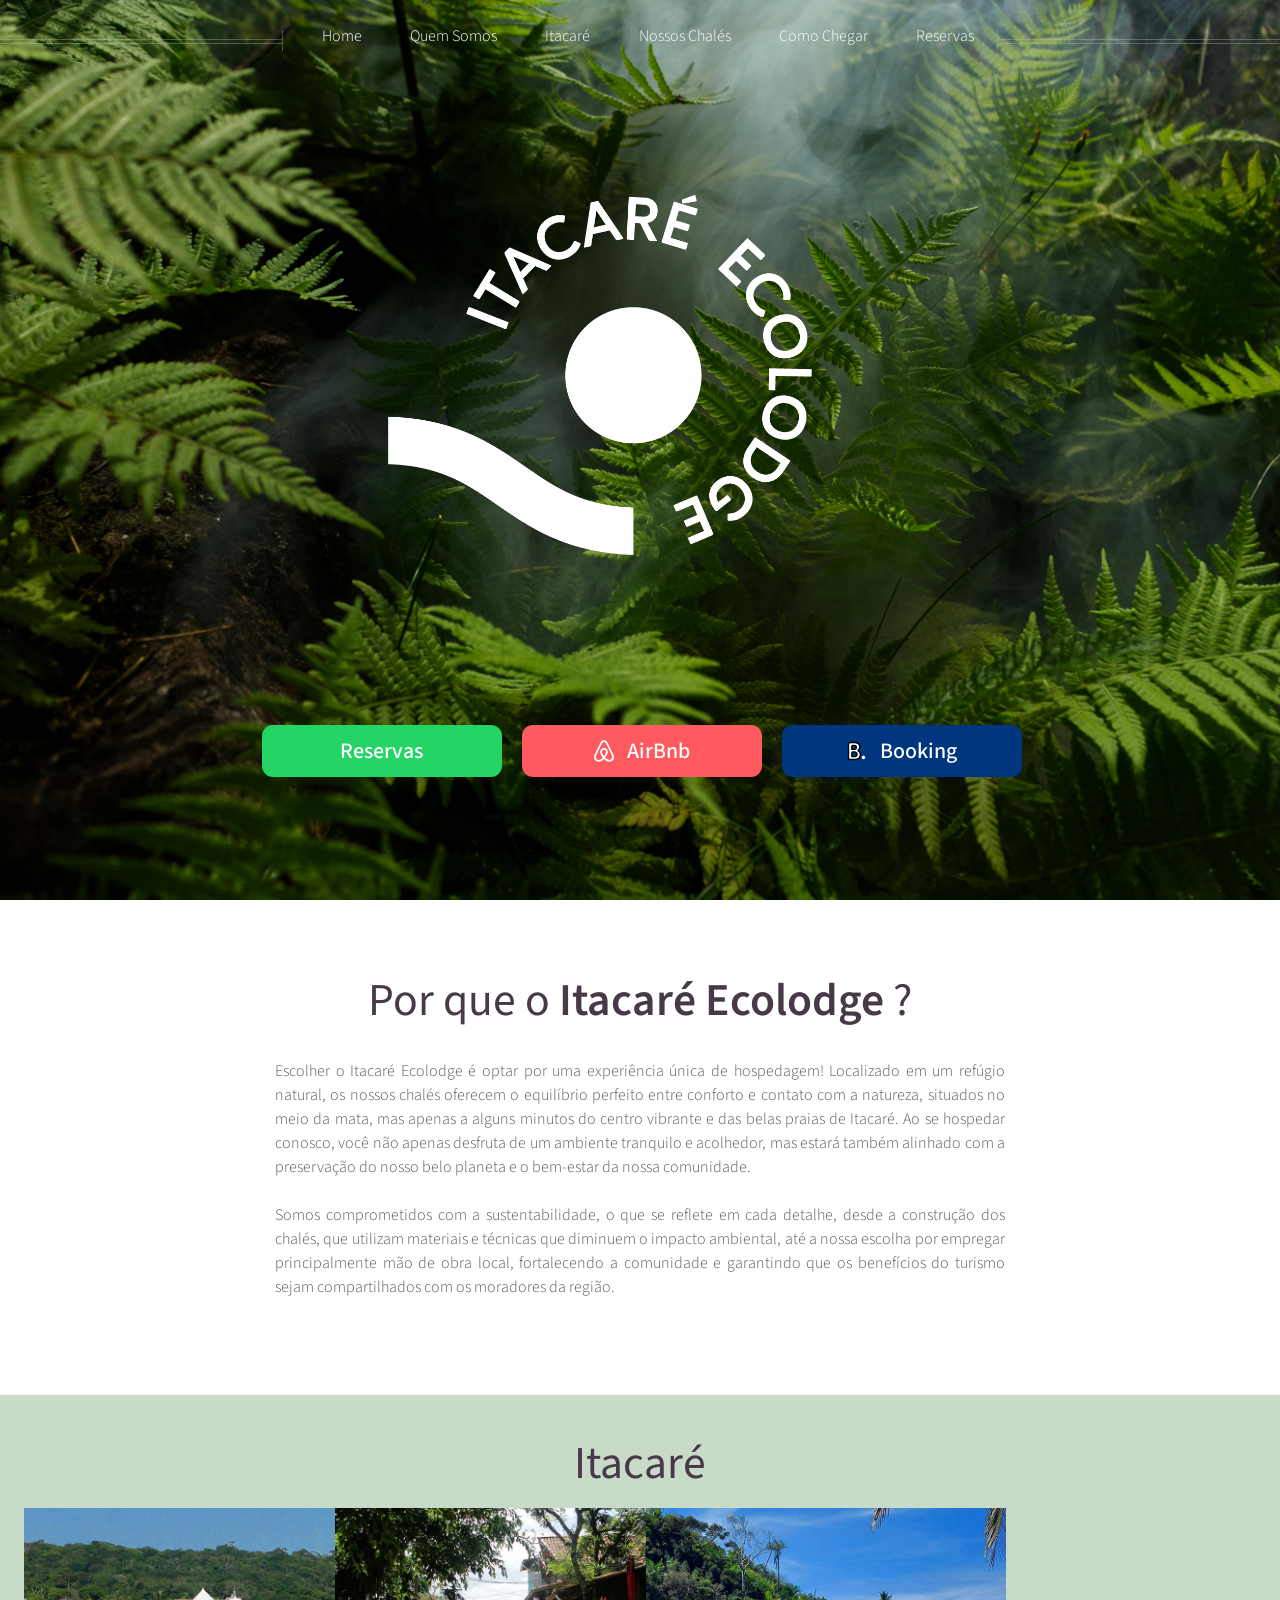
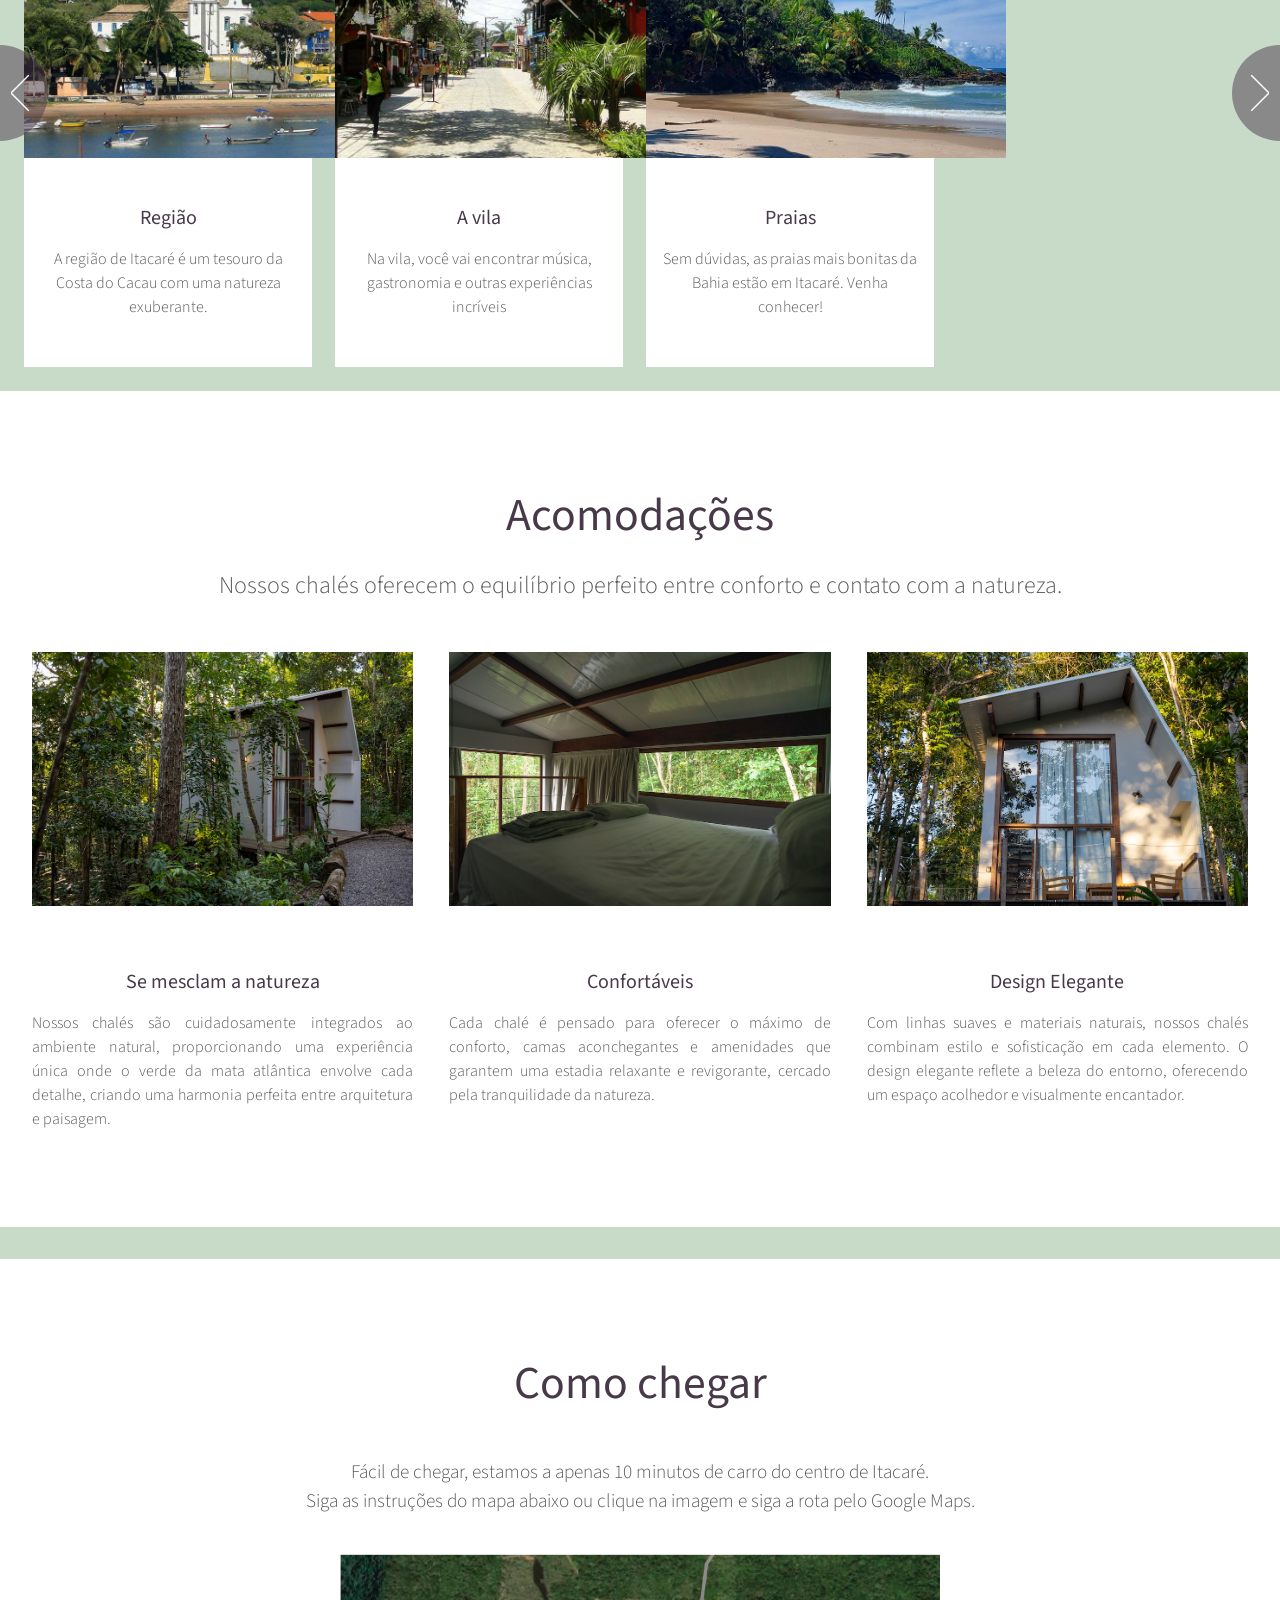
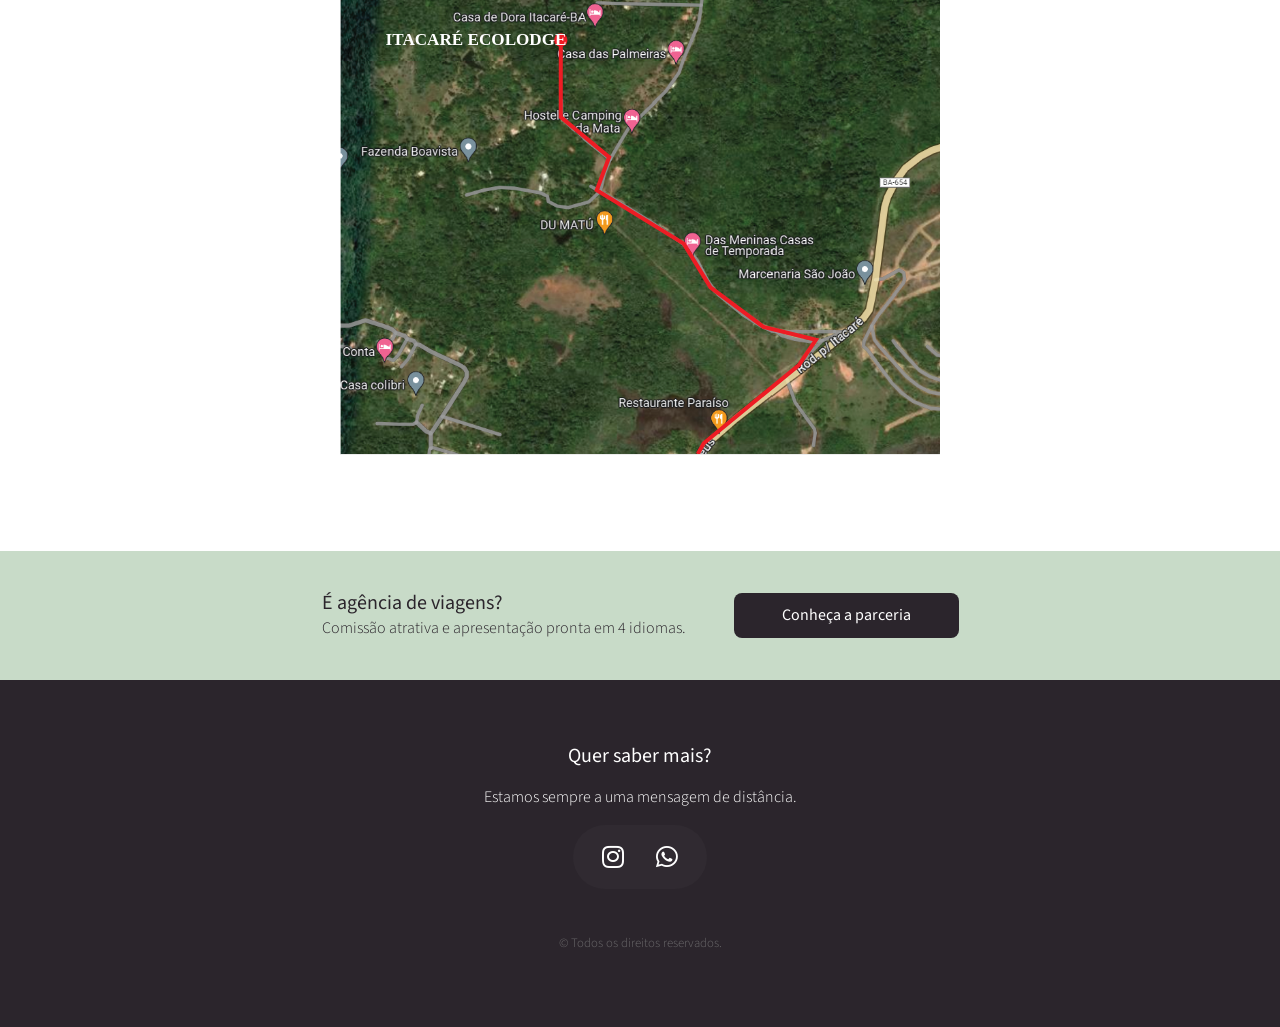
<file: index.html>
<!DOCTYPE HTML>
<!--
	Helios by HTML5 UP
	html5up.net | @ajlkn
	Free for personal and commercial use under the CCA 3.0 license (html5up.net/license)
-->
<html lang="pt-BR">
	<head>
		<meta charset="utf-8" />
    <meta name="viewport" content="width=device-width, initial-scale=1, user-scalable=no" />
    
    <!-- Title & SEO -->
    <title>Itacaré Ecolodge — Pousada na Mata Atlântica em Itacaré, Bahia</title>
    <meta name="description" content="Pousada com chalés na mata atlântica em Itacaré, Bahia. A 10 minutos do centro e das praias da Costa do Cacau. Reserve sua estadia em meio à natureza." />
    <meta name="keywords" content="Itacaré, Ecolodge, pousada Itacaré, chalés Itacaré, Bahia, Costa do Cacau, mata atlântica, praias, natureza, turismo sustentável" />
    <meta name="author" content="Itacaré Ecolodge" />
    <link rel="canonical" href="https://www.itacareecolodge.com.br/" />

    <!-- Open Graph -->
    <meta property="og:title" content="Itacaré Ecolodge — Pousada na Mata Atlântica em Itacaré, Bahia" />
    <meta property="og:description" content="Chalés na mata atlântica, a 10 minutos do centro e das praias mais lindas da Bahia." />
    <meta property="og:image" content="https://www.itacareecolodge.com.br/images/preview-image.jpg" />
    <meta property="og:image:alt" content="Chalé do Itacaré Ecolodge em meio à mata atlântica" />
    <meta property="og:url" content="https://www.itacareecolodge.com.br/" />
    <meta property="og:type" content="website" />
    <meta property="og:site_name" content="Itacaré Ecolodge" />
    <meta property="og:locale" content="pt_BR" />

    <!-- Twitter Card -->
    <meta name="twitter:card" content="summary_large_image" />
    <meta name="twitter:title" content="Itacaré Ecolodge — Pousada na Mata Atlântica em Itacaré, Bahia" />
    <meta name="twitter:description" content="Chalés na mata atlântica, a 10 minutos do centro e das praias mais lindas da Bahia." />
    <meta name="twitter:image" content="https://www.itacareecolodge.com.br/images/preview-image.jpg" />
    <meta name="twitter:image:alt" content="Chalé do Itacaré Ecolodge em meio à mata atlântica" />

    <!-- Structured data (schema.org LodgingBusiness) -->
    <script type="application/ld+json">
    {
      "@context": "https://schema.org",
      "@type": "LodgingBusiness",
      "name": "Itacaré Ecolodge",
      "description": "Pousada com chalés na mata atlântica em Itacaré, Bahia. A 10 minutos do centro e das praias da Costa do Cacau.",
      "url": "https://www.itacareecolodge.com.br/",
      "image": "https://www.itacareecolodge.com.br/images/preview-image.jpg",
      "logo": "https://www.itacareecolodge.com.br/images/logo.png",
      "telephone": "+55 73 99942-9945",
      "address": {
        "@type": "PostalAddress",
        "streetAddress": "Rod. BA-001 Ilhéus, Km 3 - Aderno",
        "addressLocality": "Itacaré",
        "addressRegion": "BA",
        "postalCode": "45530-000",
        "addressCountry": "BR"
      },
      "hasMap": "https://maps.app.goo.gl/SNUxs1BvnjAdcmV9A",
      "sameAs": [
        "https://www.instagram.com/itacareecolodge/",
        "https://www.facebook.com/people/Itacar%C3%A9-Ecolodge/61565877994978/",
        "https://www.airbnb.com/p/itacareecolodge",
        "https://www.booking.com/hotel/br/itacare-ecolodge.pt-br.html",
        "https://itaca.stays.net/pt/hotsite/686f6d6570616765686f7473"
      ]
    }
    </script>

    <!-- Favicon -->
    <link rel="icon" type="image/png" href="images/favicon.png">

    <!-- CSS -->
    <link rel="stylesheet" href="assets/css/main.css" />
    <noscript><link rel="stylesheet" href="assets/css/noscript.css" /></noscript>
	</head>
	<body class="homepage is-preload">
		<div id="page-wrapper">

			<!-- Header -->
				<div id="header">

					<!-- Inner -->
						<div class="inner">
							<header>
								<h1 style="position:absolute;width:1px;height:1px;padding:0;margin:-1px;overflow:hidden;clip:rect(0,0,0,0);white-space:nowrap;border:0;">Itacaré Ecolodge — Pousada na mata atlântica em Itacaré, Bahia</h1>
								<img src="images/logo.png" alt="Logotipo do Itacaré Ecolodge" class="main-logo">
								<!-- <h1><a href="index.html" id="logo">Itacaré Ecolodge</a></h1>
								<hr />
								<p>Seu lugar na selva, a minutos da cidade.</p> -->
								<div class="cta-block">
									<a href="https://itaca.stays.net/pt/hotsite/686f6d6570616765686f7473" class="button whatsapp" target="_blank">Reservas</a>
									<a href="https://www.airbnb.com/p/itacareecolodge" class="button airbnb" target="_blank"><img src="images/airbnb3.svg" alt="Airbnb" class="button-icon">AirBnb</a>
									<a href="https://www.booking.com/hotel/br/itacare-ecolodge.pt-br.html" class="button booking" target="_blank"><img src="images/booking2.svg" alt="Booking" class="button-icon">Booking</a>
									<!-- <a href="https://wa.me/5573999429945" class="button whatsapp" target="_blank"><img src="images/whatsapp.svg" alt="WhatsApp" class="button-icon">WhatsApp</a> -->
								</div>
							</header>
						</div>

					<!-- Nav -->
						<nav id="nav">
							<ul>
								<li><a href="index.html">Home</a></li>
								<li><a href="#banner">Quem Somos</a></li>
								<li><a href="#itacare">Itacaré</a></li>
								<li><a href="#features">Nossos Chalés</a></li>
								<li><a href="#como-chegar">Como Chegar</a></li>
								<li><a href="https://itaca.stays.net/pt/hotsite/686f6d6570616765686f7473" target="_blank">Reservas</a></li>
							</ul>
						</nav>

				</div>

			<!-- Banner -->
				<section id="banner">
					<header>
						<h2>Por que o <strong>Itacaré Ecolodge </strong>?</h2>
					</header>
					<p>
						Escolher o Itacaré Ecolodge é optar por uma experiência única de hospedagem! Localizado em um refúgio natural, os nossos chalés oferecem o equilíbrio perfeito entre conforto e contato com a natureza, situados no meio da mata, mas apenas a alguns minutos do centro vibrante e das belas praias de Itacaré. Ao se hospedar conosco, você não apenas desfruta de um ambiente tranquilo e acolhedor, mas estará também alinhado com a preservação do nosso belo planeta e o bem-estar da nossa comunidade.
					</p>
					<p>
						Somos comprometidos com a sustentabilidade, o que se reflete em cada detalhe, desde a construção dos chalés, que utilizam materiais e técnicas que diminuem o impacto ambiental, até a nossa escolha por empregar principalmente mão de obra local, fortalecendo a comunidade e garantindo que os benefícios do turismo sejam compartilhados com os moradores da região.
					</p>
				</section>

			<!-- Carousel -->
				<section class="carousel" id="itacare">
					<header>
						<h2>Itacaré</h2>
					</header>

					<div class="reel">

						<article>
							<div class="image featured"><img src="images/itacare1.jpg" alt="Vista aérea da região de Itacaré, na Costa do Cacau, Bahia" /></div>
							<header>
								<h3><a href="#">Região</a></h3>
							</header>
							<p>A região de Itacaré é um tesouro da Costa do Cacau com uma natureza exuberante.</p>
						</article>

						<article>
							<div class="image featured"><img src="images/centro-comercio.jpg" alt="Centro comercial e comércio da vila de Itacaré, Bahia" /></div>
							<header>
								<h3><a href="#">A vila</a></h3>
							</header>
							<p>Na vila, você vai encontrar música, gastronomia e outras experiências incríveis</p>
						</article>

						<article>
							<div class="image featured"><img src="images/praias.jpg" alt="Praia paradisíaca em Itacaré, com mar e mata atlântica" /></div>
							<header>
								<h3><a href="#">Praias</a></h3>
							</header>
							<p>Sem dúvidas, as praias mais bonitas da Bahia estão em Itacaré. Venha conhecer!</p>
						</article>

						<article>
							<div class="image featured"><img src="images/surf.jpg" alt="Surfista pegando onda em uma das praias de Itacaré" /></div>
							<header>
								<h3><a href="#">Esportes</a></h3>
							</header>
							<p>Paraíso do surf e de outros esportes de aventura, é destino dos amantes do mar.</p>
						</article>

						<article>
							<div class="image featured"><img src="images/itacare-food.jpg" alt="Prato da gastronomia local servido em Itacaré" /></div>
							<header>
								<h3><a href="#">Comidas</a></h3>
							</header>
							<p>Itacaré oferece o melhor da comida local e internacional em espaços aconchegantes.<br/></p>
						</article>

						<article>
							<div class="image featured"><img src="images/cachoeiras.jpg" alt="Cachoeira em meio à mata atlântica próxima a Itacaré" /></div>
							<header>
								<h3><a href="#">Aventura</a></h3>
							</header>
							<p>Trilhas e cachoeiras para curtir a natureza e se refrescar no paraíso tropical de Itacaré.</p>
						</article>

					</div>
				</section>

			<!-- Features -->
				<div class="wrapper style1" id="chales">

					<section id="features" class="container special">
						<header>
							<h2>Acomodações</h2>
							<p>Nossos chalés oferecem o equilíbrio perfeito entre conforto e contato com a natureza. </p>
						</header>
						<div class="row">
							<article class="col-4 col-12-mobile special">
								<a href="#" class="image featured"><img src="images/tiny-house-1.jpg" alt="Chalé tiny house do Itacaré Ecolodge integrado à mata atlântica" /></a>
								<header>
									<h3><a href="#">Se mesclam a natureza</a></h3>
								</header>
								<p>
									Nossos chalés são cuidadosamente integrados ao ambiente natural, proporcionando uma experiência única onde o verde da mata atlântica envolve cada detalhe, criando uma harmonia perfeita entre arquitetura e paisagem.
								</p>
							</article>
							<article class="col-4 col-12-mobile special">
								<a href="#" class="image featured"><img src="images/tiny-house-3.jpg" alt="Interior aconchegante de um chalé do Itacaré Ecolodge" /></a>
								<header>
									<h3><a href="#">Confortáveis</a></h3>
								</header>
								<p>
									Cada chalé é pensado para oferecer o máximo de conforto, camas aconchegantes e amenidades que garantem uma estadia relaxante e revigorante, cercado pela tranquilidade da natureza.
								</p>
							</article>
							<article class="col-4 col-12-mobile special">
								<a href="#" class="image featured"><img src="images/tiny-house-0.jpg" alt="Design elegante de um chalé tiny house do Itacaré Ecolodge" /></a>
								<header>
									<h3><a href="#">Design Elegante</a></h3>
								</header>
								<p>
									Com linhas suaves e materiais naturais, nossos chalés combinam estilo e sofisticação em cada elemento. O design elegante reflete a beleza do entorno, oferecendo um espaço acolhedor e visualmente encantador.
								</p>
							</article>
						</div>
					</section>

				</div>

			<!-- Location -->
			<div class="wrapper style1">
				<section id="como-chegar" class="container special">
						<header>
								<h2>Como chegar</h2>
								<p>Fácil de chegar, estamos a apenas 10 minutos de carro do centro de Itacaré. <br/>
									Siga as instruções do mapa abaixo ou clique na imagem e siga a rota pelo Google Maps.</p>
						</header>

						<div class="map-container">
							<a href="https://maps.app.goo.gl/SNUxs1BvnjAdcmV9A" target="_blank">
								<img src="images/mapa.svg" alt="Mapa com a rota de chegada ao Itacaré Ecolodge a partir do centro de Itacaré">
							</a>
								<!-- <iframe src="https://www.google.com/maps/embed?pb=!1m18!1m12!1m3!1d3866.370432568788!2d-39.00153969078532!3d-14.289896749607909!2m3!1f0!2f0!3f0!3m2!1i1024!2i768!4f13.1!3m3!1m2!1s0x739356f5602dce7%3A0xaf91d2b11887c6!2sModerna%20Jungle%20Villa%20e%20piscina!5e0!3m2!1sen!2ses!4v1719931146220!5m2!1sen!2ses" style="border:0;" allowfullscreen="" loading="lazy" referrerpolicy="no-referrer-when-downgrade"></iframe> -->
						</div>
				</section>
			</div>

			<!-- Stay with us-->
			<!-- <div class="wrapper style1">
				<section id="reservas" class="container special">
					<header>
							<h2>Reservas</h2>
							<p>Venha se hospedar com a gente!</p>
					</header>					
					<div class="cta-block">
						<a href="https://www.airbnb.com.br/rooms/1299977691478190947?guests=1&adults=1&s=67&unique_share_id=3fc18589-d7d4-4914-b47b-d7b5cb65d932" class="button airbnb" target="_blank"><img src="images/airbnb3.svg" alt="Booking" class="button-icon">AirBnb</a>
						<a href="https://www.booking.com/hotel/br/itacare-ecolodge.pt-br.html" class="button booking" target="_blank"><img src="images/booking2.svg" alt="Booking" class="button-icon">Booking</a>
						<a href="https://wa.me/5573999429945" class="button whatsapp" target="_blank"><img src="images/whatsapp.svg" alt="WhatsApp" class="button-icon">WhatsApp</a>
					</div>
				</section>
			</div> -->

			<!-- Partner strip -->
				<section class="partner-strip">
					<div class="partner-strip-text">
						<h3>É agência de viagens?</h3>
						<p>Comissão atrativa e apresentação pronta em 4 idiomas.</p>
					</div>
					<a href="parceiros/" class="button">Conheça a parceria</a>
				</section>

			<!-- Footer -->
				<div id="footer">
					<div class="container">
						<div class="row">
							<div class="col-12">

								<!-- Contact -->
									<section class="contact">
										<header>
										<h3>Quer saber mais?</h3>
										</header>
										<p>Estamos sempre a uma mensagem de distância.</p>
										<ul class="icons">
											<li><a href="https://www.instagram.com/itacareecolodge/" target="_blank" class="icon brands fa-instagram"><span class="label">Instagram</span></a></li>
											<li><a href="https://wa.me/5573999429945" target="_blank" class="icon brands fa-whatsapp"><span class="label">WhatsApp</span></a></li>
										</ul>
									</section>

								<!-- Copyright -->
									<div class="copyright">
										<ul class="menu">
											<li>&copy; Todos os direitos reservados.</li>
										</ul>
									</div>
							</div>

						</div>
					</div>
				</div>

		</div>

		<!-- Scripts -->
			<script src="assets/js/jquery.min.js"></script>
			<script src="assets/js/jquery.dropotron.min.js"></script>
			<script src="assets/js/jquery.scrolly.min.js"></script>
			<script src="assets/js/jquery.scrollex.min.js"></script>
			<script src="assets/js/browser.min.js"></script>
			<script src="assets/js/breakpoints.min.js"></script>
			<script src="assets/js/util.js"></script>
			<script src="assets/js/main.js"></script>

	</body>
</html>
</file>
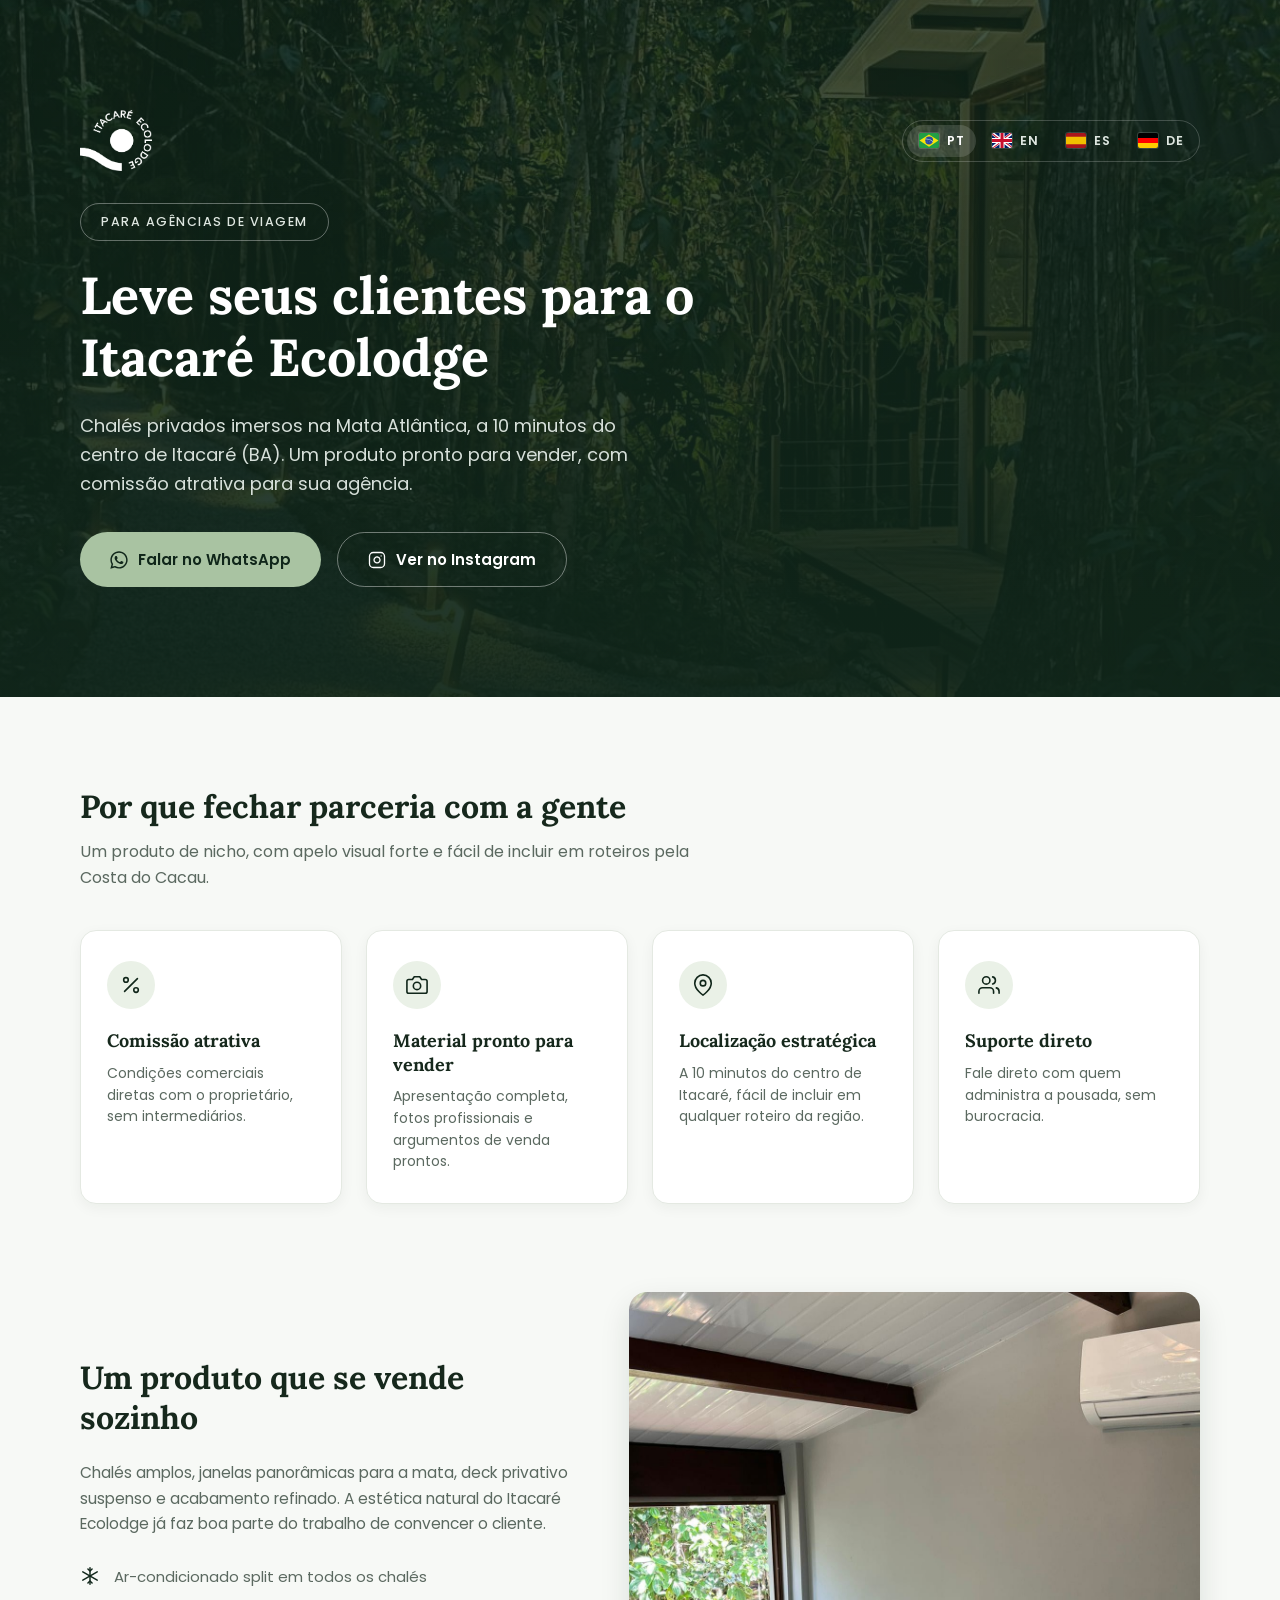
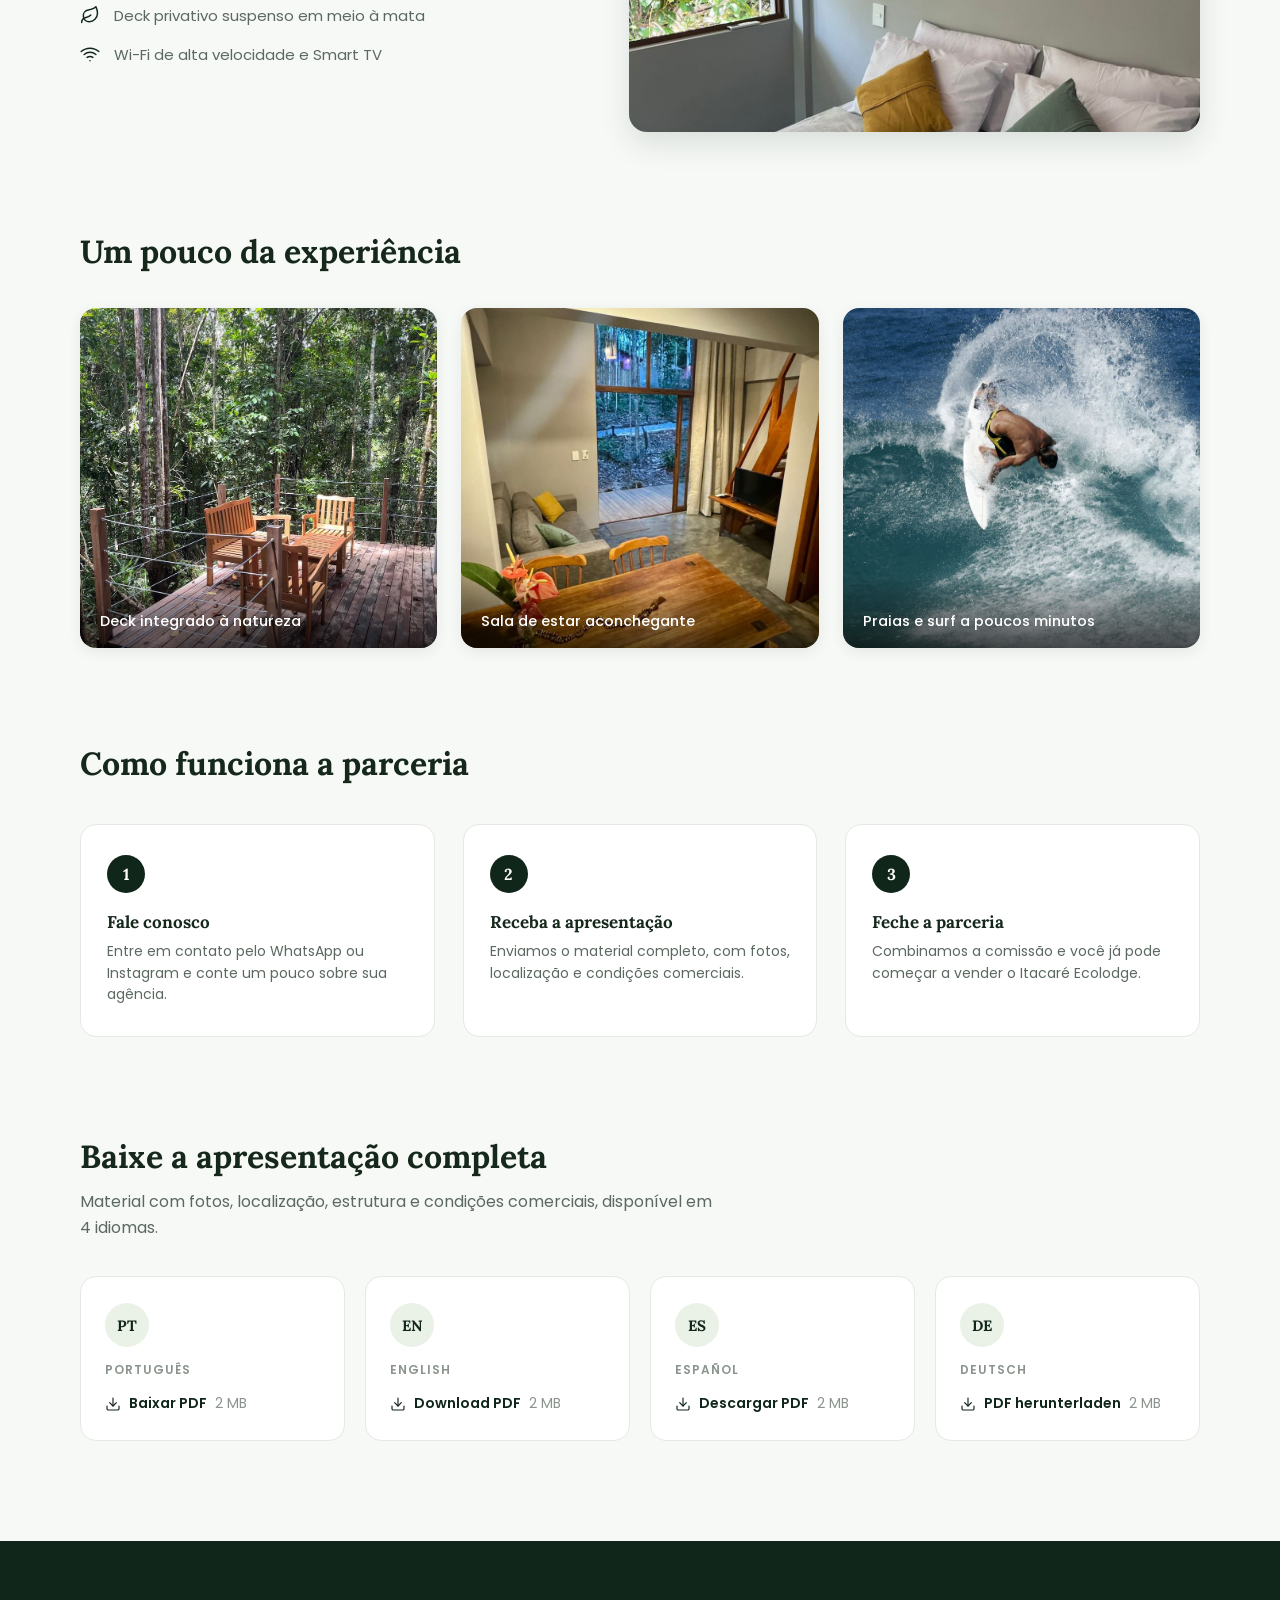
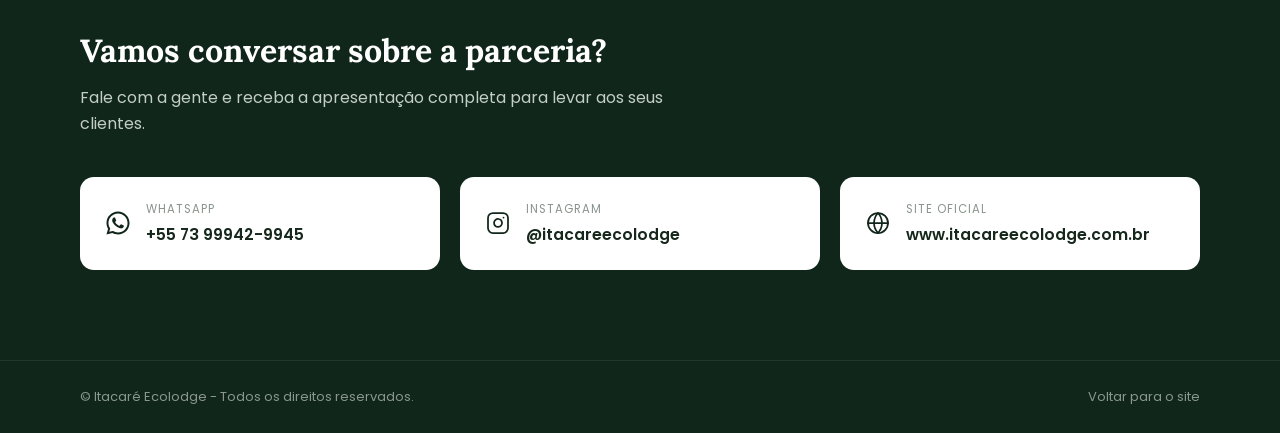
<file: parceiros/index.html>
<!DOCTYPE html>
<!-- Arquivo gerado por parceiros/_src/build.py. Edite _src/template.html ou _src/strings.py e rode o build. -->
<html lang="pt-BR">
<head>
	<meta charset="utf-8" />
	<meta name="viewport" content="width=device-width, initial-scale=1" />

	<!-- Title & SEO -->
	<title>Parceria para agências de viagem | Itacaré Ecolodge</title>
	<meta name="description" content="Parceria B2B para agências de viagem: chalés privados na Mata Atlântica, a 10 minutos do centro de Itacaré (BA), com comissão atrativa e apresentação pronta em 4 idiomas." />
	<meta name="author" content="Itacaré Ecolodge" />
	<link rel="canonical" href="https://www.itacareecolodge.com.br/parceiros/" />
	<link rel="alternate" hreflang="pt-BR" href="https://www.itacareecolodge.com.br/parceiros/" />
	<link rel="alternate" hreflang="en" href="https://www.itacareecolodge.com.br/parceiros/en/" />
	<link rel="alternate" hreflang="es" href="https://www.itacareecolodge.com.br/parceiros/es/" />
	<link rel="alternate" hreflang="de" href="https://www.itacareecolodge.com.br/parceiros/de/" />
	<link rel="alternate" hreflang="x-default" href="https://www.itacareecolodge.com.br/parceiros/" />

	<!-- Open Graph -->
	<meta property="og:title" content="Leve seus clientes para o Itacaré Ecolodge" />
	<meta property="og:description" content="Parceria para agências de viagem: chalés na Mata Atlântica em Itacaré (BA), comissão atrativa e apresentação pronta em 4 idiomas." />
	<meta property="og:image" content="https://www.itacareecolodge.com.br/parceiros/images/preview-parceiros.jpg" />
	<meta property="og:image:width" content="1200" />
	<meta property="og:image:height" content="630" />
	<meta property="og:image:alt" content="Deck privativo de um chalé do Itacaré Ecolodge em meio à Mata Atlântica" />
	<meta property="og:url" content="https://www.itacareecolodge.com.br/parceiros/" />
	<meta property="og:type" content="website" />
	<meta property="og:site_name" content="Itacaré Ecolodge" />
	<meta property="og:locale" content="pt_BR" />
	<meta property="og:locale:alternate" content="en_US" />
	<meta property="og:locale:alternate" content="es_ES" />
	<meta property="og:locale:alternate" content="de_DE" />

	<!-- Twitter Card -->
	<meta name="twitter:card" content="summary_large_image" />
	<meta name="twitter:title" content="Leve seus clientes para o Itacaré Ecolodge" />
	<meta name="twitter:description" content="Parceria para agências de viagem: chalés na Mata Atlântica em Itacaré (BA), comissão atrativa e apresentação pronta em 4 idiomas." />
	<meta name="twitter:image" content="https://www.itacareecolodge.com.br/parceiros/images/preview-parceiros.jpg" />
	<meta name="twitter:image:alt" content="Deck privativo de um chalé do Itacaré Ecolodge em meio à Mata Atlântica" />

	<!-- Favicon -->
	<link rel="icon" type="image/png" href="../images/favicon.png" />

	<!-- Fonts & styles -->
	<link rel="preconnect" href="https://fonts.googleapis.com" />
	<link rel="preconnect" href="https://fonts.gstatic.com" crossorigin />
	<link rel="stylesheet" href="https://fonts.googleapis.com/css2?family=Lora:wght@700&amp;family=Poppins:wght@400;500;600&amp;display=swap" />
	<link rel="stylesheet" href="parceiros.css" />
</head>
<body>

	<!-- Icon sprite -->
	<svg width="0" height="0" style="position:absolute" aria-hidden="true" focusable="false">
		<symbol id="i-whatsapp" viewBox="62 62 332 332">
			<path d="M68.494,387.41l22.323-79.284c-14.355-24.387-21.913-52.134-21.913-80.638 c0-87.765,71.402-159.167,159.167-159.167s159.166,71.402,159.166,159.167c0,87.765-71.401,159.167-159.166,159.167 c-27.347,0-54.125-7-77.814-20.292L68.494,387.41z M154.437,337.406l4.872,2.975c20.654,12.609,44.432,19.274,68.762,19.274 c72.877,0,132.166-59.29,132.166-132.167S300.948,95.321,228.071,95.321S95.904,154.611,95.904,227.488 c0,25.393,7.217,50.052,20.869,71.311l3.281,5.109l-12.855,45.658L154.437,337.406z"/>
			<path d="M183.359,153.407l-10.328-0.563c-3.244-0.177-6.426,0.907-8.878,3.037 c-5.007,4.348-13.013,12.754-15.472,23.708c-3.667,16.333,2,36.333,16.667,56.333c14.667,20,42,52,90.333,65.667 c15.575,4.404,27.827,1.435,37.28-4.612c7.487-4.789,12.648-12.476,14.508-21.166l1.649-7.702c0.524-2.448-0.719-4.932-2.993-5.980 l-34.905-16.089c-2.266-1.044-4.953-0.384-6.477,1.591l-13.703,17.764c-1.035,1.342-2.807,1.874-4.407,1.312 c-9.384-3.298-40.818-16.463-58.066-49.687c-0.748-1.441-0.562-3.19,0.499-4.419l13.096-15.15 c1.338-1.547,1.676-3.722,0.872-5.602l-15.046-35.201C187.187,154.774,185.392,153.518,183.359,153.407z"/>
		</symbol>
		<symbol id="i-instagram" viewBox="0 0 24 24"><rect x="2" y="2" width="20" height="20" rx="5"/><path d="M16 11.37A4 4 0 1 1 12.63 8 4 4 0 0 1 16 11.37z"/><line x1="17.5" y1="6.5" x2="17.51" y2="6.5"/></symbol>
		<symbol id="i-globe" viewBox="0 0 24 24"><circle cx="12" cy="12" r="10"/><line x1="2" y1="12" x2="22" y2="12"/><path d="M12 2a15.3 15.3 0 0 1 4 10 15.3 15.3 0 0 1-4 10 15.3 15.3 0 0 1-4-10 15.3 15.3 0 0 1 4-10z"/></symbol>
		<symbol id="i-percent" viewBox="0 0 24 24"><line x1="19" y1="5" x2="5" y2="19"/><circle cx="6.5" cy="6.5" r="2.5"/><circle cx="17.5" cy="17.5" r="2.5"/></symbol>
		<symbol id="i-camera" viewBox="0 0 24 24"><path d="M23 19a2 2 0 0 1-2 2H3a2 2 0 0 1-2-2V8a2 2 0 0 1 2-2h4l2-3h6l2 3h4a2 2 0 0 1 2 2z"/><circle cx="12" cy="13" r="4"/></symbol>
		<symbol id="i-pin" viewBox="0 0 24 24"><path d="M21 10c0 7-9 13-9 13s-9-6-9-13a9 9 0 0 1 18 0z"/><circle cx="12" cy="10" r="3"/></symbol>
		<symbol id="i-users" viewBox="0 0 24 24"><path d="M17 21v-2a4 4 0 0 0-4-4H5a4 4 0 0 0-4 4v2"/><circle cx="9" cy="7" r="4"/><path d="M23 21v-2a4 4 0 0 0-3-3.87"/><path d="M16 3.13a4 4 0 0 1 0 7.75"/></symbol>
		<symbol id="i-snow" viewBox="0 0 24 24"><line x1="12" y1="2" x2="12" y2="22"/><line x1="3.34" y1="7" x2="20.66" y2="17"/><line x1="3.34" y1="17" x2="20.66" y2="7"/><polyline points="9.5 3.5 12 6 14.5 3.5"/><polyline points="9.5 20.5 12 18 14.5 20.5"/></symbol>
		<symbol id="i-leaf" viewBox="0 0 24 24"><path d="M11 20A7 7 0 0 1 9.8 6.1C15.5 5 17 4.48 19 2c1 2 2 4.18 2 8 0 5.5-4.78 10-10 10Z"/><path d="M2 21c0-3 1.85-5.36 5.08-6C9.5 14.52 12 13 13 12"/></symbol>
		<symbol id="i-wifi" viewBox="0 0 24 24"><path d="M5 12.55a11 11 0 0 1 14.08 0"/><path d="M1.42 9a16 16 0 0 1 21.16 0"/><path d="M8.53 16.11a6 6 0 0 1 6.95 0"/><line x1="12" y1="20" x2="12.01" y2="20"/></symbol>
		<symbol id="i-download" viewBox="0 0 24 24"><path d="M21 15v4a2 2 0 0 1-2 2H5a2 2 0 0 1-2-2v-4"/><polyline points="7 10 12 15 17 10"/><line x1="12" y1="15" x2="12" y2="3"/></symbol>
	</svg>

	<!-- Hero -->
	<header class="hero">
		<div class="container">
			<div class="hero-top">
				<a href="https://www.itacareecolodge.com.br/" aria-label="Itacaré Ecolodge - site oficial">
					<img class="hero-logo" src="../images/logo.png" alt="Logotipo do Itacaré Ecolodge" width="88" height="75" />
				</a>
				<nav class="lang-switch" aria-label="Idioma">
				<ul>
					<li><a href="./" hreflang="pt-BR" lang="pt-BR" aria-current="page"><img src="images/flags/br.svg" alt="" width="20" height="15" /><span class="lang-switch-code" aria-hidden="true">PT</span><span class="visually-hidden">Português</span></a></li>
					<li><a href="en/" hreflang="en" lang="en"><img src="images/flags/gb.svg" alt="" width="20" height="15" /><span class="lang-switch-code" aria-hidden="true">EN</span><span class="visually-hidden">English</span></a></li>
					<li><a href="es/" hreflang="es" lang="es"><img src="images/flags/es.svg" alt="" width="20" height="15" /><span class="lang-switch-code" aria-hidden="true">ES</span><span class="visually-hidden">Español</span></a></li>
					<li><a href="de/" hreflang="de" lang="de"><img src="images/flags/de.svg" alt="" width="20" height="15" /><span class="lang-switch-code" aria-hidden="true">DE</span><span class="visually-hidden">Deutsch</span></a></li>
				</ul>
			</nav>
			</div>
			<span class="eyebrow">Para agências de viagem</span>
			<h1>Leve seus clientes para o Itacaré Ecolodge</h1>
			<p class="hero-lead">Chalés privados imersos na Mata Atlântica, a 10 minutos do centro de Itacaré (BA). Um produto pronto para vender, com comissão atrativa para sua agência.</p>
			<div class="hero-actions">
				<a class="btn btn-primary" href="https://wa.me/5573999429945?text=Ol%C3%A1!%20Tenho%20interesse%20em%20conhecer%20a%20parceria%20B2B%20do%20Itacar%C3%A9%20Ecolodge." target="_blank" rel="noopener">
					<svg class="icon icon-fill" aria-hidden="true"><use href="#i-whatsapp"/></svg>
					Falar no WhatsApp
				</a>
				<a class="btn btn-outline" href="https://www.instagram.com/itacareecolodge/" target="_blank" rel="noopener">
					<svg class="icon" aria-hidden="true"><use href="#i-instagram"/></svg>
					Ver no Instagram
				</a>
			</div>
		</div>
	</header>

	<main>

		<!-- Por que fechar parceria -->
		<section class="section values">
			<div class="container">
				<h2 class="section-title">Por que fechar parceria com a gente</h2>
				<p class="section-lead">Um produto de nicho, com apelo visual forte e fácil de incluir em roteiros pela Costa do Cacau.</p>
				<div class="grid grid-4">
					<div class="value-card">
						<div class="value-icon"><svg class="icon" aria-hidden="true"><use href="#i-percent"/></svg></div>
						<h3>Comissão atrativa</h3>
						<p>Condições comerciais diretas com o proprietário, sem intermediários.</p>
					</div>
					<div class="value-card">
						<div class="value-icon"><svg class="icon" aria-hidden="true"><use href="#i-camera"/></svg></div>
						<h3>Material pronto para vender</h3>
						<p>Apresentação completa, fotos profissionais e argumentos de venda prontos.</p>
					</div>
					<div class="value-card">
						<div class="value-icon"><svg class="icon" aria-hidden="true"><use href="#i-pin"/></svg></div>
						<h3>Localização estratégica</h3>
						<p>A 10 minutos do centro de Itacaré, fácil de incluir em qualquer roteiro da região.</p>
					</div>
					<div class="value-card">
						<div class="value-icon"><svg class="icon" aria-hidden="true"><use href="#i-users"/></svg></div>
						<h3>Suporte direto</h3>
						<p>Fale direto com quem administra a pousada, sem burocracia.</p>
					</div>
				</div>
			</div>
		</section>

		<!-- Produto -->
		<section class="section product">
			<div class="container">
				<div class="product-text">
					<h2 class="section-title">Um produto que se vende sozinho</h2>
					<p>Chalés amplos, janelas panorâmicas para a mata, deck privativo suspenso e acabamento refinado. A estética natural do Itacaré Ecolodge já faz boa parte do trabalho de convencer o cliente.</p>
					<ul class="amenities">
						<li><svg class="icon" aria-hidden="true"><use href="#i-snow"/></svg>Ar-condicionado split em todos os chalés</li>
						<li><svg class="icon" aria-hidden="true"><use href="#i-leaf"/></svg>Deck privativo suspenso em meio à mata</li>
						<li><svg class="icon" aria-hidden="true"><use href="#i-wifi"/></svg>Wi-Fi de alta velocidade e Smart TV</li>
					</ul>
				</div>
				<div class="product-image">
					<img src="images/quarto.jpg" alt="Quarto de um chalé do Itacaré Ecolodge com cama de casal, ar-condicionado e janela para a mata" width="1200" height="1600" loading="lazy" />
				</div>
			</div>
		</section>

		<!-- Galeria -->
		<section class="section gallery">
			<div class="container">
				<h2 class="section-title">Um pouco da experiência</h2>
				<div class="grid grid-3">
					<figure class="gallery-item">
						<img src="images/deck.jpg" alt="Deck de madeira com mesa e cadeiras suspenso entre as árvores da Mata Atlântica" width="900" height="1099" loading="lazy" />
						<figcaption>Deck integrado à natureza</figcaption>
					</figure>
					<figure class="gallery-item">
						<img src="images/sala.jpg" alt="Sala de estar do chalé com sofá, mesa de madeira e porta de vidro para a mata" width="900" height="1200" loading="lazy" />
						<figcaption>Sala de estar aconchegante</figcaption>
					</figure>
					<figure class="gallery-item">
						<img src="images/surf.jpg" alt="Surfista fazendo uma manobra em uma onda no mar de Itacaré" width="1200" height="800" loading="lazy" />
						<figcaption>Praias e surf a poucos minutos</figcaption>
					</figure>
				</div>
			</div>
		</section>

		<!-- Como funciona -->
		<section class="section steps">
			<div class="container">
				<h2 class="section-title">Como funciona a parceria</h2>
				<ol class="grid grid-3">
					<li class="step-card">
						<div class="step-num" aria-hidden="true">1</div>
						<h3>Fale conosco</h3>
						<p>Entre em contato pelo WhatsApp ou Instagram e conte um pouco sobre sua agência.</p>
					</li>
					<li class="step-card">
						<div class="step-num" aria-hidden="true">2</div>
						<h3>Receba a apresentação</h3>
						<p>Enviamos o material completo, com fotos, localização e condições comerciais.</p>
					</li>
					<li class="step-card">
						<div class="step-num" aria-hidden="true">3</div>
						<h3>Feche a parceria</h3>
						<p>Combinamos a comissão e você já pode começar a vender o Itacaré Ecolodge.</p>
					</li>
				</ol>
			</div>
		</section>

		<!-- Apresentação -->
		<section class="section downloads" id="apresentacao">
			<div class="container">
				<h2 class="section-title">Baixe a apresentação completa</h2>
				<p class="section-lead">Material com fotos, localização, estrutura e condições comerciais, disponível em 4 idiomas.</p>
				<div class="grid grid-4">
					<a class="download-card" href="apresentacao/itacare-ecolodge-apresentacao-pt.pdf" download hreflang="pt-BR">
						<span class="lang-code" aria-hidden="true">PT</span>
						<span class="dl-text">
							<span class="lang" lang="pt-BR">Português</span>
							<span class="dl-btn" lang="pt-BR"><svg class="icon" aria-hidden="true"><use href="#i-download"/></svg>Baixar PDF <span class="dl-size">2 MB</span></span>
						</span>
					</a>
					<a class="download-card" href="apresentacao/itacare-ecolodge-apresentacao-en.pdf" download hreflang="en">
						<span class="lang-code" aria-hidden="true">EN</span>
						<span class="dl-text">
							<span class="lang" lang="en">English</span>
							<span class="dl-btn" lang="en"><svg class="icon" aria-hidden="true"><use href="#i-download"/></svg>Download PDF <span class="dl-size">2 MB</span></span>
						</span>
					</a>
					<a class="download-card" href="apresentacao/itacare-ecolodge-apresentacao-es.pdf" download hreflang="es">
						<span class="lang-code" aria-hidden="true">ES</span>
						<span class="dl-text">
							<span class="lang" lang="es">Español</span>
							<span class="dl-btn" lang="es"><svg class="icon" aria-hidden="true"><use href="#i-download"/></svg>Descargar PDF <span class="dl-size">2 MB</span></span>
						</span>
					</a>
					<a class="download-card" href="apresentacao/itacare-ecolodge-apresentacao-de.pdf" download hreflang="de">
						<span class="lang-code" aria-hidden="true">DE</span>
						<span class="dl-text">
							<span class="lang" lang="de">Deutsch</span>
							<span class="dl-btn" lang="de"><svg class="icon" aria-hidden="true"><use href="#i-download"/></svg>PDF herunterladen <span class="dl-size">2 MB</span></span>
						</span>
					</a>
				</div>
			</div>
		</section>

		<!-- Contato -->
		<section class="contact" id="contato">
			<div class="container">
				<div class="contact-intro">
					<h2>Vamos conversar sobre a parceria?</h2>
					<p>Fale com a gente e receba a apresentação completa para levar aos seus clientes.</p>
				</div>
				<div class="grid grid-3">
					<a class="contact-card" href="https://wa.me/5573999429945?text=Ol%C3%A1!%20Tenho%20interesse%20em%20conhecer%20a%20parceria%20B2B%20do%20Itacar%C3%A9%20Ecolodge." target="_blank" rel="noopener">
						<svg class="icon icon-fill" aria-hidden="true"><use href="#i-whatsapp"/></svg>
						<div>
							<div class="label">WhatsApp</div>
							<div class="value">+55 73 99942-9945</div>
						</div>
					</a>
					<a class="contact-card" href="https://www.instagram.com/itacareecolodge/" target="_blank" rel="noopener">
						<svg class="icon" aria-hidden="true"><use href="#i-instagram"/></svg>
						<div>
							<div class="label">Instagram</div>
							<div class="value">@itacareecolodge</div>
						</div>
					</a>
					<a class="contact-card" href="https://www.itacareecolodge.com.br/">
						<svg class="icon" aria-hidden="true"><use href="#i-globe"/></svg>
						<div>
							<div class="label">Site oficial</div>
							<div class="value">www.itacareecolodge.com.br</div>
						</div>
					</a>
				</div>
			</div>
		</section>

	</main>

	<footer class="footer">
		<div class="container">
			<p>&copy; Itacaré Ecolodge - Todos os direitos reservados.</p>
			<a href="https://www.itacareecolodge.com.br/">Voltar para o site</a>
		</div>
	</footer>

</body>
</html>
</file>
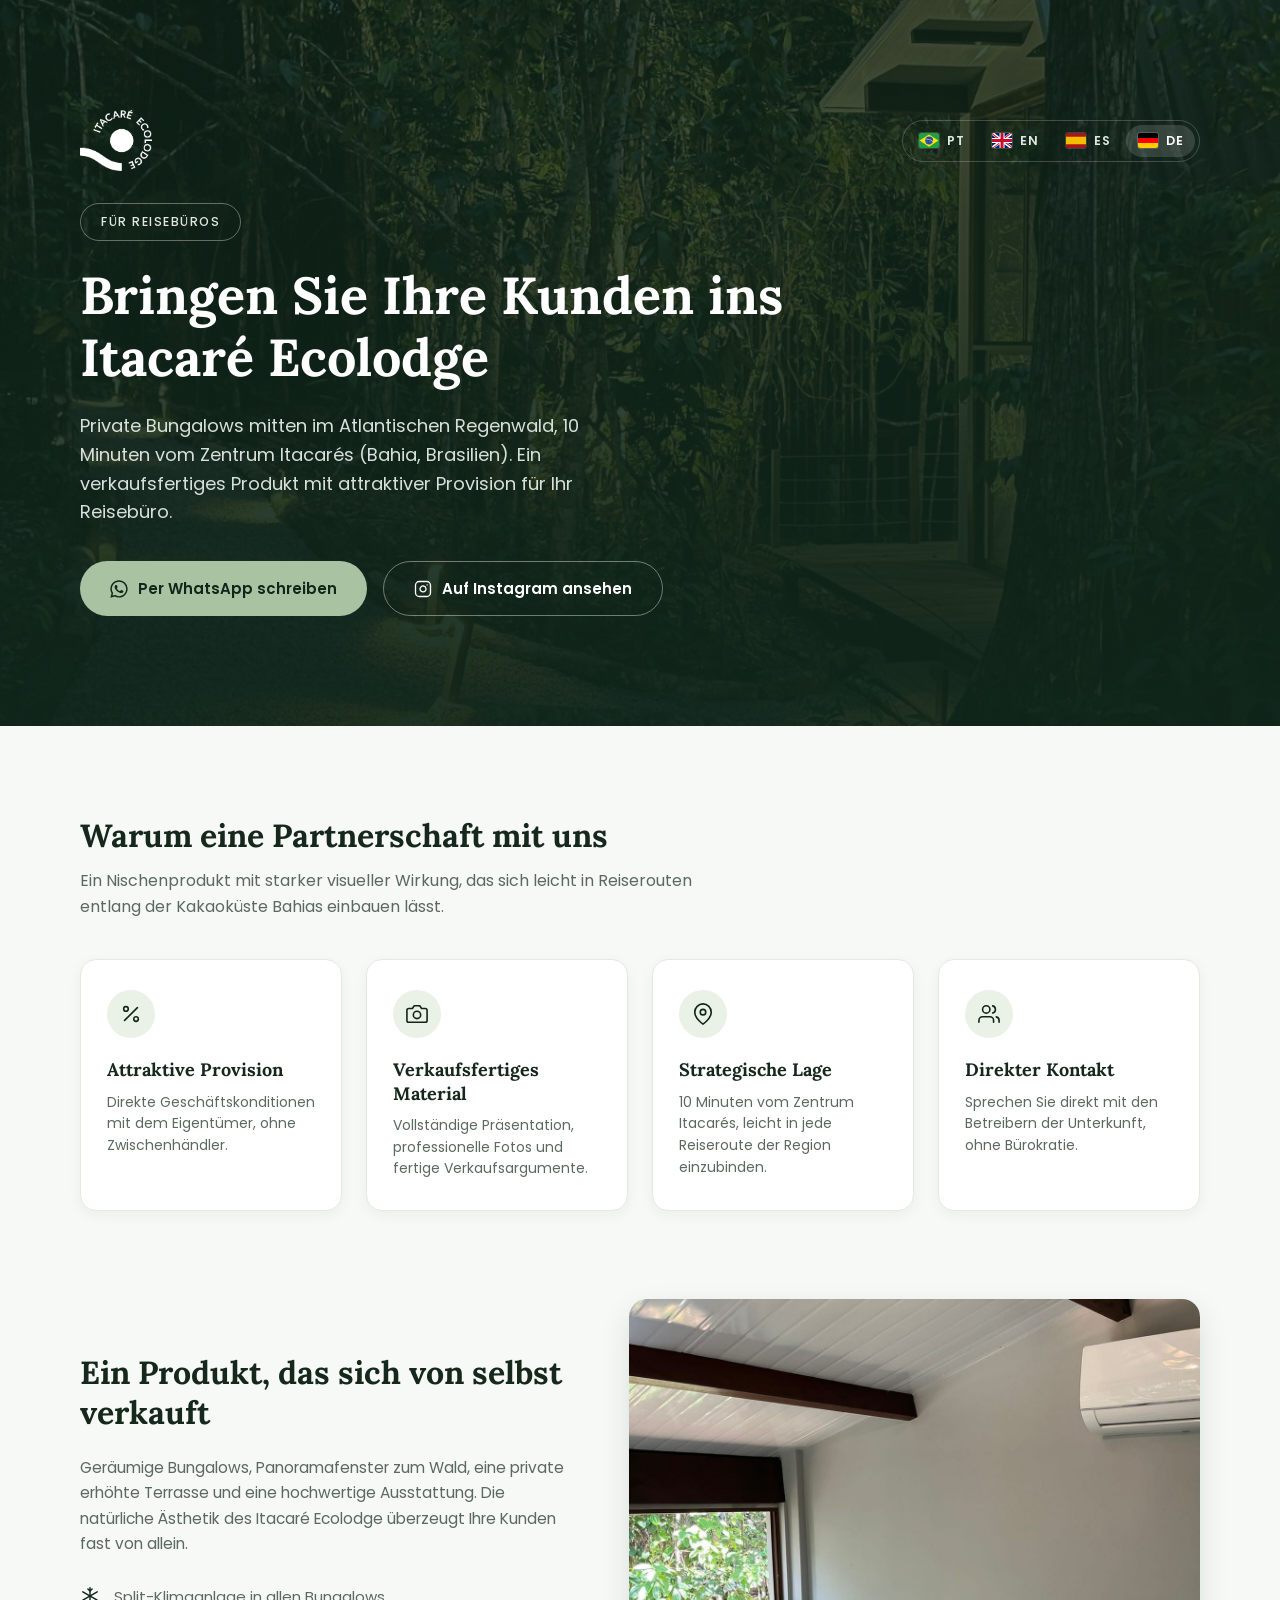
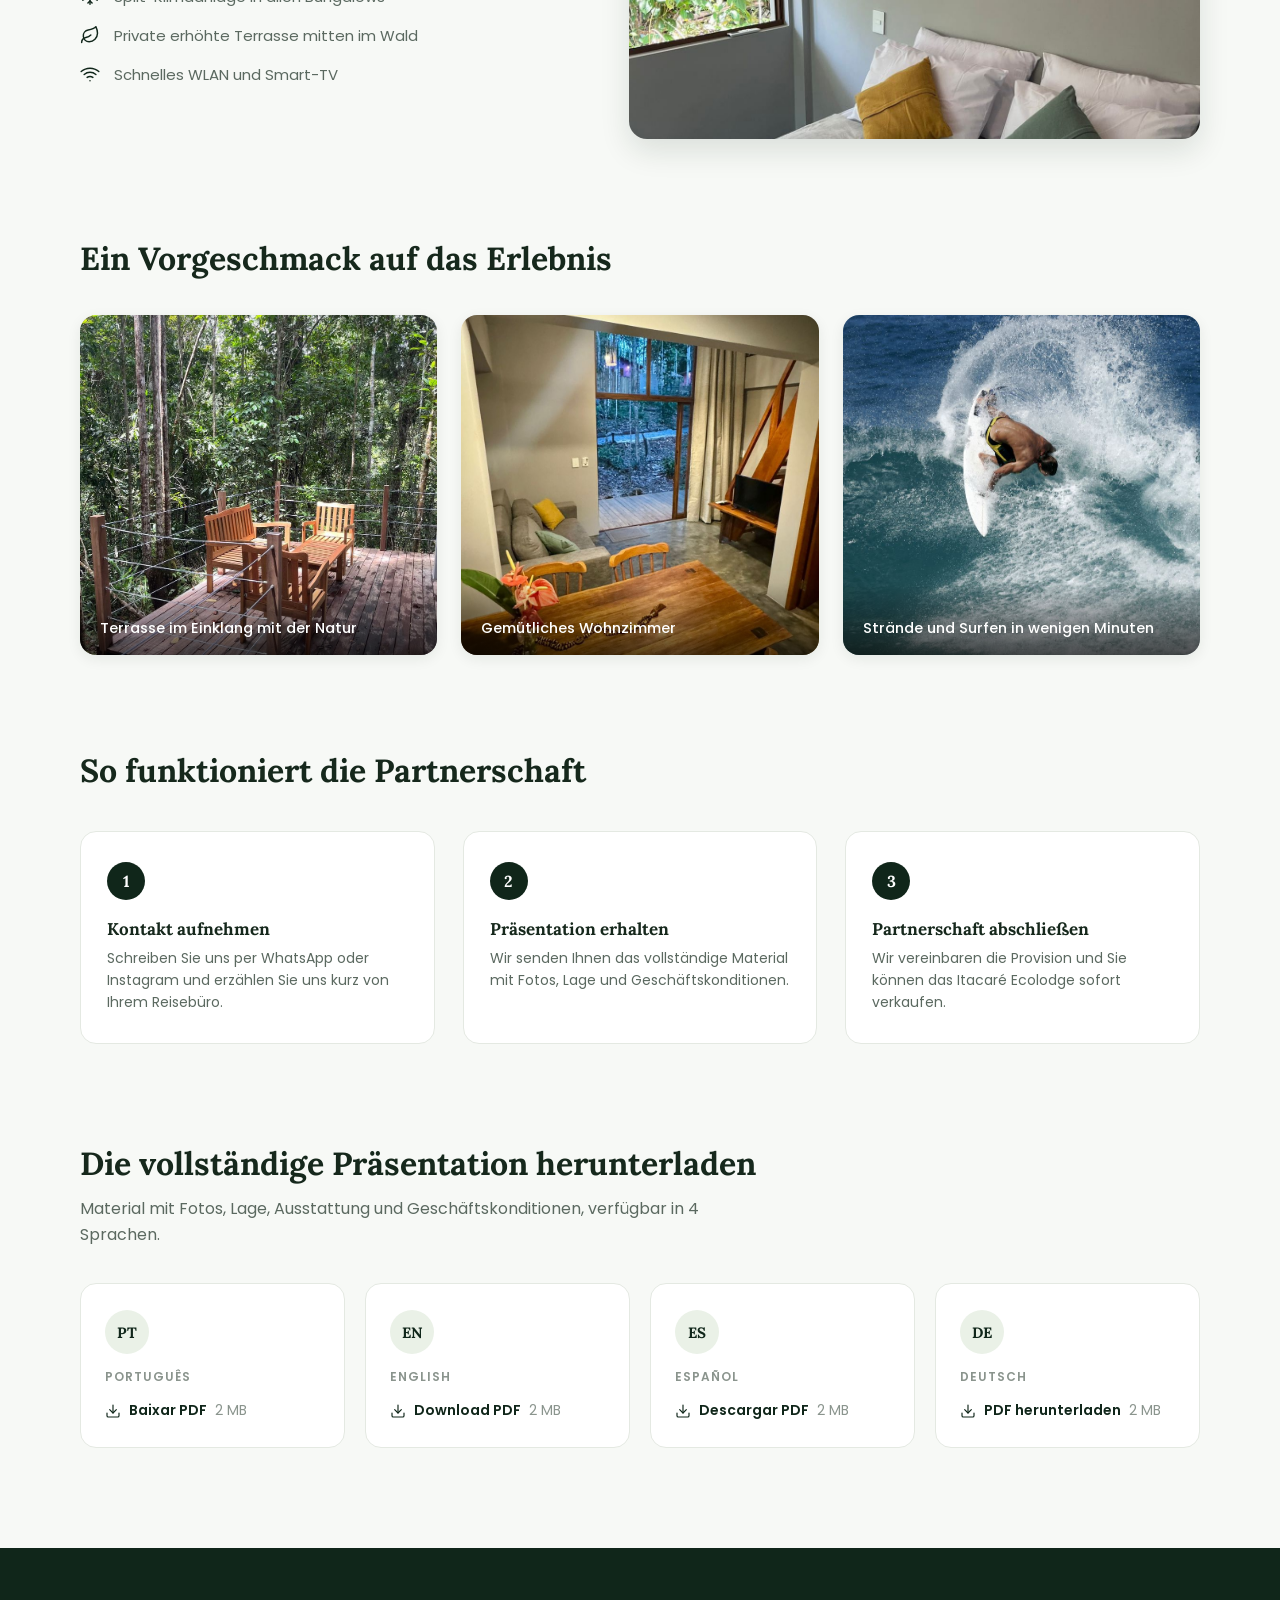
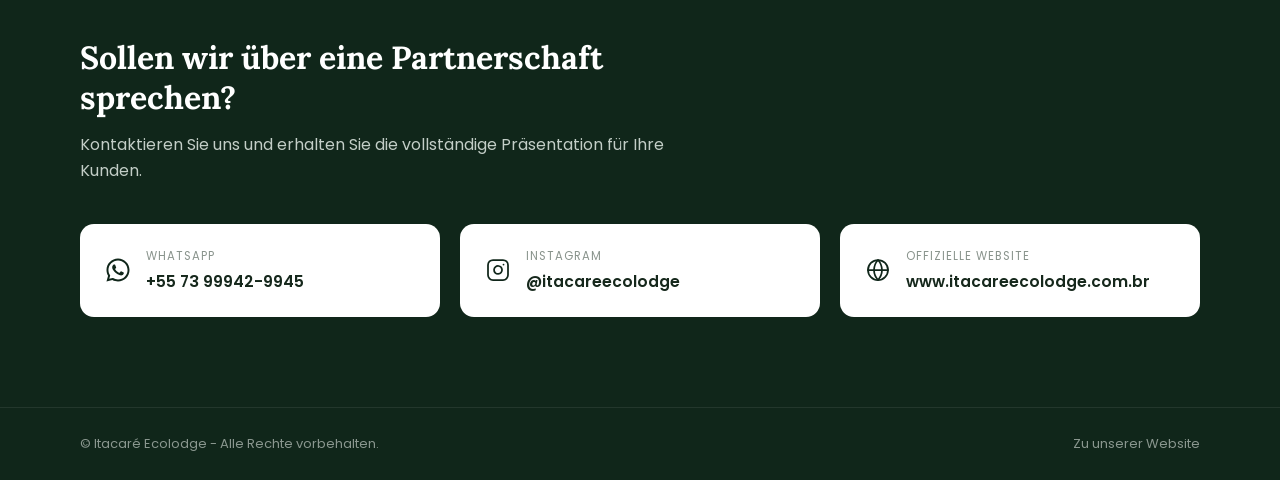
<file: parceiros/de/index.html>
<!DOCTYPE html>
<!-- Arquivo gerado por parceiros/_src/build.py. Edite _src/template.html ou _src/strings.py e rode o build. -->
<html lang="de">
<head>
	<meta charset="utf-8" />
	<meta name="viewport" content="width=device-width, initial-scale=1" />

	<!-- Title & SEO -->
	<title>Partnerschaft für Reisebüros | Itacaré Ecolodge</title>
	<meta name="description" content="B2B-Partnerschaft für Reisebüros: private Bungalows im Atlantischen Regenwald, 10 Minuten vom Zentrum Itacarés (Bahia, Brasilien), mit attraktiver Provision und fertiger Präsentation in 4 Sprachen." />
	<meta name="author" content="Itacaré Ecolodge" />
	<link rel="canonical" href="https://www.itacareecolodge.com.br/parceiros/de/" />
	<link rel="alternate" hreflang="pt-BR" href="https://www.itacareecolodge.com.br/parceiros/" />
	<link rel="alternate" hreflang="en" href="https://www.itacareecolodge.com.br/parceiros/en/" />
	<link rel="alternate" hreflang="es" href="https://www.itacareecolodge.com.br/parceiros/es/" />
	<link rel="alternate" hreflang="de" href="https://www.itacareecolodge.com.br/parceiros/de/" />
	<link rel="alternate" hreflang="x-default" href="https://www.itacareecolodge.com.br/parceiros/" />

	<!-- Open Graph -->
	<meta property="og:title" content="Bringen Sie Ihre Kunden ins Itacaré Ecolodge" />
	<meta property="og:description" content="Partnerschaft für Reisebüros: Bungalows im Atlantischen Regenwald in Itacaré, Bahia, mit attraktiver Provision und Präsentation in 4 Sprachen." />
	<meta property="og:image" content="https://www.itacareecolodge.com.br/parceiros/images/preview-parceiros.jpg" />
	<meta property="og:image:width" content="1200" />
	<meta property="og:image:height" content="630" />
	<meta property="og:image:alt" content="Private Terrasse eines Bungalows im Itacaré Ecolodge mitten im Atlantischen Regenwald" />
	<meta property="og:url" content="https://www.itacareecolodge.com.br/parceiros/de/" />
	<meta property="og:type" content="website" />
	<meta property="og:site_name" content="Itacaré Ecolodge" />
	<meta property="og:locale" content="de_DE" />
	<meta property="og:locale:alternate" content="pt_BR" />
	<meta property="og:locale:alternate" content="en_US" />
	<meta property="og:locale:alternate" content="es_ES" />

	<!-- Twitter Card -->
	<meta name="twitter:card" content="summary_large_image" />
	<meta name="twitter:title" content="Bringen Sie Ihre Kunden ins Itacaré Ecolodge" />
	<meta name="twitter:description" content="Partnerschaft für Reisebüros: Bungalows im Atlantischen Regenwald in Itacaré, Bahia, mit attraktiver Provision und Präsentation in 4 Sprachen." />
	<meta name="twitter:image" content="https://www.itacareecolodge.com.br/parceiros/images/preview-parceiros.jpg" />
	<meta name="twitter:image:alt" content="Private Terrasse eines Bungalows im Itacaré Ecolodge mitten im Atlantischen Regenwald" />

	<!-- Favicon -->
	<link rel="icon" type="image/png" href="../../images/favicon.png" />

	<!-- Fonts & styles -->
	<link rel="preconnect" href="https://fonts.googleapis.com" />
	<link rel="preconnect" href="https://fonts.gstatic.com" crossorigin />
	<link rel="stylesheet" href="https://fonts.googleapis.com/css2?family=Lora:wght@700&amp;family=Poppins:wght@400;500;600&amp;display=swap" />
	<link rel="stylesheet" href="../parceiros.css" />
</head>
<body>

	<!-- Icon sprite -->
	<svg width="0" height="0" style="position:absolute" aria-hidden="true" focusable="false">
		<symbol id="i-whatsapp" viewBox="62 62 332 332">
			<path d="M68.494,387.41l22.323-79.284c-14.355-24.387-21.913-52.134-21.913-80.638 c0-87.765,71.402-159.167,159.167-159.167s159.166,71.402,159.166,159.167c0,87.765-71.401,159.167-159.166,159.167 c-27.347,0-54.125-7-77.814-20.292L68.494,387.41z M154.437,337.406l4.872,2.975c20.654,12.609,44.432,19.274,68.762,19.274 c72.877,0,132.166-59.29,132.166-132.167S300.948,95.321,228.071,95.321S95.904,154.611,95.904,227.488 c0,25.393,7.217,50.052,20.869,71.311l3.281,5.109l-12.855,45.658L154.437,337.406z"/>
			<path d="M183.359,153.407l-10.328-0.563c-3.244-0.177-6.426,0.907-8.878,3.037 c-5.007,4.348-13.013,12.754-15.472,23.708c-3.667,16.333,2,36.333,16.667,56.333c14.667,20,42,52,90.333,65.667 c15.575,4.404,27.827,1.435,37.28-4.612c7.487-4.789,12.648-12.476,14.508-21.166l1.649-7.702c0.524-2.448-0.719-4.932-2.993-5.980 l-34.905-16.089c-2.266-1.044-4.953-0.384-6.477,1.591l-13.703,17.764c-1.035,1.342-2.807,1.874-4.407,1.312 c-9.384-3.298-40.818-16.463-58.066-49.687c-0.748-1.441-0.562-3.19,0.499-4.419l13.096-15.15 c1.338-1.547,1.676-3.722,0.872-5.602l-15.046-35.201C187.187,154.774,185.392,153.518,183.359,153.407z"/>
		</symbol>
		<symbol id="i-instagram" viewBox="0 0 24 24"><rect x="2" y="2" width="20" height="20" rx="5"/><path d="M16 11.37A4 4 0 1 1 12.63 8 4 4 0 0 1 16 11.37z"/><line x1="17.5" y1="6.5" x2="17.51" y2="6.5"/></symbol>
		<symbol id="i-globe" viewBox="0 0 24 24"><circle cx="12" cy="12" r="10"/><line x1="2" y1="12" x2="22" y2="12"/><path d="M12 2a15.3 15.3 0 0 1 4 10 15.3 15.3 0 0 1-4 10 15.3 15.3 0 0 1-4-10 15.3 15.3 0 0 1 4-10z"/></symbol>
		<symbol id="i-percent" viewBox="0 0 24 24"><line x1="19" y1="5" x2="5" y2="19"/><circle cx="6.5" cy="6.5" r="2.5"/><circle cx="17.5" cy="17.5" r="2.5"/></symbol>
		<symbol id="i-camera" viewBox="0 0 24 24"><path d="M23 19a2 2 0 0 1-2 2H3a2 2 0 0 1-2-2V8a2 2 0 0 1 2-2h4l2-3h6l2 3h4a2 2 0 0 1 2 2z"/><circle cx="12" cy="13" r="4"/></symbol>
		<symbol id="i-pin" viewBox="0 0 24 24"><path d="M21 10c0 7-9 13-9 13s-9-6-9-13a9 9 0 0 1 18 0z"/><circle cx="12" cy="10" r="3"/></symbol>
		<symbol id="i-users" viewBox="0 0 24 24"><path d="M17 21v-2a4 4 0 0 0-4-4H5a4 4 0 0 0-4 4v2"/><circle cx="9" cy="7" r="4"/><path d="M23 21v-2a4 4 0 0 0-3-3.87"/><path d="M16 3.13a4 4 0 0 1 0 7.75"/></symbol>
		<symbol id="i-snow" viewBox="0 0 24 24"><line x1="12" y1="2" x2="12" y2="22"/><line x1="3.34" y1="7" x2="20.66" y2="17"/><line x1="3.34" y1="17" x2="20.66" y2="7"/><polyline points="9.5 3.5 12 6 14.5 3.5"/><polyline points="9.5 20.5 12 18 14.5 20.5"/></symbol>
		<symbol id="i-leaf" viewBox="0 0 24 24"><path d="M11 20A7 7 0 0 1 9.8 6.1C15.5 5 17 4.48 19 2c1 2 2 4.18 2 8 0 5.5-4.78 10-10 10Z"/><path d="M2 21c0-3 1.85-5.36 5.08-6C9.5 14.52 12 13 13 12"/></symbol>
		<symbol id="i-wifi" viewBox="0 0 24 24"><path d="M5 12.55a11 11 0 0 1 14.08 0"/><path d="M1.42 9a16 16 0 0 1 21.16 0"/><path d="M8.53 16.11a6 6 0 0 1 6.95 0"/><line x1="12" y1="20" x2="12.01" y2="20"/></symbol>
		<symbol id="i-download" viewBox="0 0 24 24"><path d="M21 15v4a2 2 0 0 1-2 2H5a2 2 0 0 1-2-2v-4"/><polyline points="7 10 12 15 17 10"/><line x1="12" y1="15" x2="12" y2="3"/></symbol>
	</svg>

	<!-- Hero -->
	<header class="hero">
		<div class="container">
			<div class="hero-top">
				<a href="https://www.itacareecolodge.com.br/" aria-label="Itacaré Ecolodge - offizielle Website">
					<img class="hero-logo" src="../../images/logo.png" alt="Logo des Itacaré Ecolodge" width="88" height="75" />
				</a>
				<nav class="lang-switch" aria-label="Sprache">
				<ul>
					<li><a href="../" hreflang="pt-BR" lang="pt-BR"><img src="../images/flags/br.svg" alt="" width="20" height="15" /><span class="lang-switch-code" aria-hidden="true">PT</span><span class="visually-hidden">Português</span></a></li>
					<li><a href="../en/" hreflang="en" lang="en"><img src="../images/flags/gb.svg" alt="" width="20" height="15" /><span class="lang-switch-code" aria-hidden="true">EN</span><span class="visually-hidden">English</span></a></li>
					<li><a href="../es/" hreflang="es" lang="es"><img src="../images/flags/es.svg" alt="" width="20" height="15" /><span class="lang-switch-code" aria-hidden="true">ES</span><span class="visually-hidden">Español</span></a></li>
					<li><a href="../de/" hreflang="de" lang="de" aria-current="page"><img src="../images/flags/de.svg" alt="" width="20" height="15" /><span class="lang-switch-code" aria-hidden="true">DE</span><span class="visually-hidden">Deutsch</span></a></li>
				</ul>
			</nav>
			</div>
			<span class="eyebrow">Für Reisebüros</span>
			<h1>Bringen Sie Ihre Kunden ins Itacaré Ecolodge</h1>
			<p class="hero-lead">Private Bungalows mitten im Atlantischen Regenwald, 10 Minuten vom Zentrum Itacarés (Bahia, Brasilien). Ein verkaufsfertiges Produkt mit attraktiver Provision für Ihr Reisebüro.</p>
			<div class="hero-actions">
				<a class="btn btn-primary" href="https://wa.me/5573999429945?text=Hallo!%20Ich%20interessiere%20mich%20f%C3%BCr%20die%20B2B-Partnerschaft%20mit%20dem%20Itacar%C3%A9%20Ecolodge." target="_blank" rel="noopener">
					<svg class="icon icon-fill" aria-hidden="true"><use href="#i-whatsapp"/></svg>
					Per WhatsApp schreiben
				</a>
				<a class="btn btn-outline" href="https://www.instagram.com/itacareecolodge/" target="_blank" rel="noopener">
					<svg class="icon" aria-hidden="true"><use href="#i-instagram"/></svg>
					Auf Instagram ansehen
				</a>
			</div>
		</div>
	</header>

	<main>

		<!-- Por que fechar parceria -->
		<section class="section values">
			<div class="container">
				<h2 class="section-title">Warum eine Partnerschaft mit uns</h2>
				<p class="section-lead">Ein Nischenprodukt mit starker visueller Wirkung, das sich leicht in Reiserouten entlang der Kakaoküste Bahias einbauen lässt.</p>
				<div class="grid grid-4">
					<div class="value-card">
						<div class="value-icon"><svg class="icon" aria-hidden="true"><use href="#i-percent"/></svg></div>
						<h3>Attraktive Provision</h3>
						<p>Direkte Geschäftskonditionen mit dem Eigentümer, ohne Zwischenhändler.</p>
					</div>
					<div class="value-card">
						<div class="value-icon"><svg class="icon" aria-hidden="true"><use href="#i-camera"/></svg></div>
						<h3>Verkaufsfertiges Material</h3>
						<p>Vollständige Präsentation, professionelle Fotos und fertige Verkaufsargumente.</p>
					</div>
					<div class="value-card">
						<div class="value-icon"><svg class="icon" aria-hidden="true"><use href="#i-pin"/></svg></div>
						<h3>Strategische Lage</h3>
						<p>10 Minuten vom Zentrum Itacarés, leicht in jede Reiseroute der Region einzubinden.</p>
					</div>
					<div class="value-card">
						<div class="value-icon"><svg class="icon" aria-hidden="true"><use href="#i-users"/></svg></div>
						<h3>Direkter Kontakt</h3>
						<p>Sprechen Sie direkt mit den Betreibern der Unterkunft, ohne Bürokratie.</p>
					</div>
				</div>
			</div>
		</section>

		<!-- Produto -->
		<section class="section product">
			<div class="container">
				<div class="product-text">
					<h2 class="section-title">Ein Produkt, das sich von selbst verkauft</h2>
					<p>Geräumige Bungalows, Panoramafenster zum Wald, eine private erhöhte Terrasse und eine hochwertige Ausstattung. Die natürliche Ästhetik des Itacaré Ecolodge überzeugt Ihre Kunden fast von allein.</p>
					<ul class="amenities">
						<li><svg class="icon" aria-hidden="true"><use href="#i-snow"/></svg>Split-Klimaanlage in allen Bungalows</li>
						<li><svg class="icon" aria-hidden="true"><use href="#i-leaf"/></svg>Private erhöhte Terrasse mitten im Wald</li>
						<li><svg class="icon" aria-hidden="true"><use href="#i-wifi"/></svg>Schnelles WLAN und Smart-TV</li>
					</ul>
				</div>
				<div class="product-image">
					<img src="../images/quarto.jpg" alt="Schlafzimmer eines Bungalows im Itacaré Ecolodge mit Doppelbett, Klimaanlage und Fenster zum Wald" width="1200" height="1600" loading="lazy" />
				</div>
			</div>
		</section>

		<!-- Galeria -->
		<section class="section gallery">
			<div class="container">
				<h2 class="section-title">Ein Vorgeschmack auf das Erlebnis</h2>
				<div class="grid grid-3">
					<figure class="gallery-item">
						<img src="../images/deck.jpg" alt="Holzterrasse mit Tisch und Stühlen zwischen den Bäumen des Atlantischen Regenwalds" width="900" height="1099" loading="lazy" />
						<figcaption>Terrasse im Einklang mit der Natur</figcaption>
					</figure>
					<figure class="gallery-item">
						<img src="../images/sala.jpg" alt="Wohnzimmer des Bungalows mit Sofa, Holztisch und Glastür zum Wald" width="900" height="1200" loading="lazy" />
						<figcaption>Gemütliches Wohnzimmer</figcaption>
					</figure>
					<figure class="gallery-item">
						<img src="../images/surf.jpg" alt="Surfer bei einem Manöver auf einer Welle vor Itacaré" width="1200" height="800" loading="lazy" />
						<figcaption>Strände und Surfen in wenigen Minuten</figcaption>
					</figure>
				</div>
			</div>
		</section>

		<!-- Como funciona -->
		<section class="section steps">
			<div class="container">
				<h2 class="section-title">So funktioniert die Partnerschaft</h2>
				<ol class="grid grid-3">
					<li class="step-card">
						<div class="step-num" aria-hidden="true">1</div>
						<h3>Kontakt aufnehmen</h3>
						<p>Schreiben Sie uns per WhatsApp oder Instagram und erzählen Sie uns kurz von Ihrem Reisebüro.</p>
					</li>
					<li class="step-card">
						<div class="step-num" aria-hidden="true">2</div>
						<h3>Präsentation erhalten</h3>
						<p>Wir senden Ihnen das vollständige Material mit Fotos, Lage und Geschäftskonditionen.</p>
					</li>
					<li class="step-card">
						<div class="step-num" aria-hidden="true">3</div>
						<h3>Partnerschaft abschließen</h3>
						<p>Wir vereinbaren die Provision und Sie können das Itacaré Ecolodge sofort verkaufen.</p>
					</li>
				</ol>
			</div>
		</section>

		<!-- Apresentação -->
		<section class="section downloads" id="apresentacao">
			<div class="container">
				<h2 class="section-title">Die vollständige Präsentation herunterladen</h2>
				<p class="section-lead">Material mit Fotos, Lage, Ausstattung und Geschäftskonditionen, verfügbar in 4 Sprachen.</p>
				<div class="grid grid-4">
					<a class="download-card" href="../apresentacao/itacare-ecolodge-apresentacao-pt.pdf" download hreflang="pt-BR">
						<span class="lang-code" aria-hidden="true">PT</span>
						<span class="dl-text">
							<span class="lang" lang="pt-BR">Português</span>
							<span class="dl-btn" lang="pt-BR"><svg class="icon" aria-hidden="true"><use href="#i-download"/></svg>Baixar PDF <span class="dl-size">2 MB</span></span>
						</span>
					</a>
					<a class="download-card" href="../apresentacao/itacare-ecolodge-apresentacao-en.pdf" download hreflang="en">
						<span class="lang-code" aria-hidden="true">EN</span>
						<span class="dl-text">
							<span class="lang" lang="en">English</span>
							<span class="dl-btn" lang="en"><svg class="icon" aria-hidden="true"><use href="#i-download"/></svg>Download PDF <span class="dl-size">2 MB</span></span>
						</span>
					</a>
					<a class="download-card" href="../apresentacao/itacare-ecolodge-apresentacao-es.pdf" download hreflang="es">
						<span class="lang-code" aria-hidden="true">ES</span>
						<span class="dl-text">
							<span class="lang" lang="es">Español</span>
							<span class="dl-btn" lang="es"><svg class="icon" aria-hidden="true"><use href="#i-download"/></svg>Descargar PDF <span class="dl-size">2 MB</span></span>
						</span>
					</a>
					<a class="download-card" href="../apresentacao/itacare-ecolodge-apresentacao-de.pdf" download hreflang="de">
						<span class="lang-code" aria-hidden="true">DE</span>
						<span class="dl-text">
							<span class="lang" lang="de">Deutsch</span>
							<span class="dl-btn" lang="de"><svg class="icon" aria-hidden="true"><use href="#i-download"/></svg>PDF herunterladen <span class="dl-size">2 MB</span></span>
						</span>
					</a>
				</div>
			</div>
		</section>

		<!-- Contato -->
		<section class="contact" id="contato">
			<div class="container">
				<div class="contact-intro">
					<h2>Sollen wir über eine Partnerschaft sprechen?</h2>
					<p>Kontaktieren Sie uns und erhalten Sie die vollständige Präsentation für Ihre Kunden.</p>
				</div>
				<div class="grid grid-3">
					<a class="contact-card" href="https://wa.me/5573999429945?text=Hallo!%20Ich%20interessiere%20mich%20f%C3%BCr%20die%20B2B-Partnerschaft%20mit%20dem%20Itacar%C3%A9%20Ecolodge." target="_blank" rel="noopener">
						<svg class="icon icon-fill" aria-hidden="true"><use href="#i-whatsapp"/></svg>
						<div>
							<div class="label">WhatsApp</div>
							<div class="value">+55 73 99942-9945</div>
						</div>
					</a>
					<a class="contact-card" href="https://www.instagram.com/itacareecolodge/" target="_blank" rel="noopener">
						<svg class="icon" aria-hidden="true"><use href="#i-instagram"/></svg>
						<div>
							<div class="label">Instagram</div>
							<div class="value">@itacareecolodge</div>
						</div>
					</a>
					<a class="contact-card" href="https://www.itacareecolodge.com.br/">
						<svg class="icon" aria-hidden="true"><use href="#i-globe"/></svg>
						<div>
							<div class="label">Offizielle Website</div>
							<div class="value">www.itacareecolodge.com.br</div>
						</div>
					</a>
				</div>
			</div>
		</section>

	</main>

	<footer class="footer">
		<div class="container">
			<p>&copy; Itacaré Ecolodge - Alle Rechte vorbehalten.</p>
			<a href="https://www.itacareecolodge.com.br/">Zu unserer Website</a>
		</div>
	</footer>

</body>
</html>
</file>
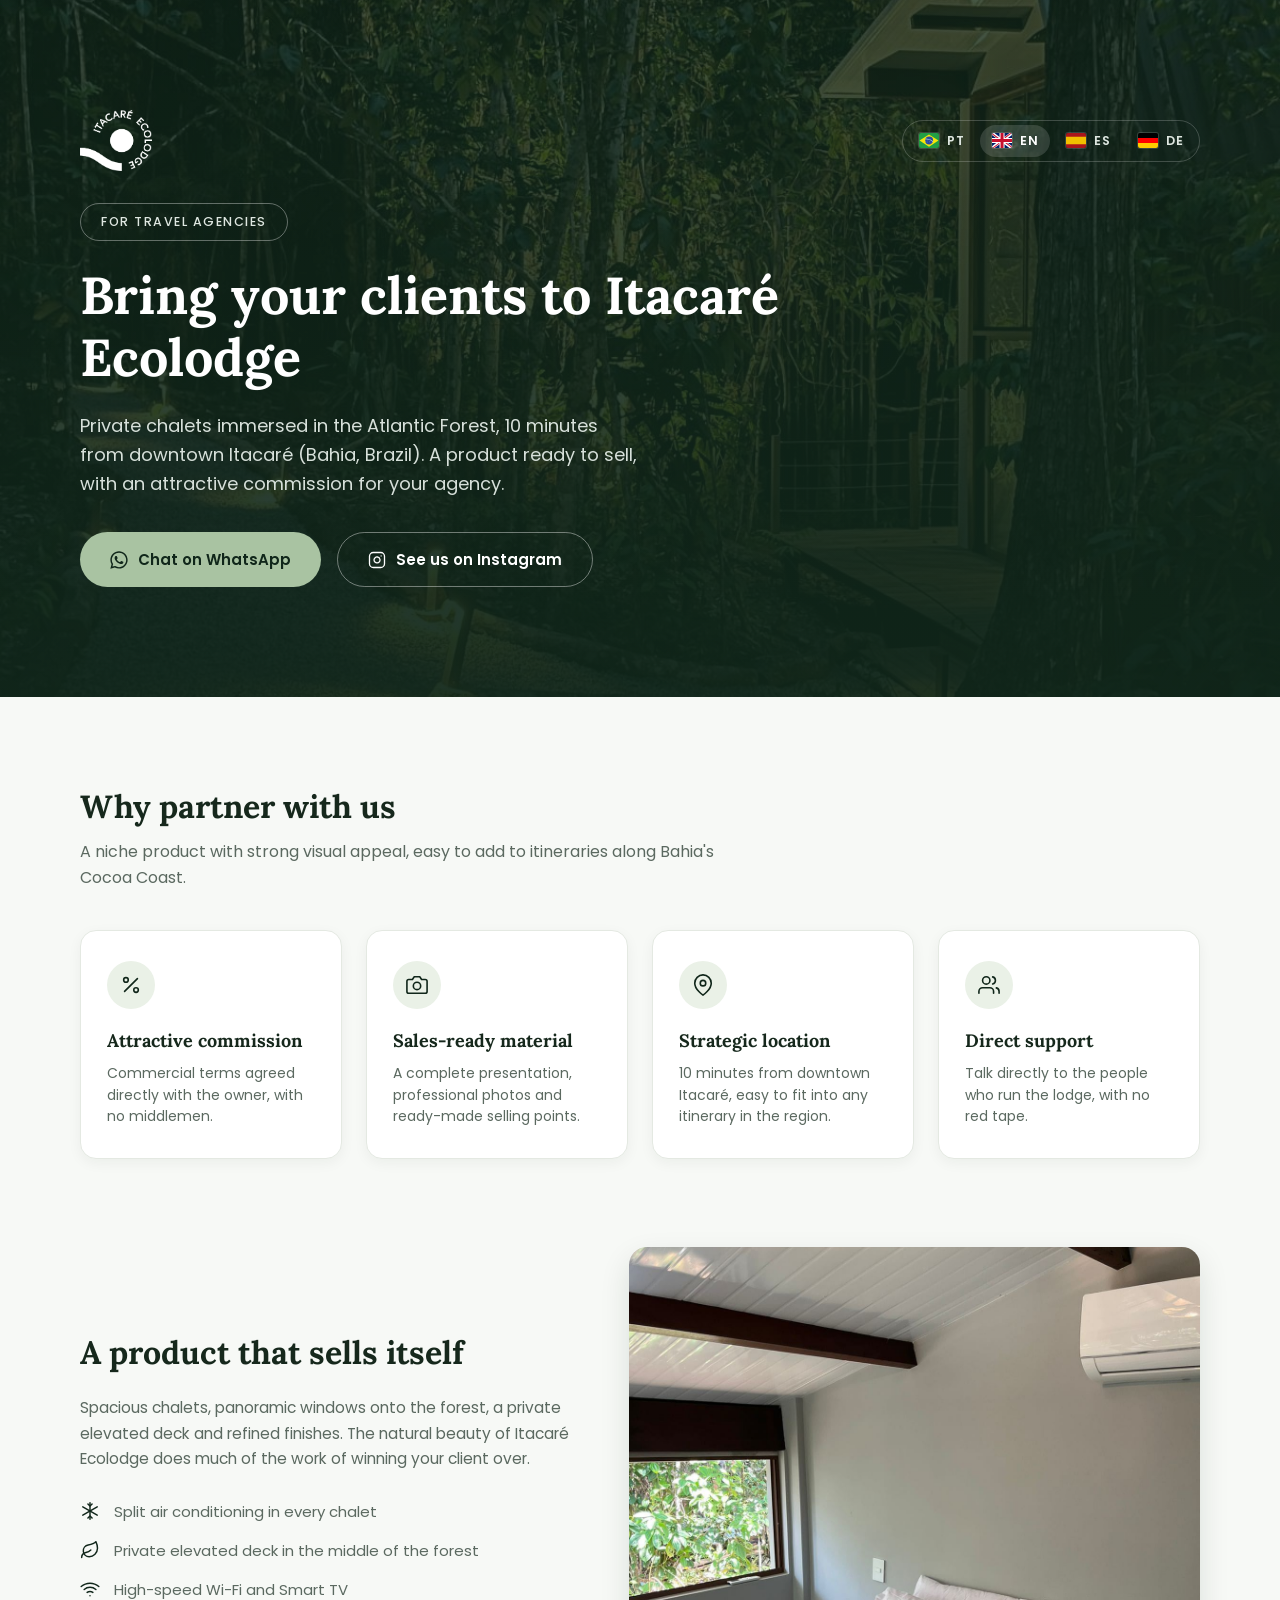
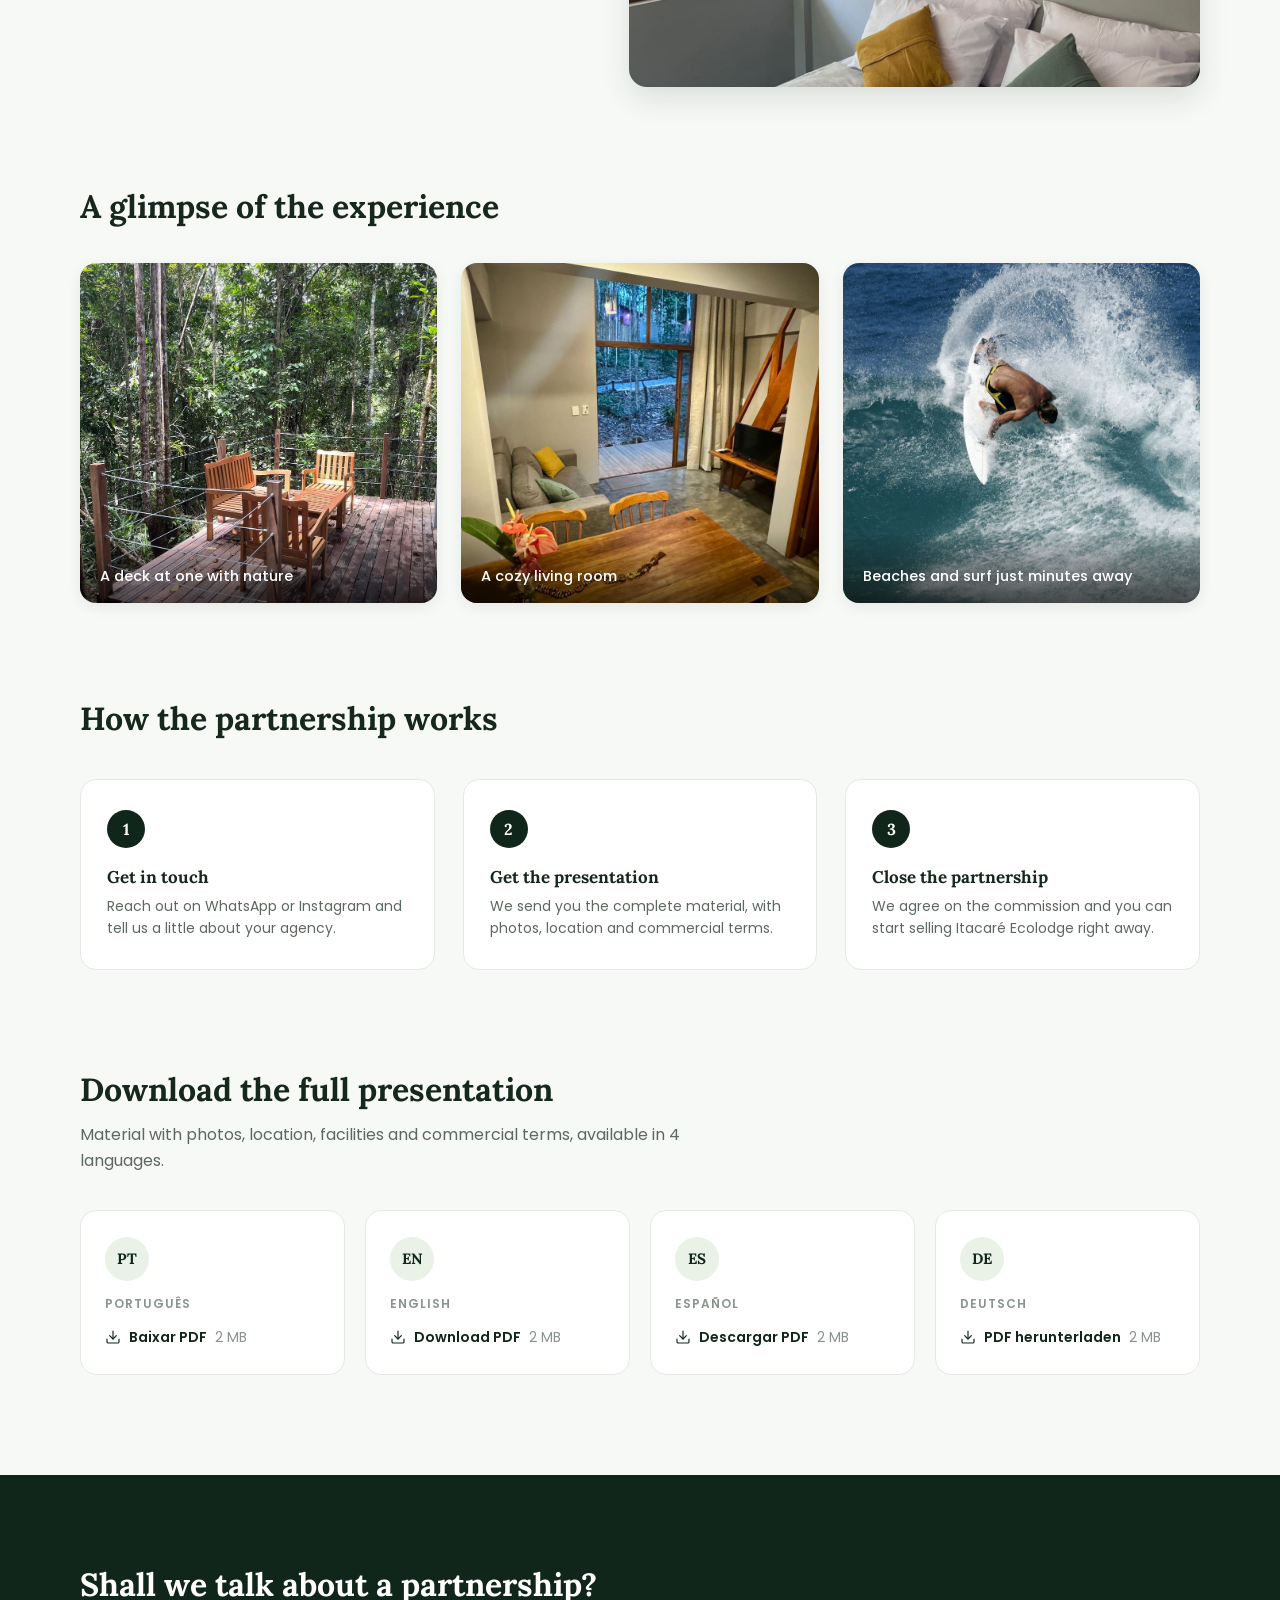
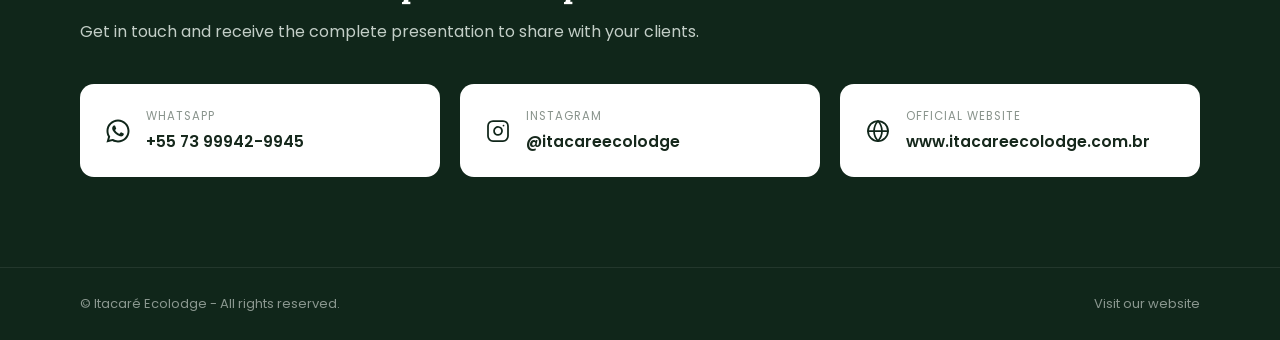
<file: parceiros/en/index.html>
<!DOCTYPE html>
<!-- Arquivo gerado por parceiros/_src/build.py. Edite _src/template.html ou _src/strings.py e rode o build. -->
<html lang="en">
<head>
	<meta charset="utf-8" />
	<meta name="viewport" content="width=device-width, initial-scale=1" />

	<!-- Title & SEO -->
	<title>Partnership for travel agencies | Itacaré Ecolodge</title>
	<meta name="description" content="B2B partnership for travel agencies: private chalets in the Atlantic Forest, 10 minutes from downtown Itacaré (Bahia, Brazil), with an attractive commission and a ready-made presentation in 4 languages." />
	<meta name="author" content="Itacaré Ecolodge" />
	<link rel="canonical" href="https://www.itacareecolodge.com.br/parceiros/en/" />
	<link rel="alternate" hreflang="pt-BR" href="https://www.itacareecolodge.com.br/parceiros/" />
	<link rel="alternate" hreflang="en" href="https://www.itacareecolodge.com.br/parceiros/en/" />
	<link rel="alternate" hreflang="es" href="https://www.itacareecolodge.com.br/parceiros/es/" />
	<link rel="alternate" hreflang="de" href="https://www.itacareecolodge.com.br/parceiros/de/" />
	<link rel="alternate" hreflang="x-default" href="https://www.itacareecolodge.com.br/parceiros/" />

	<!-- Open Graph -->
	<meta property="og:title" content="Bring your clients to Itacaré Ecolodge" />
	<meta property="og:description" content="Partnership for travel agencies: chalets in the Atlantic Forest in Itacaré, Bahia, with an attractive commission and a presentation in 4 languages." />
	<meta property="og:image" content="https://www.itacareecolodge.com.br/parceiros/images/preview-parceiros.jpg" />
	<meta property="og:image:width" content="1200" />
	<meta property="og:image:height" content="630" />
	<meta property="og:image:alt" content="Private deck of an Itacaré Ecolodge chalet surrounded by the Atlantic Forest" />
	<meta property="og:url" content="https://www.itacareecolodge.com.br/parceiros/en/" />
	<meta property="og:type" content="website" />
	<meta property="og:site_name" content="Itacaré Ecolodge" />
	<meta property="og:locale" content="en_US" />
	<meta property="og:locale:alternate" content="pt_BR" />
	<meta property="og:locale:alternate" content="es_ES" />
	<meta property="og:locale:alternate" content="de_DE" />

	<!-- Twitter Card -->
	<meta name="twitter:card" content="summary_large_image" />
	<meta name="twitter:title" content="Bring your clients to Itacaré Ecolodge" />
	<meta name="twitter:description" content="Partnership for travel agencies: chalets in the Atlantic Forest in Itacaré, Bahia, with an attractive commission and a presentation in 4 languages." />
	<meta name="twitter:image" content="https://www.itacareecolodge.com.br/parceiros/images/preview-parceiros.jpg" />
	<meta name="twitter:image:alt" content="Private deck of an Itacaré Ecolodge chalet surrounded by the Atlantic Forest" />

	<!-- Favicon -->
	<link rel="icon" type="image/png" href="../../images/favicon.png" />

	<!-- Fonts & styles -->
	<link rel="preconnect" href="https://fonts.googleapis.com" />
	<link rel="preconnect" href="https://fonts.gstatic.com" crossorigin />
	<link rel="stylesheet" href="https://fonts.googleapis.com/css2?family=Lora:wght@700&amp;family=Poppins:wght@400;500;600&amp;display=swap" />
	<link rel="stylesheet" href="../parceiros.css" />
</head>
<body>

	<!-- Icon sprite -->
	<svg width="0" height="0" style="position:absolute" aria-hidden="true" focusable="false">
		<symbol id="i-whatsapp" viewBox="62 62 332 332">
			<path d="M68.494,387.41l22.323-79.284c-14.355-24.387-21.913-52.134-21.913-80.638 c0-87.765,71.402-159.167,159.167-159.167s159.166,71.402,159.166,159.167c0,87.765-71.401,159.167-159.166,159.167 c-27.347,0-54.125-7-77.814-20.292L68.494,387.41z M154.437,337.406l4.872,2.975c20.654,12.609,44.432,19.274,68.762,19.274 c72.877,0,132.166-59.29,132.166-132.167S300.948,95.321,228.071,95.321S95.904,154.611,95.904,227.488 c0,25.393,7.217,50.052,20.869,71.311l3.281,5.109l-12.855,45.658L154.437,337.406z"/>
			<path d="M183.359,153.407l-10.328-0.563c-3.244-0.177-6.426,0.907-8.878,3.037 c-5.007,4.348-13.013,12.754-15.472,23.708c-3.667,16.333,2,36.333,16.667,56.333c14.667,20,42,52,90.333,65.667 c15.575,4.404,27.827,1.435,37.28-4.612c7.487-4.789,12.648-12.476,14.508-21.166l1.649-7.702c0.524-2.448-0.719-4.932-2.993-5.980 l-34.905-16.089c-2.266-1.044-4.953-0.384-6.477,1.591l-13.703,17.764c-1.035,1.342-2.807,1.874-4.407,1.312 c-9.384-3.298-40.818-16.463-58.066-49.687c-0.748-1.441-0.562-3.19,0.499-4.419l13.096-15.15 c1.338-1.547,1.676-3.722,0.872-5.602l-15.046-35.201C187.187,154.774,185.392,153.518,183.359,153.407z"/>
		</symbol>
		<symbol id="i-instagram" viewBox="0 0 24 24"><rect x="2" y="2" width="20" height="20" rx="5"/><path d="M16 11.37A4 4 0 1 1 12.63 8 4 4 0 0 1 16 11.37z"/><line x1="17.5" y1="6.5" x2="17.51" y2="6.5"/></symbol>
		<symbol id="i-globe" viewBox="0 0 24 24"><circle cx="12" cy="12" r="10"/><line x1="2" y1="12" x2="22" y2="12"/><path d="M12 2a15.3 15.3 0 0 1 4 10 15.3 15.3 0 0 1-4 10 15.3 15.3 0 0 1-4-10 15.3 15.3 0 0 1 4-10z"/></symbol>
		<symbol id="i-percent" viewBox="0 0 24 24"><line x1="19" y1="5" x2="5" y2="19"/><circle cx="6.5" cy="6.5" r="2.5"/><circle cx="17.5" cy="17.5" r="2.5"/></symbol>
		<symbol id="i-camera" viewBox="0 0 24 24"><path d="M23 19a2 2 0 0 1-2 2H3a2 2 0 0 1-2-2V8a2 2 0 0 1 2-2h4l2-3h6l2 3h4a2 2 0 0 1 2 2z"/><circle cx="12" cy="13" r="4"/></symbol>
		<symbol id="i-pin" viewBox="0 0 24 24"><path d="M21 10c0 7-9 13-9 13s-9-6-9-13a9 9 0 0 1 18 0z"/><circle cx="12" cy="10" r="3"/></symbol>
		<symbol id="i-users" viewBox="0 0 24 24"><path d="M17 21v-2a4 4 0 0 0-4-4H5a4 4 0 0 0-4 4v2"/><circle cx="9" cy="7" r="4"/><path d="M23 21v-2a4 4 0 0 0-3-3.87"/><path d="M16 3.13a4 4 0 0 1 0 7.75"/></symbol>
		<symbol id="i-snow" viewBox="0 0 24 24"><line x1="12" y1="2" x2="12" y2="22"/><line x1="3.34" y1="7" x2="20.66" y2="17"/><line x1="3.34" y1="17" x2="20.66" y2="7"/><polyline points="9.5 3.5 12 6 14.5 3.5"/><polyline points="9.5 20.5 12 18 14.5 20.5"/></symbol>
		<symbol id="i-leaf" viewBox="0 0 24 24"><path d="M11 20A7 7 0 0 1 9.8 6.1C15.5 5 17 4.48 19 2c1 2 2 4.18 2 8 0 5.5-4.78 10-10 10Z"/><path d="M2 21c0-3 1.85-5.36 5.08-6C9.5 14.52 12 13 13 12"/></symbol>
		<symbol id="i-wifi" viewBox="0 0 24 24"><path d="M5 12.55a11 11 0 0 1 14.08 0"/><path d="M1.42 9a16 16 0 0 1 21.16 0"/><path d="M8.53 16.11a6 6 0 0 1 6.95 0"/><line x1="12" y1="20" x2="12.01" y2="20"/></symbol>
		<symbol id="i-download" viewBox="0 0 24 24"><path d="M21 15v4a2 2 0 0 1-2 2H5a2 2 0 0 1-2-2v-4"/><polyline points="7 10 12 15 17 10"/><line x1="12" y1="15" x2="12" y2="3"/></symbol>
	</svg>

	<!-- Hero -->
	<header class="hero">
		<div class="container">
			<div class="hero-top">
				<a href="https://www.itacareecolodge.com.br/" aria-label="Itacaré Ecolodge - official website">
					<img class="hero-logo" src="../../images/logo.png" alt="Itacaré Ecolodge logo" width="88" height="75" />
				</a>
				<nav class="lang-switch" aria-label="Language">
				<ul>
					<li><a href="../" hreflang="pt-BR" lang="pt-BR"><img src="../images/flags/br.svg" alt="" width="20" height="15" /><span class="lang-switch-code" aria-hidden="true">PT</span><span class="visually-hidden">Português</span></a></li>
					<li><a href="../en/" hreflang="en" lang="en" aria-current="page"><img src="../images/flags/gb.svg" alt="" width="20" height="15" /><span class="lang-switch-code" aria-hidden="true">EN</span><span class="visually-hidden">English</span></a></li>
					<li><a href="../es/" hreflang="es" lang="es"><img src="../images/flags/es.svg" alt="" width="20" height="15" /><span class="lang-switch-code" aria-hidden="true">ES</span><span class="visually-hidden">Español</span></a></li>
					<li><a href="../de/" hreflang="de" lang="de"><img src="../images/flags/de.svg" alt="" width="20" height="15" /><span class="lang-switch-code" aria-hidden="true">DE</span><span class="visually-hidden">Deutsch</span></a></li>
				</ul>
			</nav>
			</div>
			<span class="eyebrow">For travel agencies</span>
			<h1>Bring your clients to Itacaré Ecolodge</h1>
			<p class="hero-lead">Private chalets immersed in the Atlantic Forest, 10 minutes from downtown Itacaré (Bahia, Brazil). A product ready to sell, with an attractive commission for your agency.</p>
			<div class="hero-actions">
				<a class="btn btn-primary" href="https://wa.me/5573999429945?text=Hello!%20I%27m%20interested%20in%20learning%20about%20the%20Itacar%C3%A9%20Ecolodge%20B2B%20partnership." target="_blank" rel="noopener">
					<svg class="icon icon-fill" aria-hidden="true"><use href="#i-whatsapp"/></svg>
					Chat on WhatsApp
				</a>
				<a class="btn btn-outline" href="https://www.instagram.com/itacareecolodge/" target="_blank" rel="noopener">
					<svg class="icon" aria-hidden="true"><use href="#i-instagram"/></svg>
					See us on Instagram
				</a>
			</div>
		</div>
	</header>

	<main>

		<!-- Por que fechar parceria -->
		<section class="section values">
			<div class="container">
				<h2 class="section-title">Why partner with us</h2>
				<p class="section-lead">A niche product with strong visual appeal, easy to add to itineraries along Bahia&#x27;s Cocoa Coast.</p>
				<div class="grid grid-4">
					<div class="value-card">
						<div class="value-icon"><svg class="icon" aria-hidden="true"><use href="#i-percent"/></svg></div>
						<h3>Attractive commission</h3>
						<p>Commercial terms agreed directly with the owner, with no middlemen.</p>
					</div>
					<div class="value-card">
						<div class="value-icon"><svg class="icon" aria-hidden="true"><use href="#i-camera"/></svg></div>
						<h3>Sales-ready material</h3>
						<p>A complete presentation, professional photos and ready-made selling points.</p>
					</div>
					<div class="value-card">
						<div class="value-icon"><svg class="icon" aria-hidden="true"><use href="#i-pin"/></svg></div>
						<h3>Strategic location</h3>
						<p>10 minutes from downtown Itacaré, easy to fit into any itinerary in the region.</p>
					</div>
					<div class="value-card">
						<div class="value-icon"><svg class="icon" aria-hidden="true"><use href="#i-users"/></svg></div>
						<h3>Direct support</h3>
						<p>Talk directly to the people who run the lodge, with no red tape.</p>
					</div>
				</div>
			</div>
		</section>

		<!-- Produto -->
		<section class="section product">
			<div class="container">
				<div class="product-text">
					<h2 class="section-title">A product that sells itself</h2>
					<p>Spacious chalets, panoramic windows onto the forest, a private elevated deck and refined finishes. The natural beauty of Itacaré Ecolodge does much of the work of winning your client over.</p>
					<ul class="amenities">
						<li><svg class="icon" aria-hidden="true"><use href="#i-snow"/></svg>Split air conditioning in every chalet</li>
						<li><svg class="icon" aria-hidden="true"><use href="#i-leaf"/></svg>Private elevated deck in the middle of the forest</li>
						<li><svg class="icon" aria-hidden="true"><use href="#i-wifi"/></svg>High-speed Wi-Fi and Smart TV</li>
					</ul>
				</div>
				<div class="product-image">
					<img src="../images/quarto.jpg" alt="Bedroom in an Itacaré Ecolodge chalet with a double bed, air conditioning and a window onto the forest" width="1200" height="1600" loading="lazy" />
				</div>
			</div>
		</section>

		<!-- Galeria -->
		<section class="section gallery">
			<div class="container">
				<h2 class="section-title">A glimpse of the experience</h2>
				<div class="grid grid-3">
					<figure class="gallery-item">
						<img src="../images/deck.jpg" alt="Wooden deck with a table and chairs raised among the trees of the Atlantic Forest" width="900" height="1099" loading="lazy" />
						<figcaption>A deck at one with nature</figcaption>
					</figure>
					<figure class="gallery-item">
						<img src="../images/sala.jpg" alt="Chalet living room with a sofa, a wooden table and a glass door opening onto the forest" width="900" height="1200" loading="lazy" />
						<figcaption>A cozy living room</figcaption>
					</figure>
					<figure class="gallery-item">
						<img src="../images/surf.jpg" alt="Surfer carving a wave off the coast of Itacaré" width="1200" height="800" loading="lazy" />
						<figcaption>Beaches and surf just minutes away</figcaption>
					</figure>
				</div>
			</div>
		</section>

		<!-- Como funciona -->
		<section class="section steps">
			<div class="container">
				<h2 class="section-title">How the partnership works</h2>
				<ol class="grid grid-3">
					<li class="step-card">
						<div class="step-num" aria-hidden="true">1</div>
						<h3>Get in touch</h3>
						<p>Reach out on WhatsApp or Instagram and tell us a little about your agency.</p>
					</li>
					<li class="step-card">
						<div class="step-num" aria-hidden="true">2</div>
						<h3>Get the presentation</h3>
						<p>We send you the complete material, with photos, location and commercial terms.</p>
					</li>
					<li class="step-card">
						<div class="step-num" aria-hidden="true">3</div>
						<h3>Close the partnership</h3>
						<p>We agree on the commission and you can start selling Itacaré Ecolodge right away.</p>
					</li>
				</ol>
			</div>
		</section>

		<!-- Apresentação -->
		<section class="section downloads" id="apresentacao">
			<div class="container">
				<h2 class="section-title">Download the full presentation</h2>
				<p class="section-lead">Material with photos, location, facilities and commercial terms, available in 4 languages.</p>
				<div class="grid grid-4">
					<a class="download-card" href="../apresentacao/itacare-ecolodge-apresentacao-pt.pdf" download hreflang="pt-BR">
						<span class="lang-code" aria-hidden="true">PT</span>
						<span class="dl-text">
							<span class="lang" lang="pt-BR">Português</span>
							<span class="dl-btn" lang="pt-BR"><svg class="icon" aria-hidden="true"><use href="#i-download"/></svg>Baixar PDF <span class="dl-size">2 MB</span></span>
						</span>
					</a>
					<a class="download-card" href="../apresentacao/itacare-ecolodge-apresentacao-en.pdf" download hreflang="en">
						<span class="lang-code" aria-hidden="true">EN</span>
						<span class="dl-text">
							<span class="lang" lang="en">English</span>
							<span class="dl-btn" lang="en"><svg class="icon" aria-hidden="true"><use href="#i-download"/></svg>Download PDF <span class="dl-size">2 MB</span></span>
						</span>
					</a>
					<a class="download-card" href="../apresentacao/itacare-ecolodge-apresentacao-es.pdf" download hreflang="es">
						<span class="lang-code" aria-hidden="true">ES</span>
						<span class="dl-text">
							<span class="lang" lang="es">Español</span>
							<span class="dl-btn" lang="es"><svg class="icon" aria-hidden="true"><use href="#i-download"/></svg>Descargar PDF <span class="dl-size">2 MB</span></span>
						</span>
					</a>
					<a class="download-card" href="../apresentacao/itacare-ecolodge-apresentacao-de.pdf" download hreflang="de">
						<span class="lang-code" aria-hidden="true">DE</span>
						<span class="dl-text">
							<span class="lang" lang="de">Deutsch</span>
							<span class="dl-btn" lang="de"><svg class="icon" aria-hidden="true"><use href="#i-download"/></svg>PDF herunterladen <span class="dl-size">2 MB</span></span>
						</span>
					</a>
				</div>
			</div>
		</section>

		<!-- Contato -->
		<section class="contact" id="contato">
			<div class="container">
				<div class="contact-intro">
					<h2>Shall we talk about a partnership?</h2>
					<p>Get in touch and receive the complete presentation to share with your clients.</p>
				</div>
				<div class="grid grid-3">
					<a class="contact-card" href="https://wa.me/5573999429945?text=Hello!%20I%27m%20interested%20in%20learning%20about%20the%20Itacar%C3%A9%20Ecolodge%20B2B%20partnership." target="_blank" rel="noopener">
						<svg class="icon icon-fill" aria-hidden="true"><use href="#i-whatsapp"/></svg>
						<div>
							<div class="label">WhatsApp</div>
							<div class="value">+55 73 99942-9945</div>
						</div>
					</a>
					<a class="contact-card" href="https://www.instagram.com/itacareecolodge/" target="_blank" rel="noopener">
						<svg class="icon" aria-hidden="true"><use href="#i-instagram"/></svg>
						<div>
							<div class="label">Instagram</div>
							<div class="value">@itacareecolodge</div>
						</div>
					</a>
					<a class="contact-card" href="https://www.itacareecolodge.com.br/">
						<svg class="icon" aria-hidden="true"><use href="#i-globe"/></svg>
						<div>
							<div class="label">Official website</div>
							<div class="value">www.itacareecolodge.com.br</div>
						</div>
					</a>
				</div>
			</div>
		</section>

	</main>

	<footer class="footer">
		<div class="container">
			<p>&copy; Itacaré Ecolodge - All rights reserved.</p>
			<a href="https://www.itacareecolodge.com.br/">Visit our website</a>
		</div>
	</footer>

</body>
</html>
</file>
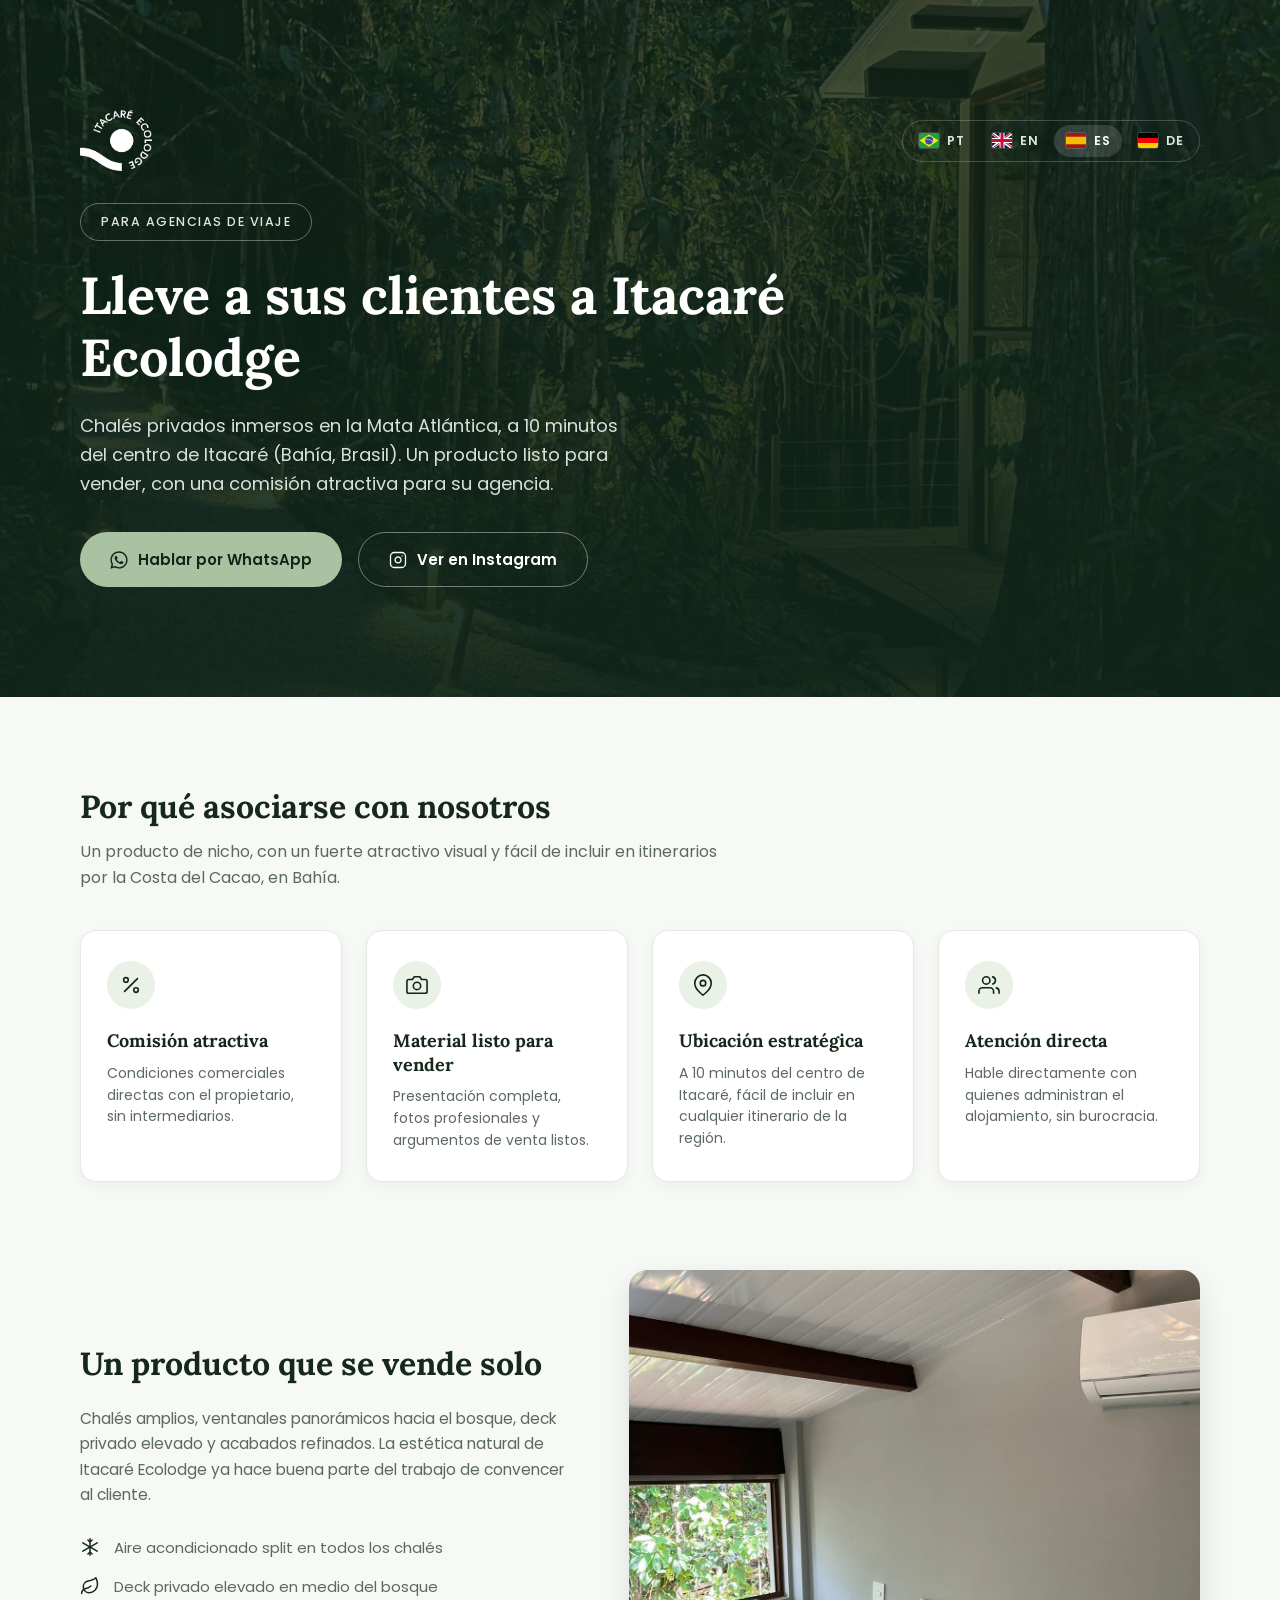
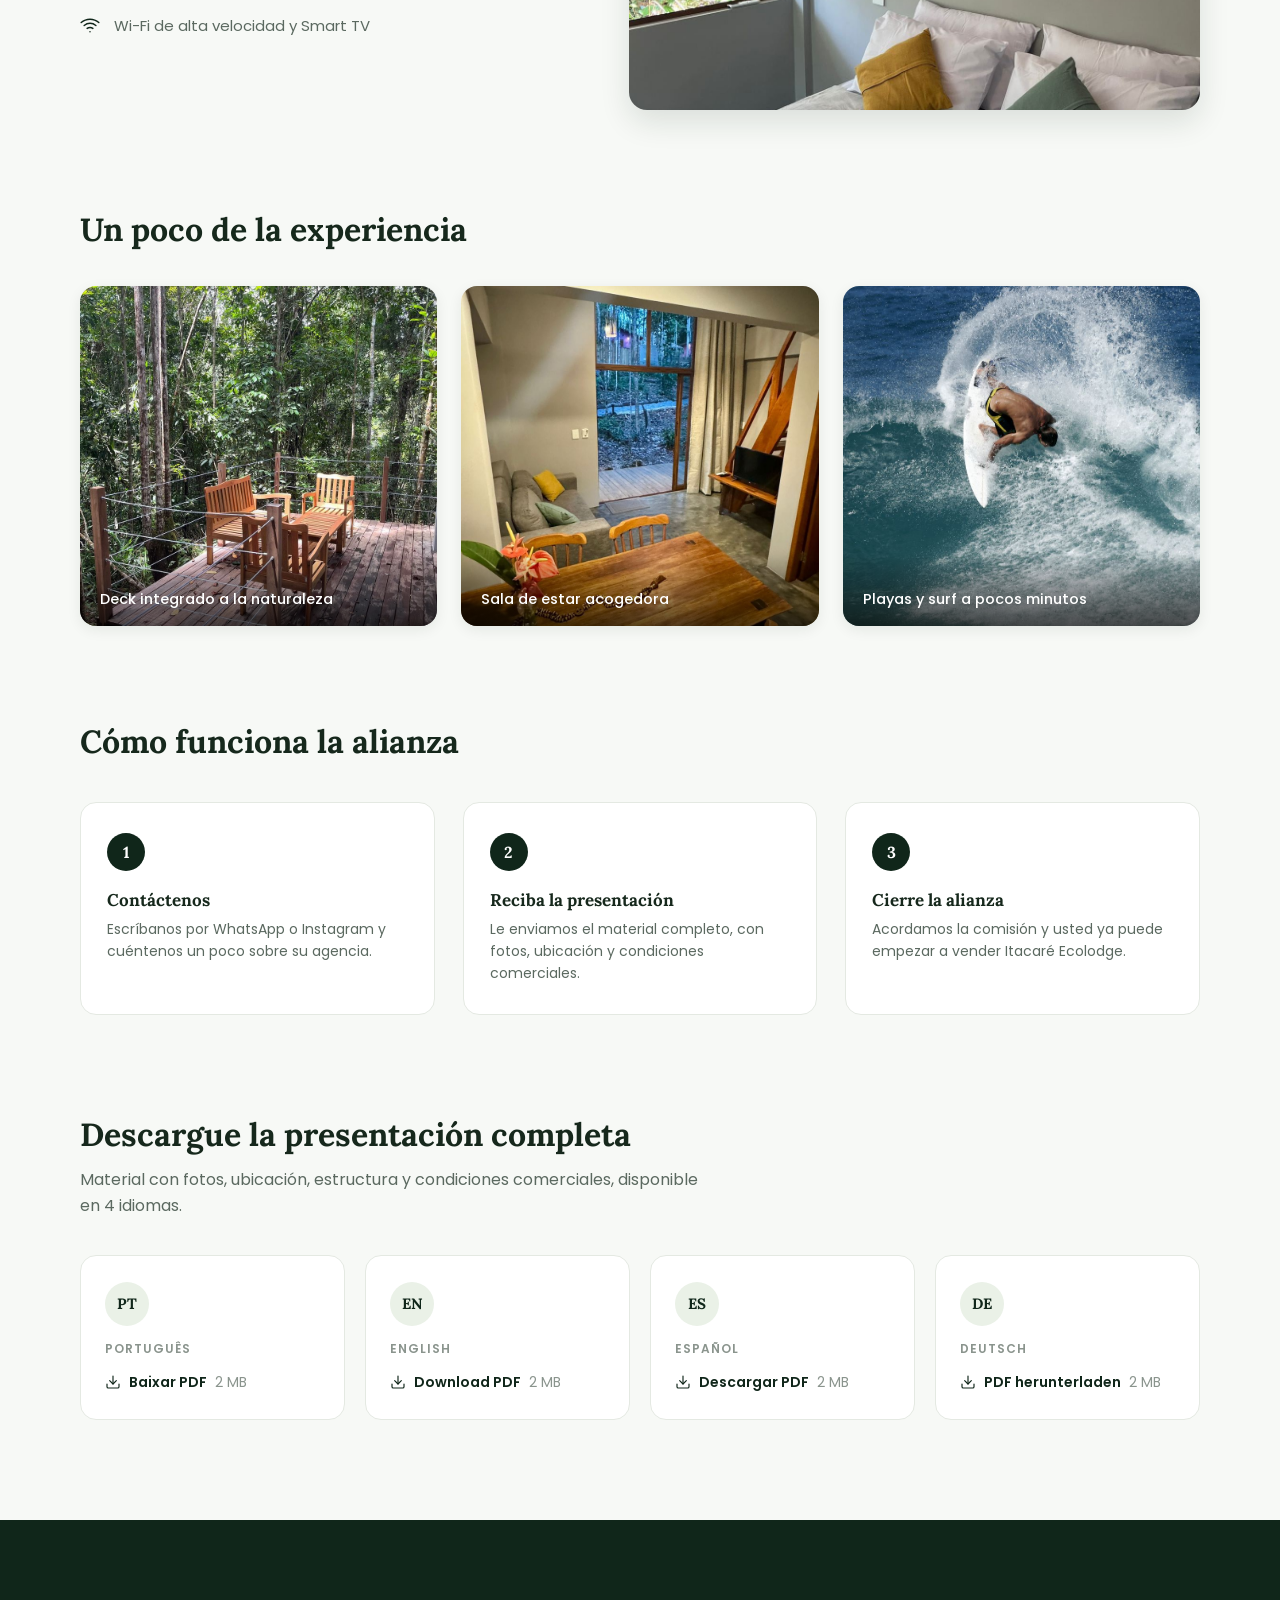
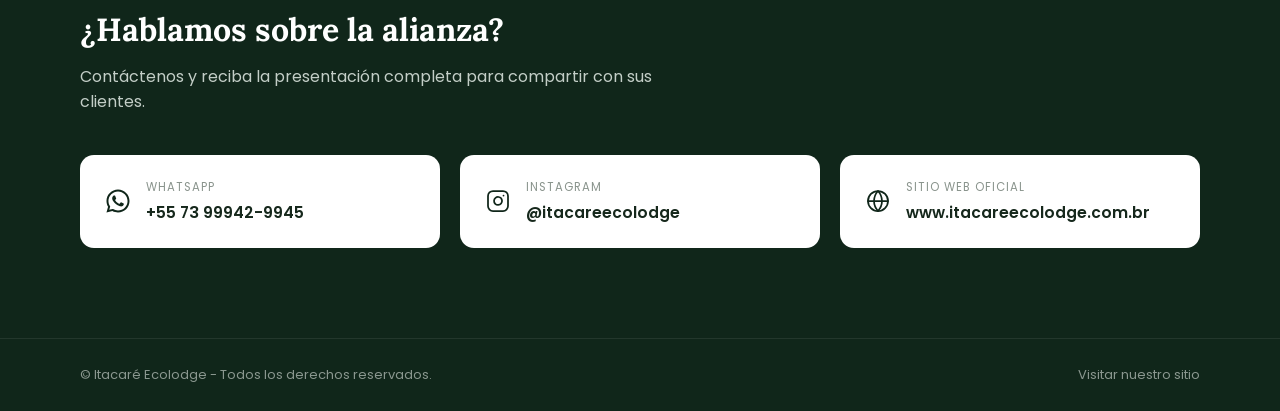
<file: parceiros/es/index.html>
<!DOCTYPE html>
<!-- Arquivo gerado por parceiros/_src/build.py. Edite _src/template.html ou _src/strings.py e rode o build. -->
<html lang="es">
<head>
	<meta charset="utf-8" />
	<meta name="viewport" content="width=device-width, initial-scale=1" />

	<!-- Title & SEO -->
	<title>Alianza para agencias de viaje | Itacaré Ecolodge</title>
	<meta name="description" content="Alianza B2B para agencias de viaje: chalés privados en la Mata Atlántica, a 10 minutos del centro de Itacaré (Bahía, Brasil), con una comisión atractiva y una presentación lista en 4 idiomas." />
	<meta name="author" content="Itacaré Ecolodge" />
	<link rel="canonical" href="https://www.itacareecolodge.com.br/parceiros/es/" />
	<link rel="alternate" hreflang="pt-BR" href="https://www.itacareecolodge.com.br/parceiros/" />
	<link rel="alternate" hreflang="en" href="https://www.itacareecolodge.com.br/parceiros/en/" />
	<link rel="alternate" hreflang="es" href="https://www.itacareecolodge.com.br/parceiros/es/" />
	<link rel="alternate" hreflang="de" href="https://www.itacareecolodge.com.br/parceiros/de/" />
	<link rel="alternate" hreflang="x-default" href="https://www.itacareecolodge.com.br/parceiros/" />

	<!-- Open Graph -->
	<meta property="og:title" content="Lleve a sus clientes a Itacaré Ecolodge" />
	<meta property="og:description" content="Alianza para agencias de viaje: chalés en la Mata Atlántica en Itacaré, Bahía, con una comisión atractiva y una presentación en 4 idiomas." />
	<meta property="og:image" content="https://www.itacareecolodge.com.br/parceiros/images/preview-parceiros.jpg" />
	<meta property="og:image:width" content="1200" />
	<meta property="og:image:height" content="630" />
	<meta property="og:image:alt" content="Deck privado de un chalé de Itacaré Ecolodge en medio de la Mata Atlántica" />
	<meta property="og:url" content="https://www.itacareecolodge.com.br/parceiros/es/" />
	<meta property="og:type" content="website" />
	<meta property="og:site_name" content="Itacaré Ecolodge" />
	<meta property="og:locale" content="es_ES" />
	<meta property="og:locale:alternate" content="pt_BR" />
	<meta property="og:locale:alternate" content="en_US" />
	<meta property="og:locale:alternate" content="de_DE" />

	<!-- Twitter Card -->
	<meta name="twitter:card" content="summary_large_image" />
	<meta name="twitter:title" content="Lleve a sus clientes a Itacaré Ecolodge" />
	<meta name="twitter:description" content="Alianza para agencias de viaje: chalés en la Mata Atlántica en Itacaré, Bahía, con una comisión atractiva y una presentación en 4 idiomas." />
	<meta name="twitter:image" content="https://www.itacareecolodge.com.br/parceiros/images/preview-parceiros.jpg" />
	<meta name="twitter:image:alt" content="Deck privado de un chalé de Itacaré Ecolodge en medio de la Mata Atlántica" />

	<!-- Favicon -->
	<link rel="icon" type="image/png" href="../../images/favicon.png" />

	<!-- Fonts & styles -->
	<link rel="preconnect" href="https://fonts.googleapis.com" />
	<link rel="preconnect" href="https://fonts.gstatic.com" crossorigin />
	<link rel="stylesheet" href="https://fonts.googleapis.com/css2?family=Lora:wght@700&amp;family=Poppins:wght@400;500;600&amp;display=swap" />
	<link rel="stylesheet" href="../parceiros.css" />
</head>
<body>

	<!-- Icon sprite -->
	<svg width="0" height="0" style="position:absolute" aria-hidden="true" focusable="false">
		<symbol id="i-whatsapp" viewBox="62 62 332 332">
			<path d="M68.494,387.41l22.323-79.284c-14.355-24.387-21.913-52.134-21.913-80.638 c0-87.765,71.402-159.167,159.167-159.167s159.166,71.402,159.166,159.167c0,87.765-71.401,159.167-159.166,159.167 c-27.347,0-54.125-7-77.814-20.292L68.494,387.41z M154.437,337.406l4.872,2.975c20.654,12.609,44.432,19.274,68.762,19.274 c72.877,0,132.166-59.29,132.166-132.167S300.948,95.321,228.071,95.321S95.904,154.611,95.904,227.488 c0,25.393,7.217,50.052,20.869,71.311l3.281,5.109l-12.855,45.658L154.437,337.406z"/>
			<path d="M183.359,153.407l-10.328-0.563c-3.244-0.177-6.426,0.907-8.878,3.037 c-5.007,4.348-13.013,12.754-15.472,23.708c-3.667,16.333,2,36.333,16.667,56.333c14.667,20,42,52,90.333,65.667 c15.575,4.404,27.827,1.435,37.28-4.612c7.487-4.789,12.648-12.476,14.508-21.166l1.649-7.702c0.524-2.448-0.719-4.932-2.993-5.980 l-34.905-16.089c-2.266-1.044-4.953-0.384-6.477,1.591l-13.703,17.764c-1.035,1.342-2.807,1.874-4.407,1.312 c-9.384-3.298-40.818-16.463-58.066-49.687c-0.748-1.441-0.562-3.19,0.499-4.419l13.096-15.15 c1.338-1.547,1.676-3.722,0.872-5.602l-15.046-35.201C187.187,154.774,185.392,153.518,183.359,153.407z"/>
		</symbol>
		<symbol id="i-instagram" viewBox="0 0 24 24"><rect x="2" y="2" width="20" height="20" rx="5"/><path d="M16 11.37A4 4 0 1 1 12.63 8 4 4 0 0 1 16 11.37z"/><line x1="17.5" y1="6.5" x2="17.51" y2="6.5"/></symbol>
		<symbol id="i-globe" viewBox="0 0 24 24"><circle cx="12" cy="12" r="10"/><line x1="2" y1="12" x2="22" y2="12"/><path d="M12 2a15.3 15.3 0 0 1 4 10 15.3 15.3 0 0 1-4 10 15.3 15.3 0 0 1-4-10 15.3 15.3 0 0 1 4-10z"/></symbol>
		<symbol id="i-percent" viewBox="0 0 24 24"><line x1="19" y1="5" x2="5" y2="19"/><circle cx="6.5" cy="6.5" r="2.5"/><circle cx="17.5" cy="17.5" r="2.5"/></symbol>
		<symbol id="i-camera" viewBox="0 0 24 24"><path d="M23 19a2 2 0 0 1-2 2H3a2 2 0 0 1-2-2V8a2 2 0 0 1 2-2h4l2-3h6l2 3h4a2 2 0 0 1 2 2z"/><circle cx="12" cy="13" r="4"/></symbol>
		<symbol id="i-pin" viewBox="0 0 24 24"><path d="M21 10c0 7-9 13-9 13s-9-6-9-13a9 9 0 0 1 18 0z"/><circle cx="12" cy="10" r="3"/></symbol>
		<symbol id="i-users" viewBox="0 0 24 24"><path d="M17 21v-2a4 4 0 0 0-4-4H5a4 4 0 0 0-4 4v2"/><circle cx="9" cy="7" r="4"/><path d="M23 21v-2a4 4 0 0 0-3-3.87"/><path d="M16 3.13a4 4 0 0 1 0 7.75"/></symbol>
		<symbol id="i-snow" viewBox="0 0 24 24"><line x1="12" y1="2" x2="12" y2="22"/><line x1="3.34" y1="7" x2="20.66" y2="17"/><line x1="3.34" y1="17" x2="20.66" y2="7"/><polyline points="9.5 3.5 12 6 14.5 3.5"/><polyline points="9.5 20.5 12 18 14.5 20.5"/></symbol>
		<symbol id="i-leaf" viewBox="0 0 24 24"><path d="M11 20A7 7 0 0 1 9.8 6.1C15.5 5 17 4.48 19 2c1 2 2 4.18 2 8 0 5.5-4.78 10-10 10Z"/><path d="M2 21c0-3 1.85-5.36 5.08-6C9.5 14.52 12 13 13 12"/></symbol>
		<symbol id="i-wifi" viewBox="0 0 24 24"><path d="M5 12.55a11 11 0 0 1 14.08 0"/><path d="M1.42 9a16 16 0 0 1 21.16 0"/><path d="M8.53 16.11a6 6 0 0 1 6.95 0"/><line x1="12" y1="20" x2="12.01" y2="20"/></symbol>
		<symbol id="i-download" viewBox="0 0 24 24"><path d="M21 15v4a2 2 0 0 1-2 2H5a2 2 0 0 1-2-2v-4"/><polyline points="7 10 12 15 17 10"/><line x1="12" y1="15" x2="12" y2="3"/></symbol>
	</svg>

	<!-- Hero -->
	<header class="hero">
		<div class="container">
			<div class="hero-top">
				<a href="https://www.itacareecolodge.com.br/" aria-label="Itacaré Ecolodge - sitio web oficial">
					<img class="hero-logo" src="../../images/logo.png" alt="Logotipo de Itacaré Ecolodge" width="88" height="75" />
				</a>
				<nav class="lang-switch" aria-label="Idioma">
				<ul>
					<li><a href="../" hreflang="pt-BR" lang="pt-BR"><img src="../images/flags/br.svg" alt="" width="20" height="15" /><span class="lang-switch-code" aria-hidden="true">PT</span><span class="visually-hidden">Português</span></a></li>
					<li><a href="../en/" hreflang="en" lang="en"><img src="../images/flags/gb.svg" alt="" width="20" height="15" /><span class="lang-switch-code" aria-hidden="true">EN</span><span class="visually-hidden">English</span></a></li>
					<li><a href="../es/" hreflang="es" lang="es" aria-current="page"><img src="../images/flags/es.svg" alt="" width="20" height="15" /><span class="lang-switch-code" aria-hidden="true">ES</span><span class="visually-hidden">Español</span></a></li>
					<li><a href="../de/" hreflang="de" lang="de"><img src="../images/flags/de.svg" alt="" width="20" height="15" /><span class="lang-switch-code" aria-hidden="true">DE</span><span class="visually-hidden">Deutsch</span></a></li>
				</ul>
			</nav>
			</div>
			<span class="eyebrow">Para agencias de viaje</span>
			<h1>Lleve a sus clientes a Itacaré Ecolodge</h1>
			<p class="hero-lead">Chalés privados inmersos en la Mata Atlántica, a 10 minutos del centro de Itacaré (Bahía, Brasil). Un producto listo para vender, con una comisión atractiva para su agencia.</p>
			<div class="hero-actions">
				<a class="btn btn-primary" href="https://wa.me/5573999429945?text=%C2%A1Hola!%20Me%20interesa%20conocer%20la%20alianza%20B2B%20de%20Itacar%C3%A9%20Ecolodge." target="_blank" rel="noopener">
					<svg class="icon icon-fill" aria-hidden="true"><use href="#i-whatsapp"/></svg>
					Hablar por WhatsApp
				</a>
				<a class="btn btn-outline" href="https://www.instagram.com/itacareecolodge/" target="_blank" rel="noopener">
					<svg class="icon" aria-hidden="true"><use href="#i-instagram"/></svg>
					Ver en Instagram
				</a>
			</div>
		</div>
	</header>

	<main>

		<!-- Por que fechar parceria -->
		<section class="section values">
			<div class="container">
				<h2 class="section-title">Por qué asociarse con nosotros</h2>
				<p class="section-lead">Un producto de nicho, con un fuerte atractivo visual y fácil de incluir en itinerarios por la Costa del Cacao, en Bahía.</p>
				<div class="grid grid-4">
					<div class="value-card">
						<div class="value-icon"><svg class="icon" aria-hidden="true"><use href="#i-percent"/></svg></div>
						<h3>Comisión atractiva</h3>
						<p>Condiciones comerciales directas con el propietario, sin intermediarios.</p>
					</div>
					<div class="value-card">
						<div class="value-icon"><svg class="icon" aria-hidden="true"><use href="#i-camera"/></svg></div>
						<h3>Material listo para vender</h3>
						<p>Presentación completa, fotos profesionales y argumentos de venta listos.</p>
					</div>
					<div class="value-card">
						<div class="value-icon"><svg class="icon" aria-hidden="true"><use href="#i-pin"/></svg></div>
						<h3>Ubicación estratégica</h3>
						<p>A 10 minutos del centro de Itacaré, fácil de incluir en cualquier itinerario de la región.</p>
					</div>
					<div class="value-card">
						<div class="value-icon"><svg class="icon" aria-hidden="true"><use href="#i-users"/></svg></div>
						<h3>Atención directa</h3>
						<p>Hable directamente con quienes administran el alojamiento, sin burocracia.</p>
					</div>
				</div>
			</div>
		</section>

		<!-- Produto -->
		<section class="section product">
			<div class="container">
				<div class="product-text">
					<h2 class="section-title">Un producto que se vende solo</h2>
					<p>Chalés amplios, ventanales panorámicos hacia el bosque, deck privado elevado y acabados refinados. La estética natural de Itacaré Ecolodge ya hace buena parte del trabajo de convencer al cliente.</p>
					<ul class="amenities">
						<li><svg class="icon" aria-hidden="true"><use href="#i-snow"/></svg>Aire acondicionado split en todos los chalés</li>
						<li><svg class="icon" aria-hidden="true"><use href="#i-leaf"/></svg>Deck privado elevado en medio del bosque</li>
						<li><svg class="icon" aria-hidden="true"><use href="#i-wifi"/></svg>Wi-Fi de alta velocidad y Smart TV</li>
					</ul>
				</div>
				<div class="product-image">
					<img src="../images/quarto.jpg" alt="Habitación de un chalé de Itacaré Ecolodge con cama doble, aire acondicionado y ventana hacia el bosque" width="1200" height="1600" loading="lazy" />
				</div>
			</div>
		</section>

		<!-- Galeria -->
		<section class="section gallery">
			<div class="container">
				<h2 class="section-title">Un poco de la experiencia</h2>
				<div class="grid grid-3">
					<figure class="gallery-item">
						<img src="../images/deck.jpg" alt="Deck de madera con mesa y sillas elevado entre los árboles de la Mata Atlántica" width="900" height="1099" loading="lazy" />
						<figcaption>Deck integrado a la naturaleza</figcaption>
					</figure>
					<figure class="gallery-item">
						<img src="../images/sala.jpg" alt="Sala de estar del chalé con sofá, mesa de madera y puerta de vidrio hacia el bosque" width="900" height="1200" loading="lazy" />
						<figcaption>Sala de estar acogedora</figcaption>
					</figure>
					<figure class="gallery-item">
						<img src="../images/surf.jpg" alt="Surfista haciendo una maniobra en una ola en el mar de Itacaré" width="1200" height="800" loading="lazy" />
						<figcaption>Playas y surf a pocos minutos</figcaption>
					</figure>
				</div>
			</div>
		</section>

		<!-- Como funciona -->
		<section class="section steps">
			<div class="container">
				<h2 class="section-title">Cómo funciona la alianza</h2>
				<ol class="grid grid-3">
					<li class="step-card">
						<div class="step-num" aria-hidden="true">1</div>
						<h3>Contáctenos</h3>
						<p>Escríbanos por WhatsApp o Instagram y cuéntenos un poco sobre su agencia.</p>
					</li>
					<li class="step-card">
						<div class="step-num" aria-hidden="true">2</div>
						<h3>Reciba la presentación</h3>
						<p>Le enviamos el material completo, con fotos, ubicación y condiciones comerciales.</p>
					</li>
					<li class="step-card">
						<div class="step-num" aria-hidden="true">3</div>
						<h3>Cierre la alianza</h3>
						<p>Acordamos la comisión y usted ya puede empezar a vender Itacaré Ecolodge.</p>
					</li>
				</ol>
			</div>
		</section>

		<!-- Apresentação -->
		<section class="section downloads" id="apresentacao">
			<div class="container">
				<h2 class="section-title">Descargue la presentación completa</h2>
				<p class="section-lead">Material con fotos, ubicación, estructura y condiciones comerciales, disponible en 4 idiomas.</p>
				<div class="grid grid-4">
					<a class="download-card" href="../apresentacao/itacare-ecolodge-apresentacao-pt.pdf" download hreflang="pt-BR">
						<span class="lang-code" aria-hidden="true">PT</span>
						<span class="dl-text">
							<span class="lang" lang="pt-BR">Português</span>
							<span class="dl-btn" lang="pt-BR"><svg class="icon" aria-hidden="true"><use href="#i-download"/></svg>Baixar PDF <span class="dl-size">2 MB</span></span>
						</span>
					</a>
					<a class="download-card" href="../apresentacao/itacare-ecolodge-apresentacao-en.pdf" download hreflang="en">
						<span class="lang-code" aria-hidden="true">EN</span>
						<span class="dl-text">
							<span class="lang" lang="en">English</span>
							<span class="dl-btn" lang="en"><svg class="icon" aria-hidden="true"><use href="#i-download"/></svg>Download PDF <span class="dl-size">2 MB</span></span>
						</span>
					</a>
					<a class="download-card" href="../apresentacao/itacare-ecolodge-apresentacao-es.pdf" download hreflang="es">
						<span class="lang-code" aria-hidden="true">ES</span>
						<span class="dl-text">
							<span class="lang" lang="es">Español</span>
							<span class="dl-btn" lang="es"><svg class="icon" aria-hidden="true"><use href="#i-download"/></svg>Descargar PDF <span class="dl-size">2 MB</span></span>
						</span>
					</a>
					<a class="download-card" href="../apresentacao/itacare-ecolodge-apresentacao-de.pdf" download hreflang="de">
						<span class="lang-code" aria-hidden="true">DE</span>
						<span class="dl-text">
							<span class="lang" lang="de">Deutsch</span>
							<span class="dl-btn" lang="de"><svg class="icon" aria-hidden="true"><use href="#i-download"/></svg>PDF herunterladen <span class="dl-size">2 MB</span></span>
						</span>
					</a>
				</div>
			</div>
		</section>

		<!-- Contato -->
		<section class="contact" id="contato">
			<div class="container">
				<div class="contact-intro">
					<h2>¿Hablamos sobre la alianza?</h2>
					<p>Contáctenos y reciba la presentación completa para compartir con sus clientes.</p>
				</div>
				<div class="grid grid-3">
					<a class="contact-card" href="https://wa.me/5573999429945?text=%C2%A1Hola!%20Me%20interesa%20conocer%20la%20alianza%20B2B%20de%20Itacar%C3%A9%20Ecolodge." target="_blank" rel="noopener">
						<svg class="icon icon-fill" aria-hidden="true"><use href="#i-whatsapp"/></svg>
						<div>
							<div class="label">WhatsApp</div>
							<div class="value">+55 73 99942-9945</div>
						</div>
					</a>
					<a class="contact-card" href="https://www.instagram.com/itacareecolodge/" target="_blank" rel="noopener">
						<svg class="icon" aria-hidden="true"><use href="#i-instagram"/></svg>
						<div>
							<div class="label">Instagram</div>
							<div class="value">@itacareecolodge</div>
						</div>
					</a>
					<a class="contact-card" href="https://www.itacareecolodge.com.br/">
						<svg class="icon" aria-hidden="true"><use href="#i-globe"/></svg>
						<div>
							<div class="label">Sitio web oficial</div>
							<div class="value">www.itacareecolodge.com.br</div>
						</div>
					</a>
				</div>
			</div>
		</section>

	</main>

	<footer class="footer">
		<div class="container">
			<p>&copy; Itacaré Ecolodge - Todos los derechos reservados.</p>
			<a href="https://www.itacareecolodge.com.br/">Visitar nuestro sitio</a>
		</div>
	</footer>

</body>
</html>
</file>
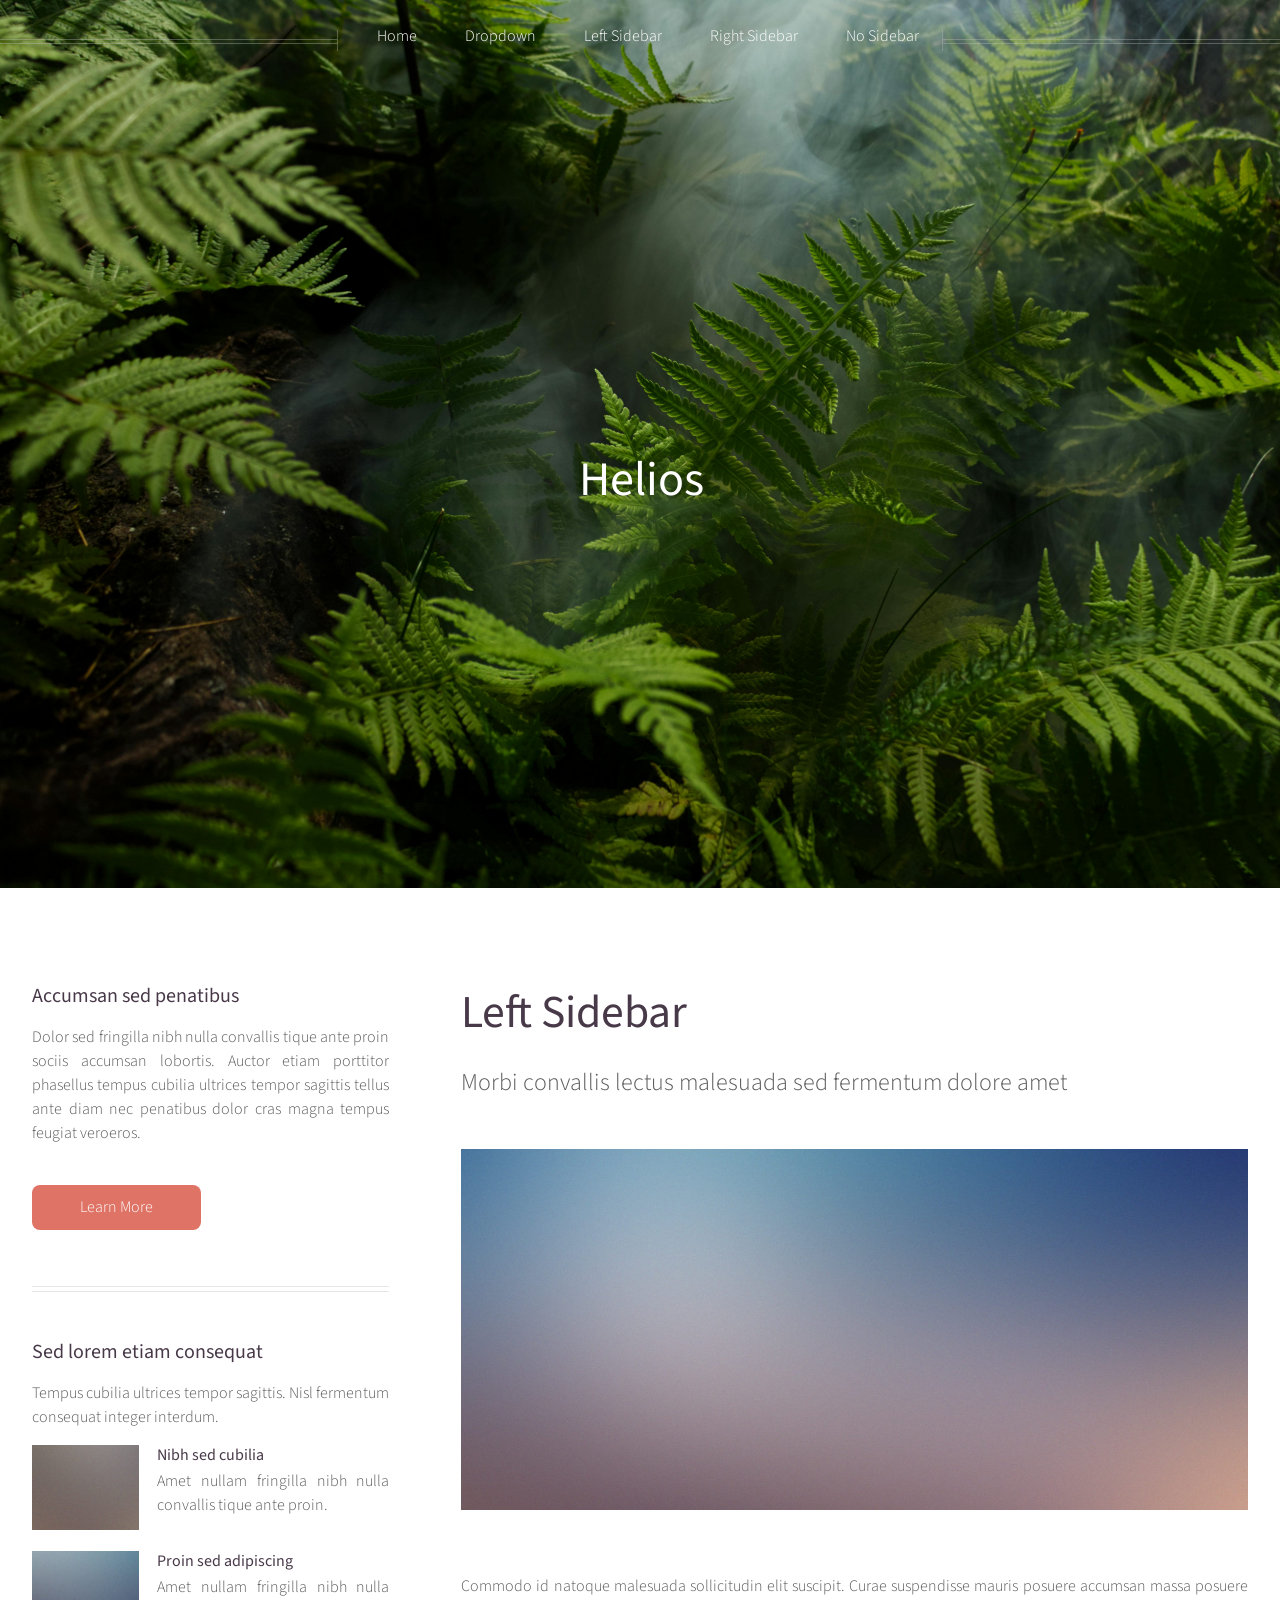
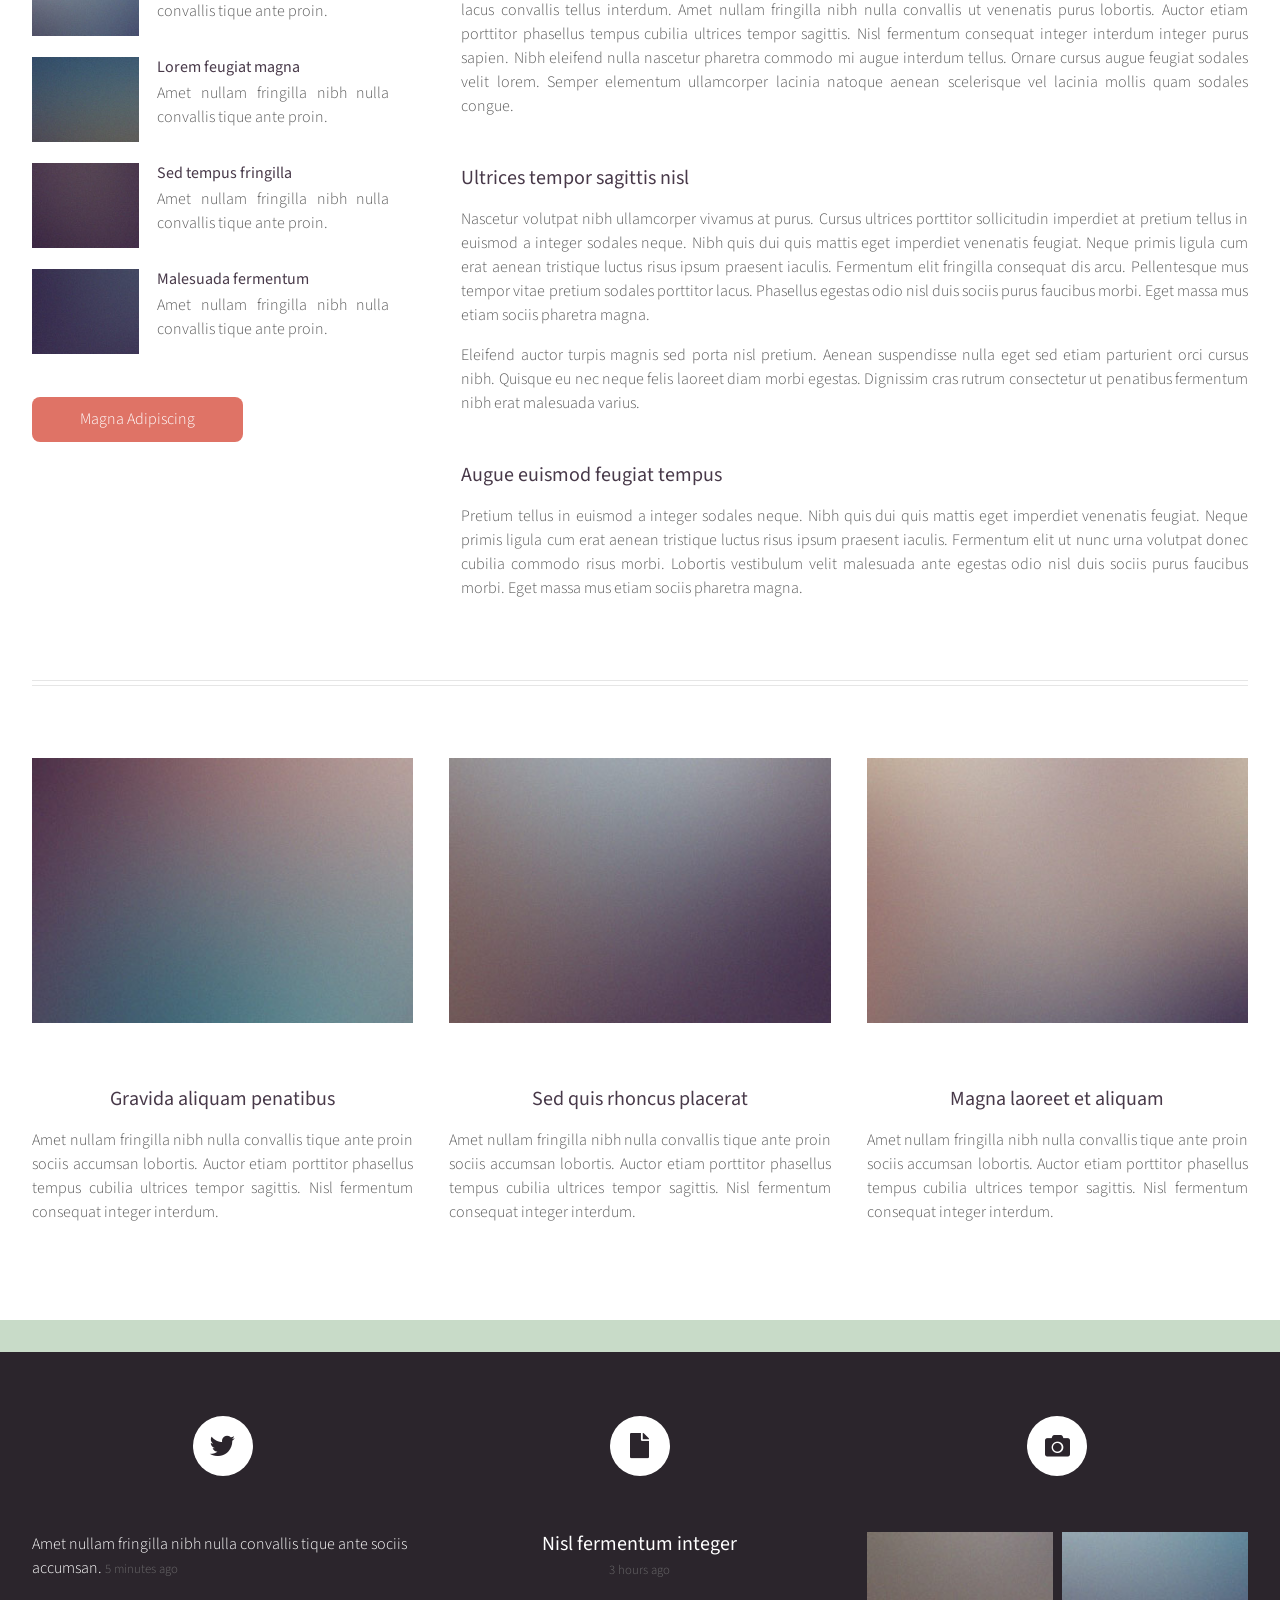
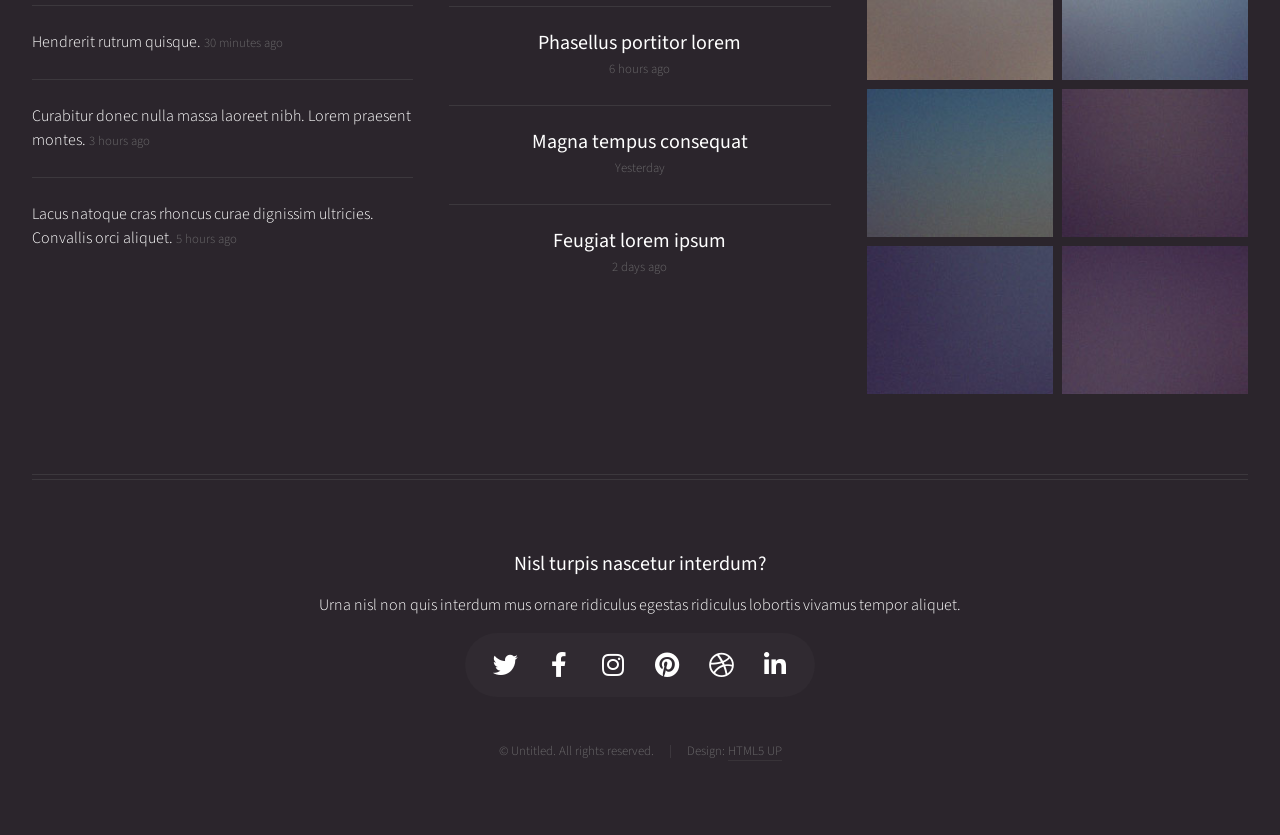
<file: left-sidebar.html>
<!DOCTYPE HTML>
<!--
	Helios by HTML5 UP
	html5up.net | @ajlkn
	Free for personal and commercial use under the CCA 3.0 license (html5up.net/license)
-->
<html>
	<head>
		<title>Left Sidebar - Helios by HTML5 UP</title>
		<meta charset="utf-8" />
		<meta name="viewport" content="width=device-width, initial-scale=1, user-scalable=no" />
		<link rel="stylesheet" href="assets/css/main.css" />
		<noscript><link rel="stylesheet" href="assets/css/noscript.css" /></noscript>
	</head>
	<body class="left-sidebar is-preload">
		<div id="page-wrapper">

			<!-- Header -->
				<div id="header">

					<!-- Inner -->
						<div class="inner">
							<header>
								<h1><a href="index.html" id="logo">Helios</a></h1>
							</header>
						</div>

					<!-- Nav -->
						<nav id="nav">
							<ul>
								<li><a href="index.html">Home</a></li>
								<li>
									<a href="#">Dropdown</a>
									<ul>
										<li><a href="#">Lorem ipsum dolor</a></li>
										<li><a href="#">Magna phasellus</a></li>
										<li><a href="#">Etiam dolore nisl</a></li>
										<li>
											<a href="#">And a submenu &hellip;</a>
											<ul>
												<li><a href="#">Lorem ipsum dolor</a></li>
												<li><a href="#">Phasellus consequat</a></li>
												<li><a href="#">Magna phasellus</a></li>
												<li><a href="#">Etiam dolore nisl</a></li>
											</ul>
										</li>
										<li><a href="#">Veroeros feugiat</a></li>
									</ul>
								</li>
								<li><a href="left-sidebar.html">Left Sidebar</a></li>
								<li><a href="right-sidebar.html">Right Sidebar</a></li>
								<li><a href="no-sidebar.html">No Sidebar</a></li>
							</ul>
						</nav>

				</div>

			<!-- Main -->
				<div class="wrapper style1">

					<div class="container">
						<div class="row gtr-200">
							<div class="col-4 col-12-mobile" id="sidebar">
								<hr class="first" />
								<section>
									<header>
										<h3><a href="#">Accumsan sed penatibus</a></h3>
									</header>
									<p>
										Dolor sed fringilla nibh nulla convallis tique ante proin sociis accumsan lobortis. Auctor etiam
										porttitor phasellus tempus cubilia ultrices tempor sagittis  tellus ante diam nec penatibus dolor cras
										magna tempus feugiat veroeros.
									</p>
									<footer>
										<a href="#" class="button">Learn More</a>
									</footer>
								</section>
								<hr />
								<section>
									<header>
										<h3><a href="#">Sed lorem etiam consequat</a></h3>
									</header>
									<p>
										Tempus cubilia ultrices tempor sagittis. Nisl fermentum consequat integer interdum.
									</p>
									<div class="row gtr-50">
										<div class="col-4">
											<a href="#" class="image fit"><img src="images/pic10.jpg" alt="" /></a>
										</div>
										<div class="col-8">
											<h4>Nibh sed cubilia</h4>
											<p>
												Amet nullam fringilla nibh nulla convallis tique ante proin.
											</p>
										</div>
										<div class="col-4">
											<a href="#" class="image fit"><img src="images/pic11.jpg" alt="" /></a>
										</div>
										<div class="col-8">
											<h4>Proin sed adipiscing</h4>
											<p>
												Amet nullam fringilla nibh nulla convallis tique ante proin.
											</p>
										</div>
										<div class="col-4">
											<a href="#" class="image fit"><img src="images/pic12.jpg" alt="" /></a>
										</div>
										<div class="col-8">
											<h4>Lorem feugiat magna</h4>
											<p>
												Amet nullam fringilla nibh nulla convallis tique ante proin.
											</p>
										</div>
										<div class="col-4">
											<a href="#" class="image fit"><img src="images/pic13.jpg" alt="" /></a>
										</div>
										<div class="col-8">
											<h4>Sed tempus fringilla</h4>
											<p>
												Amet nullam fringilla nibh nulla convallis tique ante proin.
											</p>
										</div>
										<div class="col-4">
											<a href="#" class="image fit"><img src="images/pic14.jpg" alt="" /></a>
										</div>
										<div class="col-8">
											<h4>Malesuada fermentum</h4>
											<p>
												Amet nullam fringilla nibh nulla convallis tique ante proin.
											</p>
										</div>
									</div>
									<footer>
										<a href="#" class="button">Magna Adipiscing</a>
									</footer>
								</section>
							</div>
							<div class="col-8 col-12-mobile imp-mobile" id="content">
								<article id="main">
									<header>
										<h2><a href="#">Left Sidebar</a></h2>
										<p>
											Morbi convallis lectus malesuada sed fermentum dolore amet
										</p>
									</header>
									<a href="#" class="image featured"><img src="images/pic06.jpg" alt="" /></a>
									<p>
										Commodo id natoque malesuada sollicitudin elit suscipit. Curae suspendisse mauris posuere accumsan massa
										posuere lacus convallis tellus interdum. Amet nullam fringilla nibh nulla convallis ut venenatis purus
										lobortis. Auctor etiam porttitor phasellus tempus cubilia ultrices tempor sagittis. Nisl fermentum
										consequat integer interdum integer purus sapien. Nibh eleifend nulla nascetur pharetra commodo mi augue
										interdum tellus. Ornare cursus augue feugiat sodales velit lorem. Semper elementum ullamcorper lacinia
										natoque aenean scelerisque vel lacinia mollis quam sodales congue.
									</p>
									<section>
										<header>
											<h3>Ultrices tempor sagittis nisl</h3>
										</header>
										<p>
											Nascetur volutpat nibh ullamcorper vivamus at purus. Cursus ultrices porttitor sollicitudin imperdiet
											at pretium tellus in euismod a integer sodales neque. Nibh quis dui quis mattis eget imperdiet venenatis
											feugiat. Neque primis ligula cum erat aenean tristique luctus risus ipsum praesent iaculis. Fermentum elit
											fringilla consequat dis arcu. Pellentesque mus tempor vitae pretium sodales porttitor lacus. Phasellus
											egestas odio nisl duis sociis purus faucibus morbi. Eget massa mus etiam sociis pharetra magna.
										</p>
										<p>
											Eleifend auctor turpis magnis sed porta nisl pretium. Aenean suspendisse nulla eget sed etiam parturient
											orci cursus nibh. Quisque eu nec neque felis laoreet diam morbi egestas. Dignissim cras rutrum consectetur
											ut penatibus fermentum nibh erat malesuada varius.
										</p>
									</section>
									<section>
										<header>
											<h3>Augue euismod feugiat tempus</h3>
										</header>
										<p>
											Pretium tellus in euismod a integer sodales neque. Nibh quis dui quis mattis eget imperdiet venenatis
											feugiat. Neque primis ligula cum erat aenean tristique luctus risus ipsum praesent iaculis. Fermentum elit
											ut nunc urna volutpat donec cubilia commodo risus morbi. Lobortis vestibulum velit malesuada ante
											egestas odio nisl duis sociis purus faucibus morbi. Eget massa mus etiam sociis pharetra magna.
										</p>
									</section>
								</article>
							</div>
						</div>
						<hr />
						<div class="row">
							<article class="col-4 col-12-mobile special">
								<a href="#" class="image featured"><img src="images/pic07.jpg" alt="" /></a>
								<header>
									<h3><a href="#">Gravida aliquam penatibus</a></h3>
								</header>
								<p>
									Amet nullam fringilla nibh nulla convallis tique ante proin sociis accumsan lobortis. Auctor etiam
									porttitor phasellus tempus cubilia ultrices tempor sagittis. Nisl fermentum consequat integer interdum.
								</p>
							</article>
							<article class="col-4 col-12-mobile special">
								<a href="#" class="image featured"><img src="images/pic08.jpg" alt="" /></a>
								<header>
									<h3><a href="#">Sed quis rhoncus placerat</a></h3>
								</header>
								<p>
									Amet nullam fringilla nibh nulla convallis tique ante proin sociis accumsan lobortis. Auctor etiam
									porttitor phasellus tempus cubilia ultrices tempor sagittis. Nisl fermentum consequat integer interdum.
								</p>
							</article>
							<article class="col-4 col-12-mobile special">
								<a href="#" class="image featured"><img src="images/pic09.jpg" alt="" /></a>
								<header>
									<h3><a href="#">Magna laoreet et aliquam</a></h3>
								</header>
								<p>
									Amet nullam fringilla nibh nulla convallis tique ante proin sociis accumsan lobortis. Auctor etiam
									porttitor phasellus tempus cubilia ultrices tempor sagittis. Nisl fermentum consequat integer interdum.
								</p>
							</article>
						</div>
					</div>

				</div>

			<!-- Footer -->
				<div id="footer">
					<div class="container">
						<div class="row">

							<!-- Tweets -->
								<section class="col-4 col-12-mobile">
									<header>
										<h2 class="icon brands fa-twitter circled"><span class="label">Tweets</span></h2>
									</header>
									<ul class="divided">
										<li>
											<article class="tweet">
												Amet nullam fringilla nibh nulla convallis tique ante sociis accumsan.
												<span class="timestamp">5 minutes ago</span>
											</article>
										</li>
										<li>
											<article class="tweet">
												Hendrerit rutrum quisque.
												<span class="timestamp">30 minutes ago</span>
											</article>
										</li>
										<li>
											<article class="tweet">
												Curabitur donec nulla massa laoreet nibh. Lorem praesent montes.
												<span class="timestamp">3 hours ago</span>
											</article>
										</li>
										<li>
											<article class="tweet">
												Lacus natoque cras rhoncus curae dignissim ultricies. Convallis orci aliquet.
												<span class="timestamp">5 hours ago</span>
											</article>
										</li>
									</ul>
								</section>

							<!-- Posts -->
								<section class="col-4 col-12-mobile">
									<header>
										<h2 class="icon solid fa-file circled"><span class="label">Posts</span></h2>
									</header>
									<ul class="divided">
										<li>
											<article class="post stub">
												<header>
													<h3><a href="#">Nisl fermentum integer</a></h3>
												</header>
												<span class="timestamp">3 hours ago</span>
											</article>
										</li>
										<li>
											<article class="post stub">
												<header>
													<h3><a href="#">Phasellus portitor lorem</a></h3>
												</header>
												<span class="timestamp">6 hours ago</span>
											</article>
										</li>
										<li>
											<article class="post stub">
												<header>
													<h3><a href="#">Magna tempus consequat</a></h3>
												</header>
												<span class="timestamp">Yesterday</span>
											</article>
										</li>
										<li>
											<article class="post stub">
												<header>
													<h3><a href="#">Feugiat lorem ipsum</a></h3>
												</header>
												<span class="timestamp">2 days ago</span>
											</article>
										</li>
									</ul>
								</section>

							<!-- Photos -->
								<section class="col-4 col-12-mobile">
									<header>
										<h2 class="icon solid fa-camera circled"><span class="label">Photos</span></h2>
									</header>
									<div class="row gtr-25">
										<div class="col-6">
											<a href="#" class="image fit"><img src="images/pic10.jpg" alt="" /></a>
										</div>
										<div class="col-6">
											<a href="#" class="image fit"><img src="images/pic11.jpg" alt="" /></a>
										</div>
										<div class="col-6">
											<a href="#" class="image fit"><img src="images/pic12.jpg" alt="" /></a>
										</div>
										<div class="col-6">
											<a href="#" class="image fit"><img src="images/pic13.jpg" alt="" /></a>
										</div>
										<div class="col-6">
											<a href="#" class="image fit"><img src="images/pic14.jpg" alt="" /></a>
										</div>
										<div class="col-6">
											<a href="#" class="image fit"><img src="images/pic15.jpg" alt="" /></a>
										</div>
									</div>
								</section>

						</div>
						<hr />
						<div class="row">
							<div class="col-12">

								<!-- Contact -->
									<section class="contact">
										<header>
											<h3>Nisl turpis nascetur interdum?</h3>
										</header>
										<p>Urna nisl non quis interdum mus ornare ridiculus egestas ridiculus lobortis vivamus tempor aliquet.</p>
										<ul class="icons">
											<li><a href="#" class="icon brands fa-twitter"><span class="label">Twitter</span></a></li>
											<li><a href="#" class="icon brands fa-facebook-f"><span class="label">Facebook</span></a></li>
											<li><a href="#" class="icon brands fa-instagram"><span class="label">Instagram</span></a></li>
											<li><a href="#" class="icon brands fa-pinterest"><span class="label">Pinterest</span></a></li>
											<li><a href="#" class="icon brands fa-dribbble"><span class="label">Dribbble</span></a></li>
											<li><a href="#" class="icon brands fa-linkedin-in"><span class="label">Linkedin</span></a></li>
										</ul>
									</section>

								<!-- Copyright -->
									<div class="copyright">
										<ul class="menu">
											<li>&copy; Untitled. All rights reserved.</li><li>Design: <a href="http://html5up.net">HTML5 UP</a></li>
										</ul>
									</div>

							</div>

						</div>
					</div>
				</div>

		</div>

		<!-- Scripts -->
			<script src="assets/js/jquery.min.js"></script>
			<script src="assets/js/jquery.dropotron.min.js"></script>
			<script src="assets/js/jquery.scrolly.min.js"></script>
			<script src="assets/js/jquery.scrollex.min.js"></script>
			<script src="assets/js/browser.min.js"></script>
			<script src="assets/js/breakpoints.min.js"></script>
			<script src="assets/js/util.js"></script>
			<script src="assets/js/main.js"></script>

	</body>
</html>
</file>
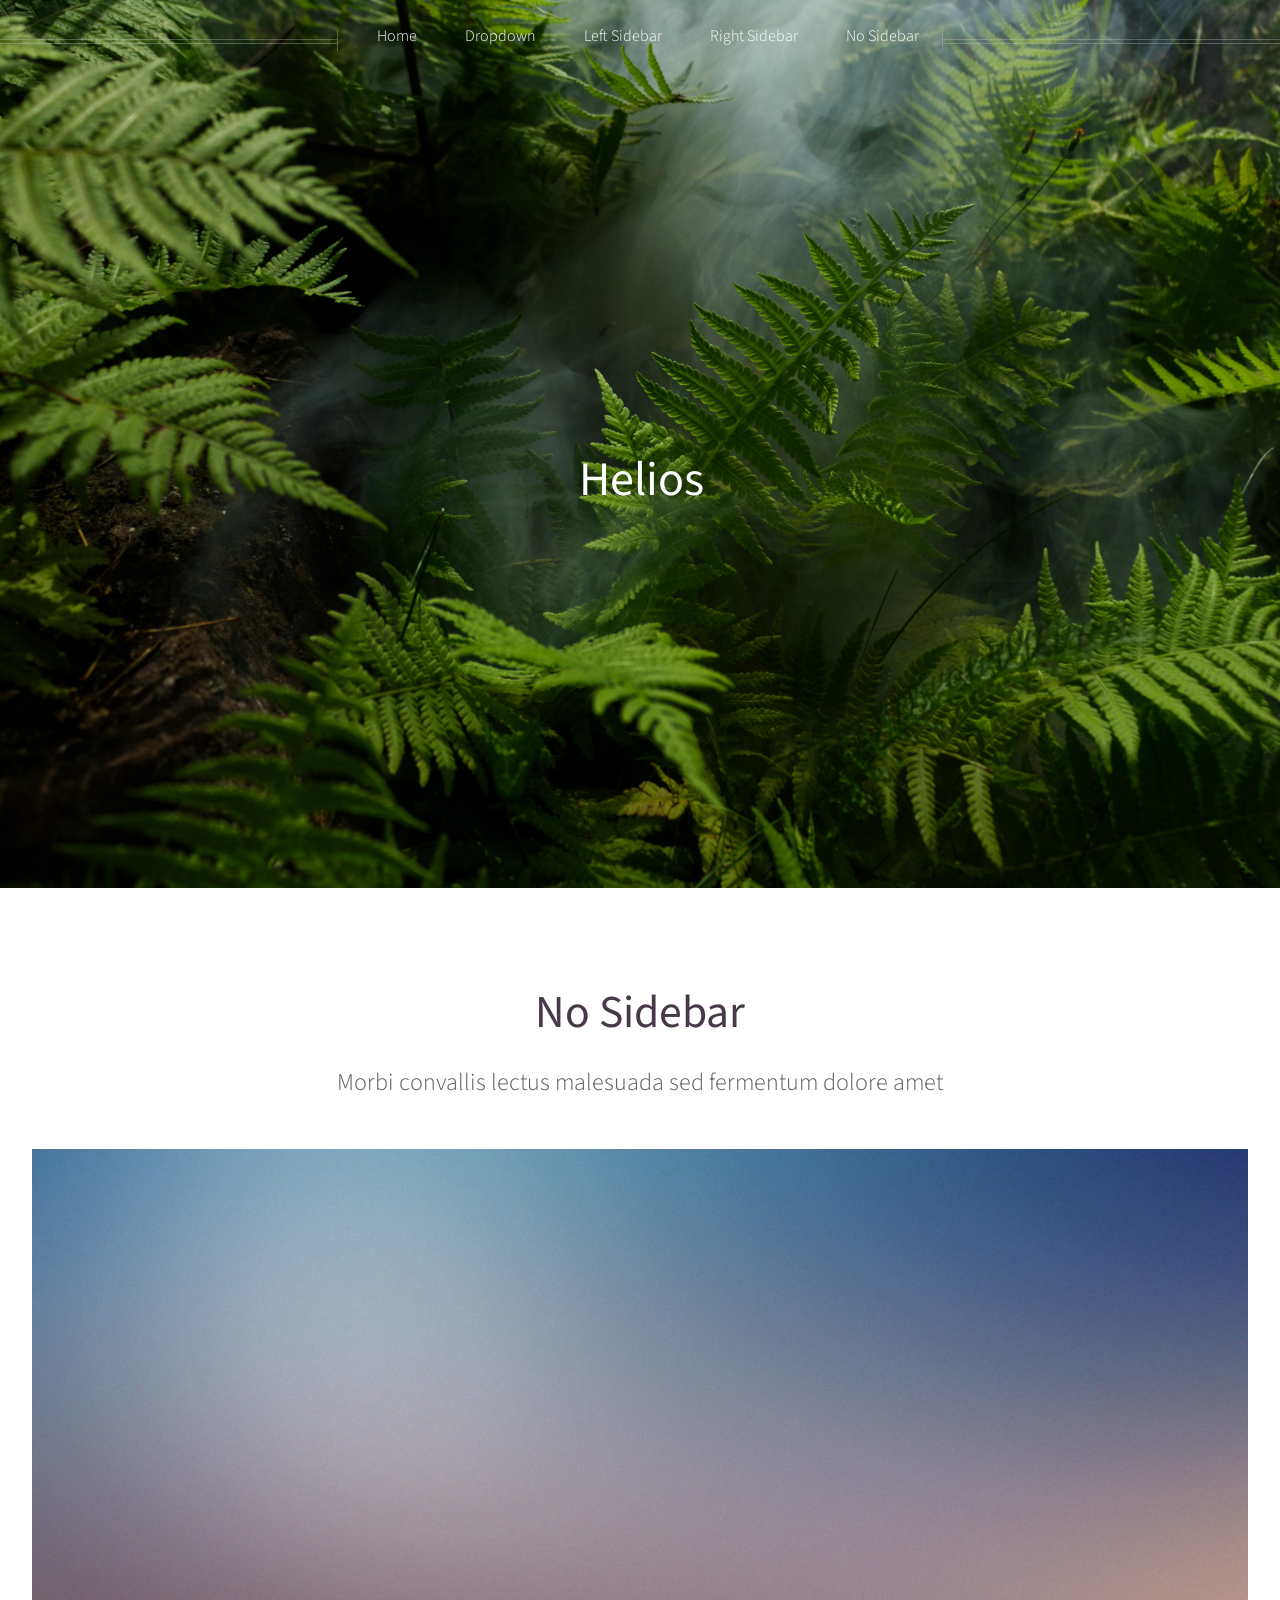
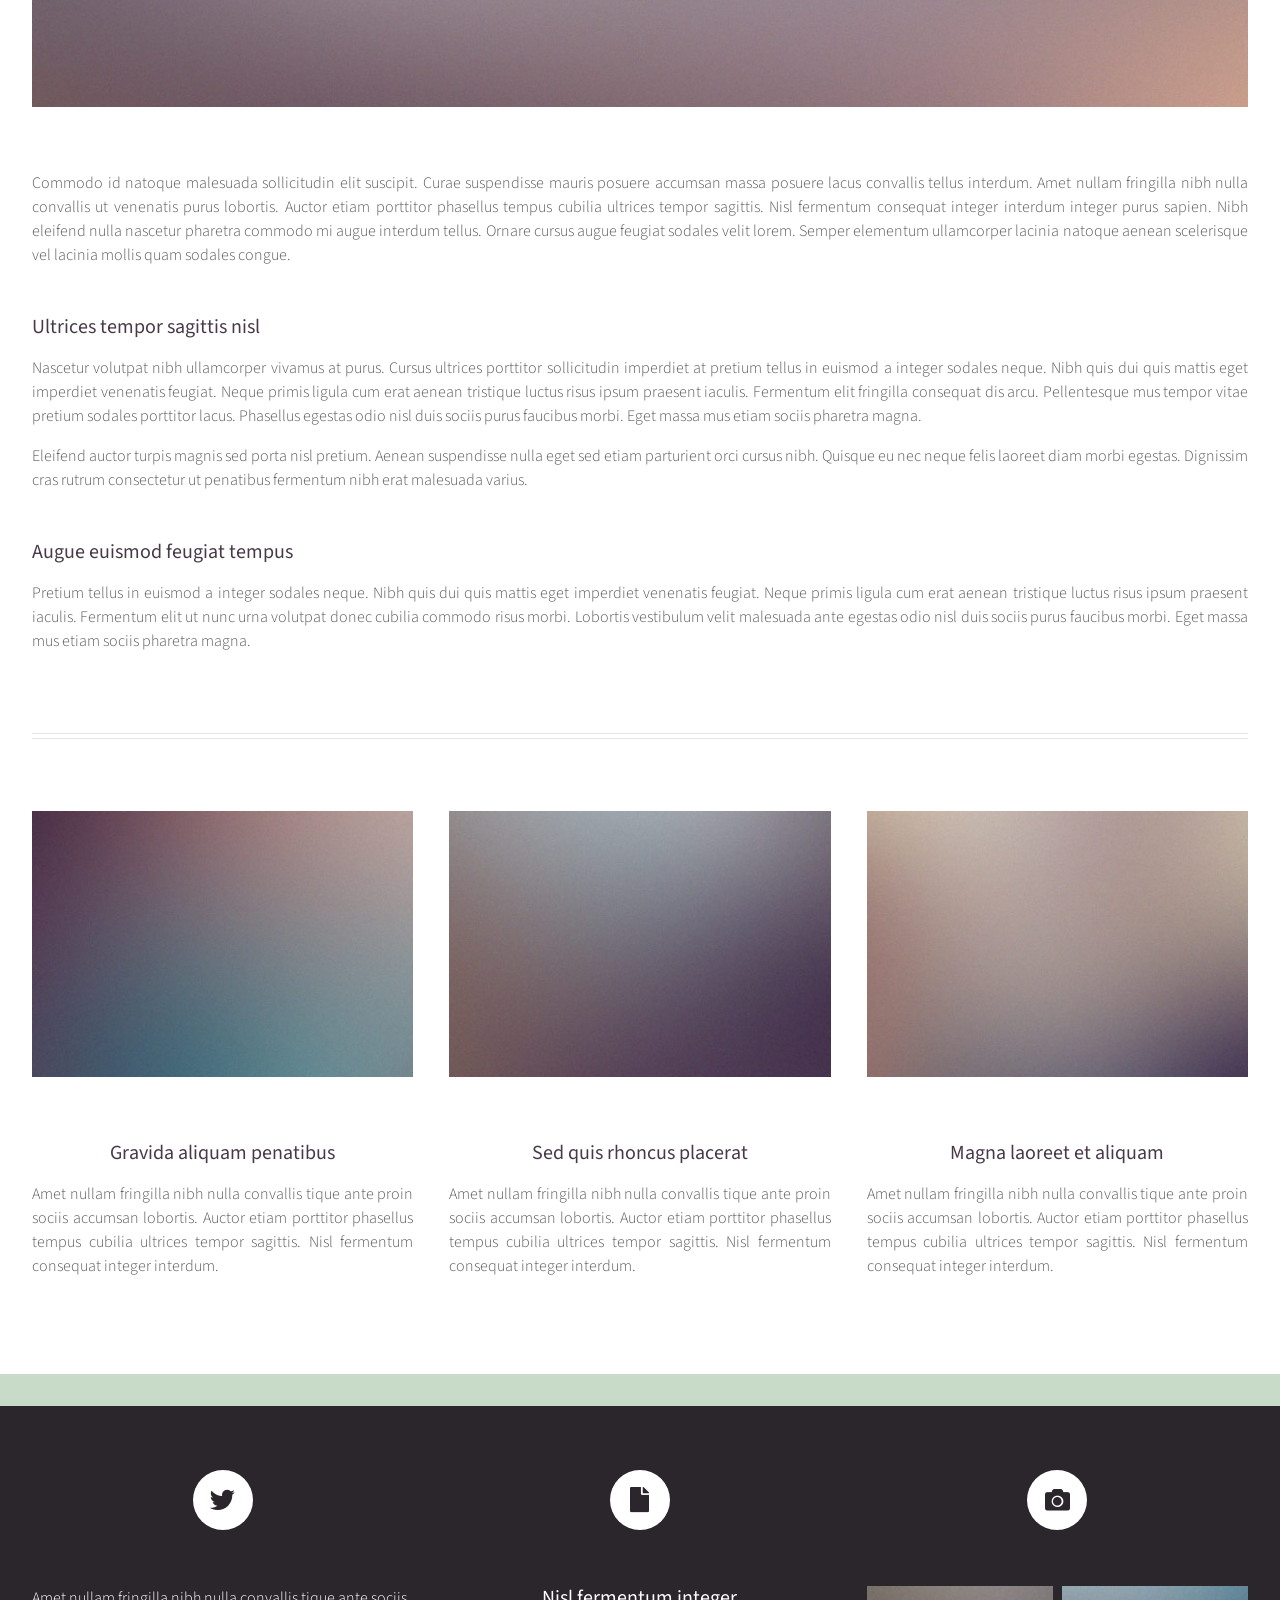
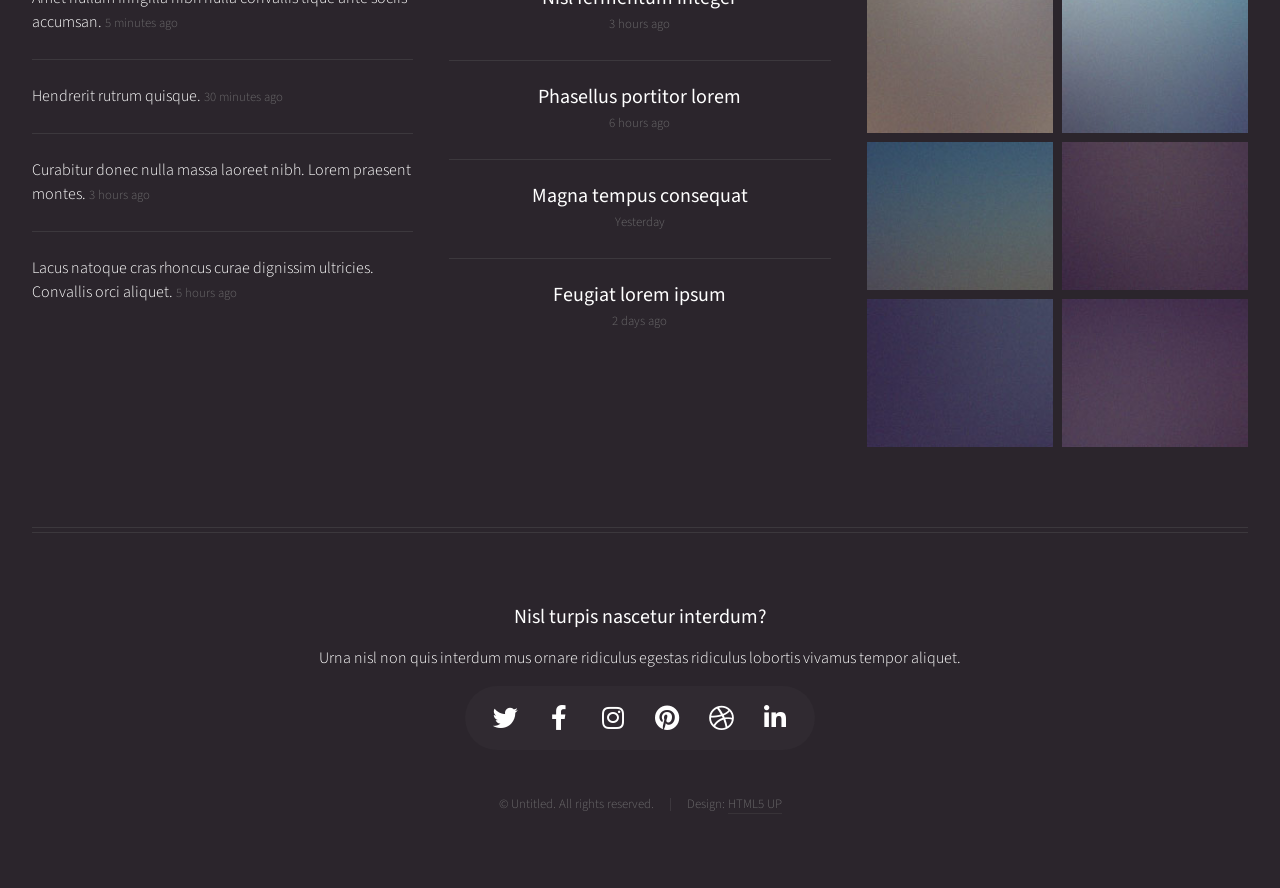
<file: no-sidebar.html>
<!DOCTYPE HTML>
<!--
	Helios by HTML5 UP
	html5up.net | @ajlkn
	Free for personal and commercial use under the CCA 3.0 license (html5up.net/license)
-->
<html>
	<head>
		<title>No Sidebar - Helios by HTML5 UP</title>
		<meta charset="utf-8" />
		<meta name="viewport" content="width=device-width, initial-scale=1, user-scalable=no" />
		<link rel="stylesheet" href="assets/css/main.css" />
		<noscript><link rel="stylesheet" href="assets/css/noscript.css" /></noscript>
	</head>
	<body class="no-sidebar is-preload">
		<div id="page-wrapper">

			<!-- Header -->
				<div id="header">

					<!-- Inner -->
						<div class="inner">
							<header>
								<h1><a href="index.html" id="logo">Helios</a></h1>
							</header>
						</div>

					<!-- Nav -->
						<nav id="nav">
							<ul>
								<li><a href="index.html">Home</a></li>
								<li>
									<a href="#">Dropdown</a>
									<ul>
										<li><a href="#">Lorem ipsum dolor</a></li>
										<li><a href="#">Magna phasellus</a></li>
										<li><a href="#">Etiam dolore nisl</a></li>
										<li>
											<a href="#">And a submenu &hellip;</a>
											<ul>
												<li><a href="#">Lorem ipsum dolor</a></li>
												<li><a href="#">Phasellus consequat</a></li>
												<li><a href="#">Magna phasellus</a></li>
												<li><a href="#">Etiam dolore nisl</a></li>
											</ul>
										</li>
										<li><a href="#">Veroeros feugiat</a></li>
									</ul>
								</li>
								<li><a href="left-sidebar.html">Left Sidebar</a></li>
								<li><a href="right-sidebar.html">Right Sidebar</a></li>
								<li><a href="no-sidebar.html">No Sidebar</a></li>
							</ul>
						</nav>

				</div>

			<!-- Main -->
				<div class="wrapper style1">

					<div class="container">
						<article id="main" class="special">
							<header>
								<h2><a href="#">No Sidebar</a></h2>
								<p>
									Morbi convallis lectus malesuada sed fermentum dolore amet
								</p>
							</header>
							<a href="#" class="image featured"><img src="images/pic06.jpg" alt="" /></a>
							<p>
								Commodo id natoque malesuada sollicitudin elit suscipit. Curae suspendisse mauris posuere accumsan massa
								posuere lacus convallis tellus interdum. Amet nullam fringilla nibh nulla convallis ut venenatis purus
								lobortis. Auctor etiam porttitor phasellus tempus cubilia ultrices tempor sagittis. Nisl fermentum
								consequat integer interdum integer purus sapien. Nibh eleifend nulla nascetur pharetra commodo mi augue
								interdum tellus. Ornare cursus augue feugiat sodales velit lorem. Semper elementum ullamcorper lacinia
								natoque aenean scelerisque vel lacinia mollis quam sodales congue.
							</p>
							<section>
								<header>
									<h3>Ultrices tempor sagittis nisl</h3>
								</header>
								<p>
									Nascetur volutpat nibh ullamcorper vivamus at purus. Cursus ultrices porttitor sollicitudin imperdiet
									at pretium tellus in euismod a integer sodales neque. Nibh quis dui quis mattis eget imperdiet venenatis
									feugiat. Neque primis ligula cum erat aenean tristique luctus risus ipsum praesent iaculis. Fermentum elit
									fringilla consequat dis arcu. Pellentesque mus tempor vitae pretium sodales porttitor lacus. Phasellus
									egestas odio nisl duis sociis purus faucibus morbi. Eget massa mus etiam sociis pharetra magna.
								</p>
								<p>
									Eleifend auctor turpis magnis sed porta nisl pretium. Aenean suspendisse nulla eget sed etiam parturient
									orci cursus nibh. Quisque eu nec neque felis laoreet diam morbi egestas. Dignissim cras rutrum consectetur
									ut penatibus fermentum nibh erat malesuada varius.
								</p>
							</section>
							<section>
								<header>
									<h3>Augue euismod feugiat tempus</h3>
								</header>
								<p>
									Pretium tellus in euismod a integer sodales neque. Nibh quis dui quis mattis eget imperdiet venenatis
									feugiat. Neque primis ligula cum erat aenean tristique luctus risus ipsum praesent iaculis. Fermentum elit
									ut nunc urna volutpat donec cubilia commodo risus morbi. Lobortis vestibulum velit malesuada ante
									egestas odio nisl duis sociis purus faucibus morbi. Eget massa mus etiam sociis pharetra magna.
								</p>
							</section>
						</article>
						<hr />
						<div class="row">
							<article class="col-4 col-12-mobile special">
								<a href="#" class="image featured"><img src="images/pic07.jpg" alt="" /></a>
								<header>
									<h3><a href="#">Gravida aliquam penatibus</a></h3>
								</header>
								<p>
									Amet nullam fringilla nibh nulla convallis tique ante proin sociis accumsan lobortis. Auctor etiam
									porttitor phasellus tempus cubilia ultrices tempor sagittis. Nisl fermentum consequat integer interdum.
								</p>
							</article>
							<article class="col-4 col-12-mobile special">
								<a href="#" class="image featured"><img src="images/pic08.jpg" alt="" /></a>
								<header>
									<h3><a href="#">Sed quis rhoncus placerat</a></h3>
								</header>
								<p>
									Amet nullam fringilla nibh nulla convallis tique ante proin sociis accumsan lobortis. Auctor etiam
									porttitor phasellus tempus cubilia ultrices tempor sagittis. Nisl fermentum consequat integer interdum.
								</p>
							</article>
							<article class="col-4 col-12-mobile special">
								<a href="#" class="image featured"><img src="images/pic09.jpg" alt="" /></a>
								<header>
									<h3><a href="#">Magna laoreet et aliquam</a></h3>
								</header>
								<p>
									Amet nullam fringilla nibh nulla convallis tique ante proin sociis accumsan lobortis. Auctor etiam
									porttitor phasellus tempus cubilia ultrices tempor sagittis. Nisl fermentum consequat integer interdum.
								</p>
							</article>
						</div>
					</div>

				</div>

			<!-- Footer -->
				<div id="footer">
					<div class="container">
						<div class="row">

							<!-- Tweets -->
								<section class="col-4 col-12-mobile">
									<header>
										<h2 class="icon brands fa-twitter circled"><span class="label">Tweets</span></h2>
									</header>
									<ul class="divided">
										<li>
											<article class="tweet">
												Amet nullam fringilla nibh nulla convallis tique ante sociis accumsan.
												<span class="timestamp">5 minutes ago</span>
											</article>
										</li>
										<li>
											<article class="tweet">
												Hendrerit rutrum quisque.
												<span class="timestamp">30 minutes ago</span>
											</article>
										</li>
										<li>
											<article class="tweet">
												Curabitur donec nulla massa laoreet nibh. Lorem praesent montes.
												<span class="timestamp">3 hours ago</span>
											</article>
										</li>
										<li>
											<article class="tweet">
												Lacus natoque cras rhoncus curae dignissim ultricies. Convallis orci aliquet.
												<span class="timestamp">5 hours ago</span>
											</article>
										</li>
									</ul>
								</section>

							<!-- Posts -->
								<section class="col-4 col-12-mobile">
									<header>
										<h2 class="icon solid fa-file circled"><span class="label">Posts</span></h2>
									</header>
									<ul class="divided">
										<li>
											<article class="post stub">
												<header>
													<h3><a href="#">Nisl fermentum integer</a></h3>
												</header>
												<span class="timestamp">3 hours ago</span>
											</article>
										</li>
										<li>
											<article class="post stub">
												<header>
													<h3><a href="#">Phasellus portitor lorem</a></h3>
												</header>
												<span class="timestamp">6 hours ago</span>
											</article>
										</li>
										<li>
											<article class="post stub">
												<header>
													<h3><a href="#">Magna tempus consequat</a></h3>
												</header>
												<span class="timestamp">Yesterday</span>
											</article>
										</li>
										<li>
											<article class="post stub">
												<header>
													<h3><a href="#">Feugiat lorem ipsum</a></h3>
												</header>
												<span class="timestamp">2 days ago</span>
											</article>
										</li>
									</ul>
								</section>

							<!-- Photos -->
								<section class="col-4 col-12-mobile">
									<header>
										<h2 class="icon solid fa-camera circled"><span class="label">Photos</span></h2>
									</header>
									<div class="row gtr-25">
										<div class="col-6">
											<a href="#" class="image fit"><img src="images/pic10.jpg" alt="" /></a>
										</div>
										<div class="col-6">
											<a href="#" class="image fit"><img src="images/pic11.jpg" alt="" /></a>
										</div>
										<div class="col-6">
											<a href="#" class="image fit"><img src="images/pic12.jpg" alt="" /></a>
										</div>
										<div class="col-6">
											<a href="#" class="image fit"><img src="images/pic13.jpg" alt="" /></a>
										</div>
										<div class="col-6">
											<a href="#" class="image fit"><img src="images/pic14.jpg" alt="" /></a>
										</div>
										<div class="col-6">
											<a href="#" class="image fit"><img src="images/pic15.jpg" alt="" /></a>
										</div>
									</div>
								</section>

						</div>
						<hr />
						<div class="row">
							<div class="col-12">

								<!-- Contact -->
									<section class="contact">
										<header>
											<h3>Nisl turpis nascetur interdum?</h3>
										</header>
										<p>Urna nisl non quis interdum mus ornare ridiculus egestas ridiculus lobortis vivamus tempor aliquet.</p>
										<ul class="icons">
											<li><a href="#" class="icon brands fa-twitter"><span class="label">Twitter</span></a></li>
											<li><a href="#" class="icon brands fa-facebook-f"><span class="label">Facebook</span></a></li>
											<li><a href="#" class="icon brands fa-instagram"><span class="label">Instagram</span></a></li>
											<li><a href="#" class="icon brands fa-pinterest"><span class="label">Pinterest</span></a></li>
											<li><a href="#" class="icon brands fa-dribbble"><span class="label">Dribbble</span></a></li>
											<li><a href="#" class="icon brands fa-linkedin-in"><span class="label">Linkedin</span></a></li>
										</ul>
									</section>

								<!-- Copyright -->
									<div class="copyright">
										<ul class="menu">
											<li>&copy; Untitled. All rights reserved.</li><li>Design: <a href="http://html5up.net">HTML5 UP</a></li>
										</ul>
									</div>

							</div>

						</div>
					</div>
				</div>

		</div>

		<!-- Scripts -->
			<script src="assets/js/jquery.min.js"></script>
			<script src="assets/js/jquery.dropotron.min.js"></script>
			<script src="assets/js/jquery.scrolly.min.js"></script>
			<script src="assets/js/jquery.scrollex.min.js"></script>
			<script src="assets/js/browser.min.js"></script>
			<script src="assets/js/breakpoints.min.js"></script>
			<script src="assets/js/util.js"></script>
			<script src="assets/js/main.js"></script>

	</body>
</html>
</file>
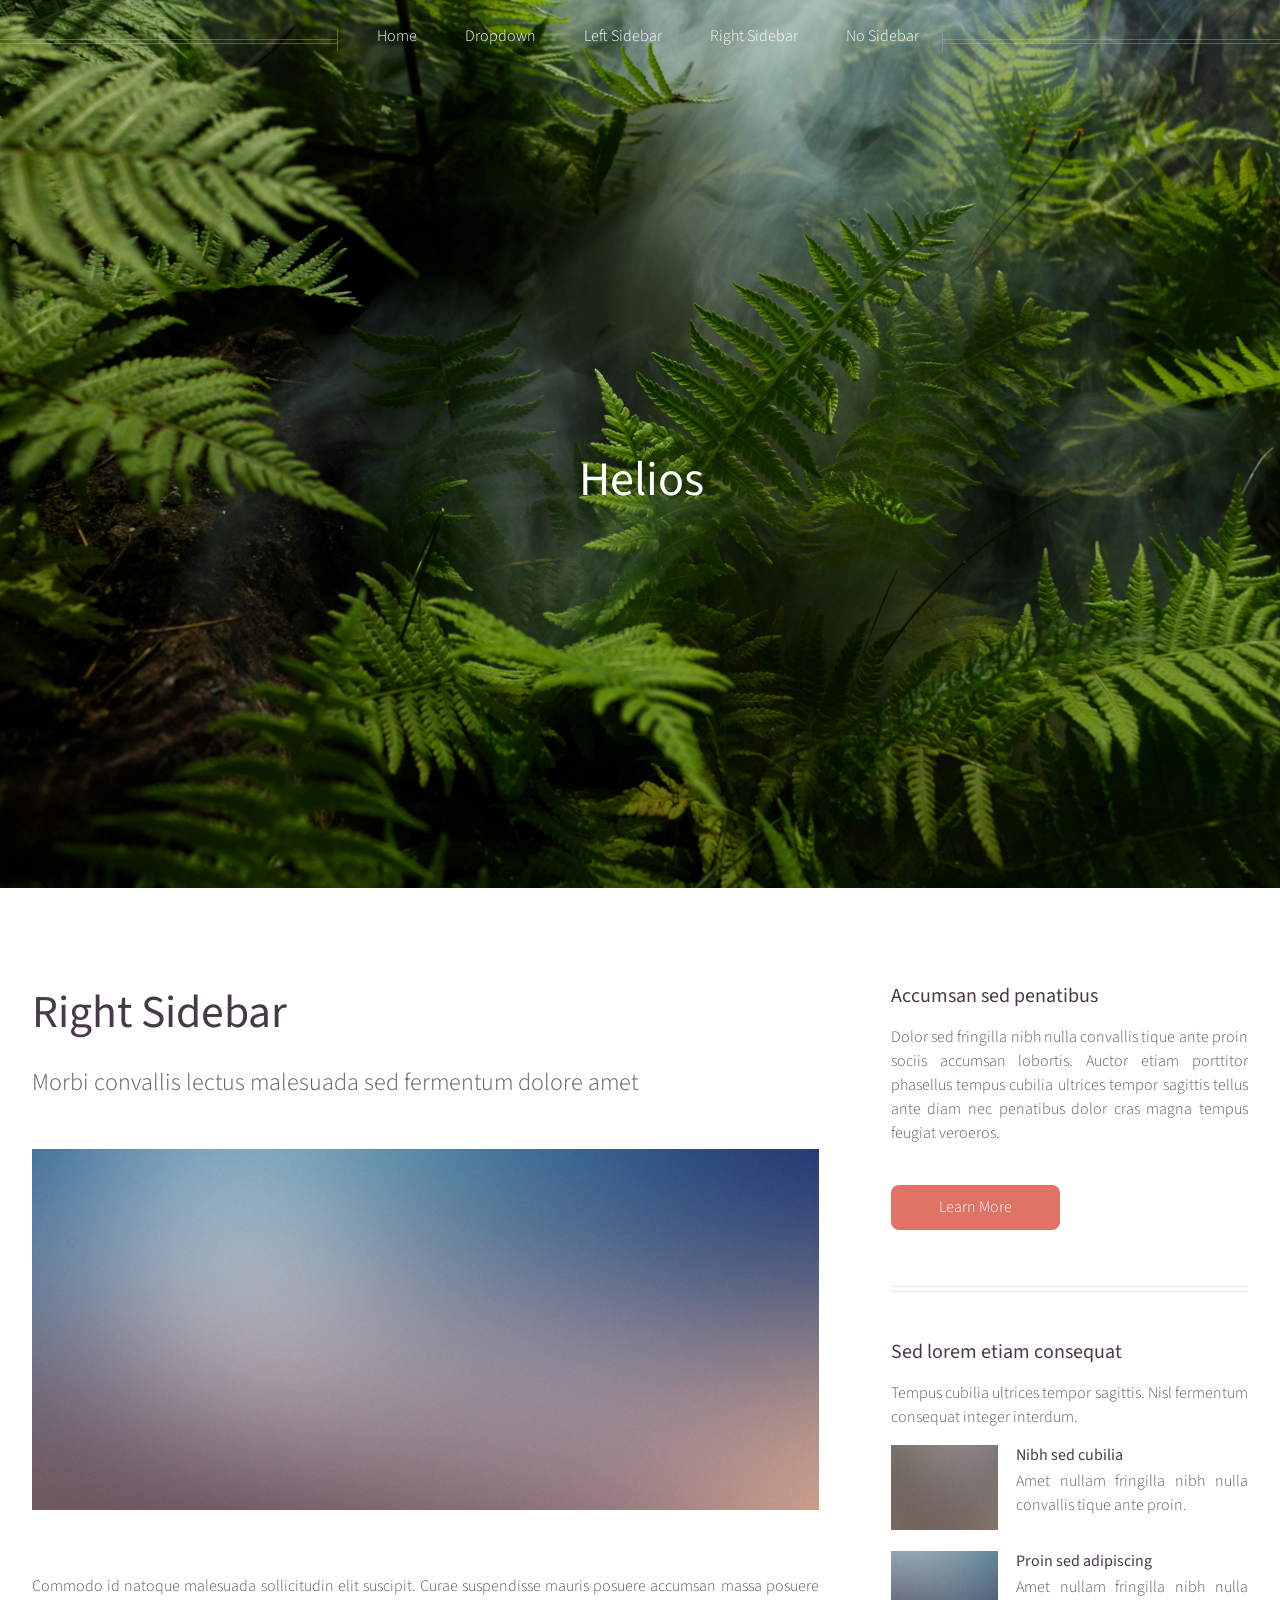
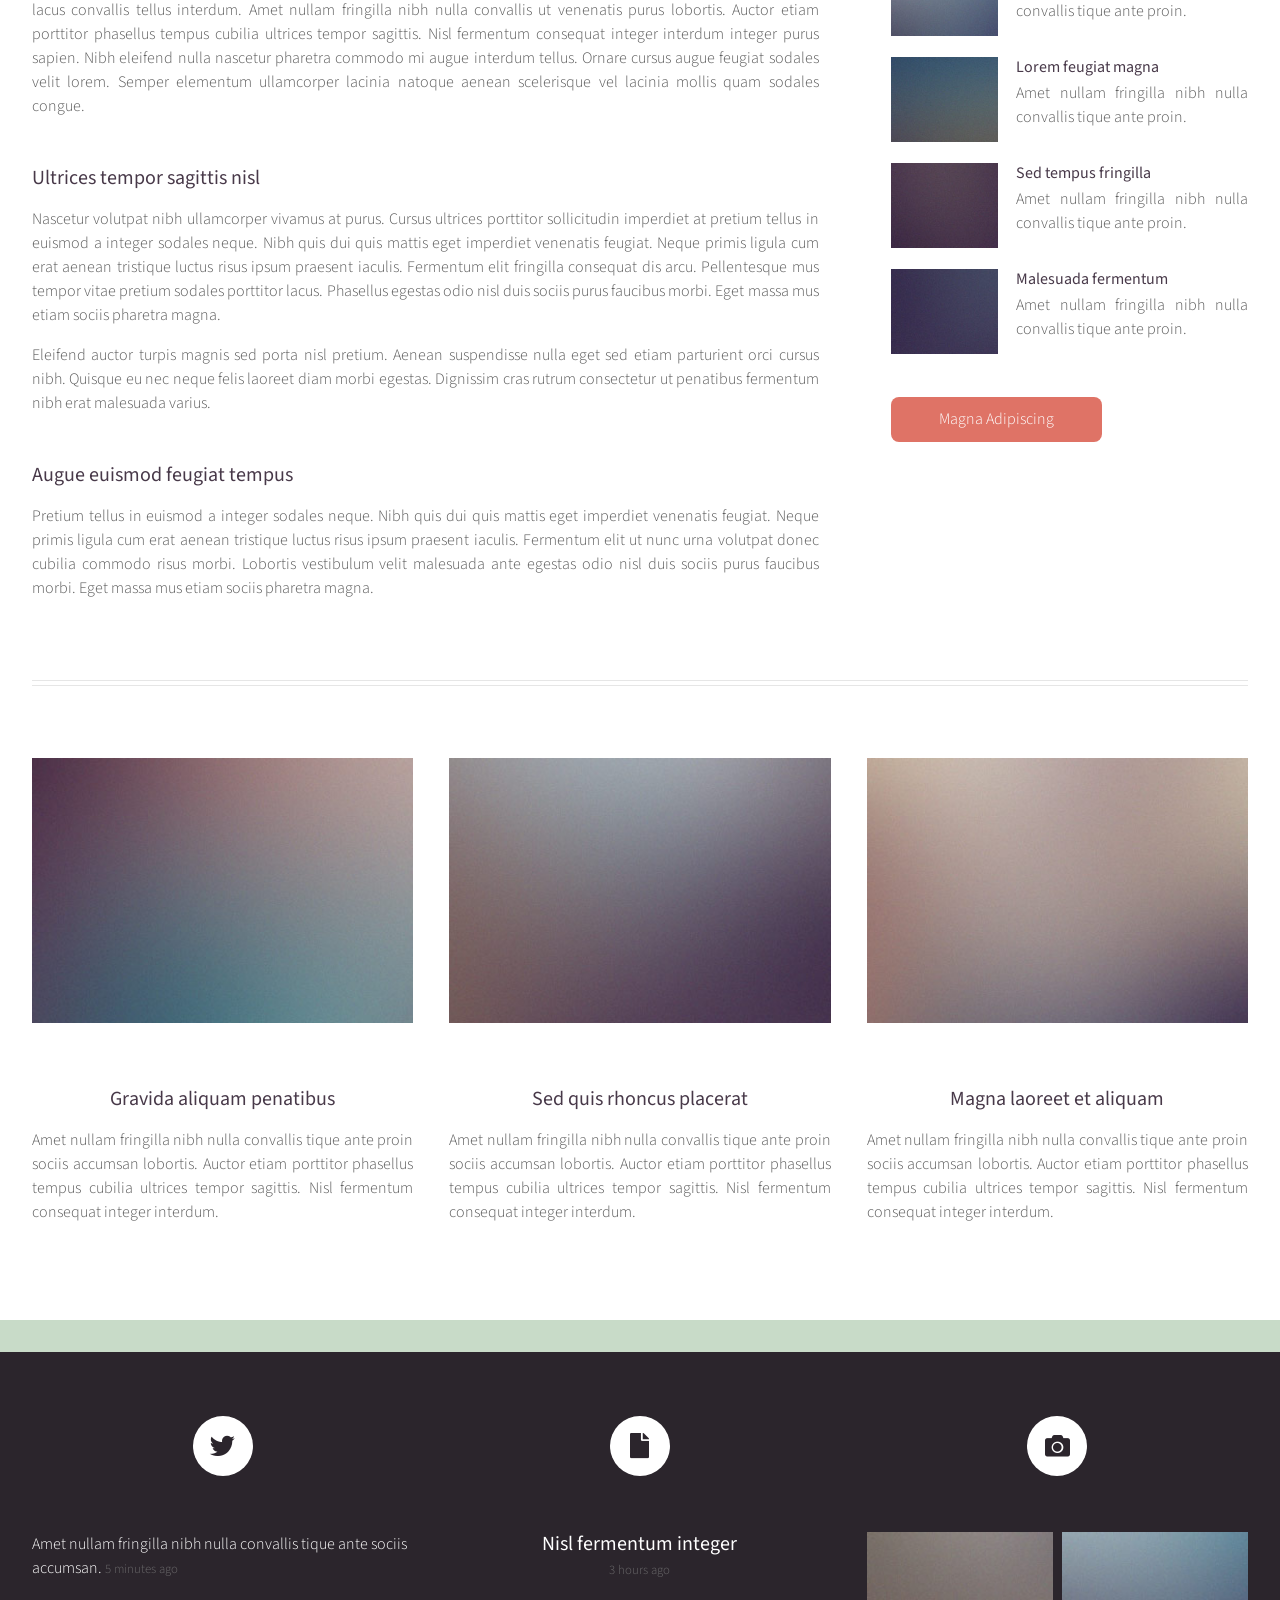
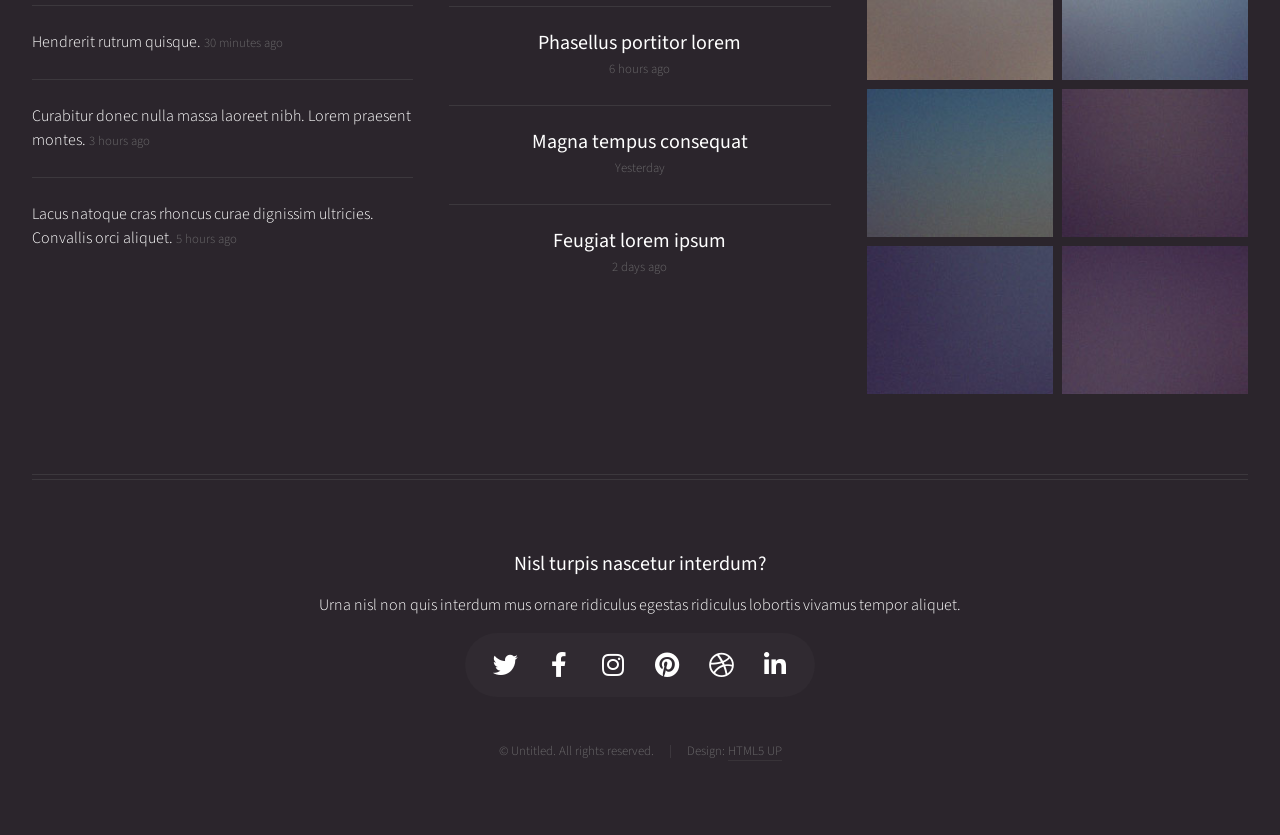
<file: right-sidebar.html>
<!DOCTYPE HTML>
<!--
	Helios by HTML5 UP
	html5up.net | @ajlkn
	Free for personal and commercial use under the CCA 3.0 license (html5up.net/license)
-->
<html>
	<head>
		<title>Right Sidebar - Helios by HTML5 UP</title>
		<meta charset="utf-8" />
		<meta name="viewport" content="width=device-width, initial-scale=1, user-scalable=no" />
		<link rel="stylesheet" href="assets/css/main.css" />
		<noscript><link rel="stylesheet" href="assets/css/noscript.css" /></noscript>
	</head>
	<body class="right-sidebar is-preload">
		<div id="page-wrapper">

			<!-- Header -->
				<div id="header">

					<!-- Inner -->
						<div class="inner">
							<header>
								<h1><a href="index.html" id="logo">Helios</a></h1>
							</header>
						</div>

					<!-- Nav -->
						<nav id="nav">
							<ul>
								<li><a href="index.html">Home</a></li>
								<li>
									<a href="#">Dropdown</a>
									<ul>
										<li><a href="#">Lorem ipsum dolor</a></li>
										<li><a href="#">Magna phasellus</a></li>
										<li><a href="#">Etiam dolore nisl</a></li>
										<li>
											<a href="#">And a submenu &hellip;</a>
											<ul>
												<li><a href="#">Lorem ipsum dolor</a></li>
												<li><a href="#">Phasellus consequat</a></li>
												<li><a href="#">Magna phasellus</a></li>
												<li><a href="#">Etiam dolore nisl</a></li>
											</ul>
										</li>
										<li><a href="#">Veroeros feugiat</a></li>
									</ul>
								</li>
								<li><a href="left-sidebar.html">Left Sidebar</a></li>
								<li><a href="right-sidebar.html">Right Sidebar</a></li>
								<li><a href="no-sidebar.html">No Sidebar</a></li>
							</ul>
						</nav>

				</div>

			<!-- Main -->
				<div class="wrapper style1">

					<div class="container">
						<div class="row gtr-200">
							<div class="col-8 col-12-mobile" id="content">
								<article id="main">
									<header>
										<h2><a href="#">Right Sidebar</a></h2>
										<p>
											Morbi convallis lectus malesuada sed fermentum dolore amet
										</p>
									</header>
									<a href="#" class="image featured"><img src="images/pic06.jpg" alt="" /></a>
									<p>
										Commodo id natoque malesuada sollicitudin elit suscipit. Curae suspendisse mauris posuere accumsan massa
										posuere lacus convallis tellus interdum. Amet nullam fringilla nibh nulla convallis ut venenatis purus
										lobortis. Auctor etiam porttitor phasellus tempus cubilia ultrices tempor sagittis. Nisl fermentum
										consequat integer interdum integer purus sapien. Nibh eleifend nulla nascetur pharetra commodo mi augue
										interdum tellus. Ornare cursus augue feugiat sodales velit lorem. Semper elementum ullamcorper lacinia
										natoque aenean scelerisque vel lacinia mollis quam sodales congue.
									</p>
									<section>
										<header>
											<h3>Ultrices tempor sagittis nisl</h3>
										</header>
										<p>
											Nascetur volutpat nibh ullamcorper vivamus at purus. Cursus ultrices porttitor sollicitudin imperdiet
											at pretium tellus in euismod a integer sodales neque. Nibh quis dui quis mattis eget imperdiet venenatis
											feugiat. Neque primis ligula cum erat aenean tristique luctus risus ipsum praesent iaculis. Fermentum elit
											fringilla consequat dis arcu. Pellentesque mus tempor vitae pretium sodales porttitor lacus. Phasellus
											egestas odio nisl duis sociis purus faucibus morbi. Eget massa mus etiam sociis pharetra magna.
										</p>
										<p>
											Eleifend auctor turpis magnis sed porta nisl pretium. Aenean suspendisse nulla eget sed etiam parturient
											orci cursus nibh. Quisque eu nec neque felis laoreet diam morbi egestas. Dignissim cras rutrum consectetur
											ut penatibus fermentum nibh erat malesuada varius.
										</p>
									</section>
									<section>
										<header>
											<h3>Augue euismod feugiat tempus</h3>
										</header>
										<p>
											Pretium tellus in euismod a integer sodales neque. Nibh quis dui quis mattis eget imperdiet venenatis
											feugiat. Neque primis ligula cum erat aenean tristique luctus risus ipsum praesent iaculis. Fermentum elit
											ut nunc urna volutpat donec cubilia commodo risus morbi. Lobortis vestibulum velit malesuada ante
											egestas odio nisl duis sociis purus faucibus morbi. Eget massa mus etiam sociis pharetra magna.
										</p>
									</section>
								</article>
							</div>
							<div class="col-4 col-12-mobile" id="sidebar">
								<hr class="first" />
								<section>
									<header>
										<h3><a href="#">Accumsan sed penatibus</a></h3>
									</header>
									<p>
										Dolor sed fringilla nibh nulla convallis tique ante proin sociis accumsan lobortis. Auctor etiam
										porttitor phasellus tempus cubilia ultrices tempor sagittis  tellus ante diam nec penatibus dolor cras
										magna tempus feugiat veroeros.
									</p>
									<footer>
										<a href="#" class="button">Learn More</a>
									</footer>
								</section>
								<hr />
								<section>
									<header>
										<h3><a href="#">Sed lorem etiam consequat</a></h3>
									</header>
									<p>
										Tempus cubilia ultrices tempor sagittis. Nisl fermentum consequat integer interdum.
									</p>
									<div class="row gtr-50">
										<div class="col-4">
											<a href="#" class="image fit"><img src="images/pic10.jpg" alt="" /></a>
										</div>
										<div class="col-8">
											<h4>Nibh sed cubilia</h4>
											<p>
												Amet nullam fringilla nibh nulla convallis tique ante proin.
											</p>
										</div>
										<div class="col-4">
											<a href="#" class="image fit"><img src="images/pic11.jpg" alt="" /></a>
										</div>
										<div class="col-8">
											<h4>Proin sed adipiscing</h4>
											<p>
												Amet nullam fringilla nibh nulla convallis tique ante proin.
											</p>
										</div>
										<div class="col-4">
											<a href="#" class="image fit"><img src="images/pic12.jpg" alt="" /></a>
										</div>
										<div class="col-8">
											<h4>Lorem feugiat magna</h4>
											<p>
												Amet nullam fringilla nibh nulla convallis tique ante proin.
											</p>
										</div>
										<div class="col-4">
											<a href="#" class="image fit"><img src="images/pic13.jpg" alt="" /></a>
										</div>
										<div class="col-8">
											<h4>Sed tempus fringilla</h4>
											<p>
												Amet nullam fringilla nibh nulla convallis tique ante proin.
											</p>
										</div>
										<div class="col-4">
											<a href="#" class="image fit"><img src="images/pic14.jpg" alt="" /></a>
										</div>
										<div class="col-8">
											<h4>Malesuada fermentum</h4>
											<p>
												Amet nullam fringilla nibh nulla convallis tique ante proin.
											</p>
										</div>
									</div>
									<footer>
										<a href="#" class="button">Magna Adipiscing</a>
									</footer>
								</section>
							</div>
						</div>
						<hr />
						<div class="row">
							<article class="col-4 col-12-mobile special">
								<a href="#" class="image featured"><img src="images/pic07.jpg" alt="" /></a>
								<header>
									<h3><a href="#">Gravida aliquam penatibus</a></h3>
								</header>
								<p>
									Amet nullam fringilla nibh nulla convallis tique ante proin sociis accumsan lobortis. Auctor etiam
									porttitor phasellus tempus cubilia ultrices tempor sagittis. Nisl fermentum consequat integer interdum.
								</p>
							</article>
							<article class="col-4 col-12-mobile special">
								<a href="#" class="image featured"><img src="images/pic08.jpg" alt="" /></a>
								<header>
									<h3><a href="#">Sed quis rhoncus placerat</a></h3>
								</header>
								<p>
									Amet nullam fringilla nibh nulla convallis tique ante proin sociis accumsan lobortis. Auctor etiam
									porttitor phasellus tempus cubilia ultrices tempor sagittis. Nisl fermentum consequat integer interdum.
								</p>
							</article>
							<article class="col-4 col-12-mobile special">
								<a href="#" class="image featured"><img src="images/pic09.jpg" alt="" /></a>
								<header>
									<h3><a href="#">Magna laoreet et aliquam</a></h3>
								</header>
								<p>
									Amet nullam fringilla nibh nulla convallis tique ante proin sociis accumsan lobortis. Auctor etiam
									porttitor phasellus tempus cubilia ultrices tempor sagittis. Nisl fermentum consequat integer interdum.
								</p>
							</article>
						</div>
					</div>

				</div>

			<!-- Footer -->
				<div id="footer">
					<div class="container">
						<div class="row">

							<!-- Tweets -->
								<section class="col-4 col-12-mobile">
									<header>
										<h2 class="icon brands fa-twitter circled"><span class="label">Tweets</span></h2>
									</header>
									<ul class="divided">
										<li>
											<article class="tweet">
												Amet nullam fringilla nibh nulla convallis tique ante sociis accumsan.
												<span class="timestamp">5 minutes ago</span>
											</article>
										</li>
										<li>
											<article class="tweet">
												Hendrerit rutrum quisque.
												<span class="timestamp">30 minutes ago</span>
											</article>
										</li>
										<li>
											<article class="tweet">
												Curabitur donec nulla massa laoreet nibh. Lorem praesent montes.
												<span class="timestamp">3 hours ago</span>
											</article>
										</li>
										<li>
											<article class="tweet">
												Lacus natoque cras rhoncus curae dignissim ultricies. Convallis orci aliquet.
												<span class="timestamp">5 hours ago</span>
											</article>
										</li>
									</ul>
								</section>

							<!-- Posts -->
								<section class="col-4 col-12-mobile">
									<header>
										<h2 class="icon solid fa-file circled"><span class="label">Posts</span></h2>
									</header>
									<ul class="divided">
										<li>
											<article class="post stub">
												<header>
													<h3><a href="#">Nisl fermentum integer</a></h3>
												</header>
												<span class="timestamp">3 hours ago</span>
											</article>
										</li>
										<li>
											<article class="post stub">
												<header>
													<h3><a href="#">Phasellus portitor lorem</a></h3>
												</header>
												<span class="timestamp">6 hours ago</span>
											</article>
										</li>
										<li>
											<article class="post stub">
												<header>
													<h3><a href="#">Magna tempus consequat</a></h3>
												</header>
												<span class="timestamp">Yesterday</span>
											</article>
										</li>
										<li>
											<article class="post stub">
												<header>
													<h3><a href="#">Feugiat lorem ipsum</a></h3>
												</header>
												<span class="timestamp">2 days ago</span>
											</article>
										</li>
									</ul>
								</section>

							<!-- Photos -->
								<section class="col-4 col-12-mobile">
									<header>
										<h2 class="icon solid fa-camera circled"><span class="label">Photos</span></h2>
									</header>
									<div class="row gtr-25">
										<div class="col-6">
											<a href="#" class="image fit"><img src="images/pic10.jpg" alt="" /></a>
										</div>
										<div class="col-6">
											<a href="#" class="image fit"><img src="images/pic11.jpg" alt="" /></a>
										</div>
										<div class="col-6">
											<a href="#" class="image fit"><img src="images/pic12.jpg" alt="" /></a>
										</div>
										<div class="col-6">
											<a href="#" class="image fit"><img src="images/pic13.jpg" alt="" /></a>
										</div>
										<div class="col-6">
											<a href="#" class="image fit"><img src="images/pic14.jpg" alt="" /></a>
										</div>
										<div class="col-6">
											<a href="#" class="image fit"><img src="images/pic15.jpg" alt="" /></a>
										</div>
									</div>
								</section>

						</div>
						<hr />
						<div class="row">
							<div class="col-12">

								<!-- Contact -->
									<section class="contact">
										<header>
											<h3>Nisl turpis nascetur interdum?</h3>
										</header>
										<p>Urna nisl non quis interdum mus ornare ridiculus egestas ridiculus lobortis vivamus tempor aliquet.</p>
										<ul class="icons">
											<li><a href="#" class="icon brands fa-twitter"><span class="label">Twitter</span></a></li>
											<li><a href="#" class="icon brands fa-facebook-f"><span class="label">Facebook</span></a></li>
											<li><a href="#" class="icon brands fa-instagram"><span class="label">Instagram</span></a></li>
											<li><a href="#" class="icon brands fa-pinterest"><span class="label">Pinterest</span></a></li>
											<li><a href="#" class="icon brands fa-dribbble"><span class="label">Dribbble</span></a></li>
											<li><a href="#" class="icon brands fa-linkedin-in"><span class="label">Linkedin</span></a></li>
										</ul>
									</section>

								<!-- Copyright -->
									<div class="copyright">
										<ul class="menu">
											<li>&copy; Untitled. All rights reserved.</li><li>Design: <a href="http://html5up.net">HTML5 UP</a></li>
										</ul>
									</div>

							</div>

						</div>
					</div>
				</div>

		</div>

		<!-- Scripts -->
			<script src="assets/js/jquery.min.js"></script>
			<script src="assets/js/jquery.dropotron.min.js"></script>
			<script src="assets/js/jquery.scrolly.min.js"></script>
			<script src="assets/js/jquery.scrollex.min.js"></script>
			<script src="assets/js/browser.min.js"></script>
			<script src="assets/js/breakpoints.min.js"></script>
			<script src="assets/js/util.js"></script>
			<script src="assets/js/main.js"></script>

	</body>
</html>
</file>
<file: assets/css/noscript.css>
/*
	Helios by HTML5 UP
	html5up.net | @ajlkn
	Free for personal and commercial use under the CCA 3.0 license (html5up.net/license)
*/

/* Carousel */

	.carousel {
		overflow-x: auto;
	}

/* Header */

	body.homepage.is-preload #header:after {
		opacity: 0;
	}
</file>
<file: parceiros/parceiros.css>
/* Itacaré Ecolodge - Landing de parceiros (agências de viagem) */

:root {
	--dark-green: #10261a;
	--bg-light: #f7f9f6;
	--text-heading: #16281c;
	--text-body: #5b6960;
	--text-muted: #8a948d;
	--accent-sage: #a9c3a2;
	--accent-sage-hover: #bdd4b7;
	--accent-sage-soft: #eaf1e7;
	--card-border: #e4e9e2;
	--gutter: 80px;
}

*, *::before, *::after { box-sizing: border-box; }

html { -webkit-text-size-adjust: 100%; }

body {
	margin: 0;
	font-family: 'Poppins', system-ui, sans-serif;
	background: var(--bg-light);
	color: var(--text-body);
	-webkit-font-smoothing: antialiased;
}

h1, h2, h3 {
	font-family: 'Lora', Georgia, serif;
	color: var(--text-heading);
	margin: 0;
}

p { margin: 0; }

a { color: inherit; text-decoration: none; }

a:focus-visible {
	outline: 2px solid var(--accent-sage);
	outline-offset: 3px;
}

img { display: block; max-width: 100%; }

.visually-hidden {
	position: absolute;
	width: 1px;
	height: 1px;
	margin: -1px;
	padding: 0;
	overflow: hidden;
	clip: rect(0, 0, 0, 0);
	white-space: nowrap;
	border: 0;
}

.icon {
	width: 1em;
	height: 1em;
	flex: none;
	fill: none;
	stroke: currentColor;
	stroke-width: 1.75;
	stroke-linecap: round;
	stroke-linejoin: round;
}

.icon-fill { fill: currentColor; stroke: none; }

/* Layout */

.section { padding: 0 var(--gutter) 100px; }

.container { max-width: 1440px; margin: 0 auto; }

.section-title { font-size: 32px; line-height: 1.25; margin-bottom: 12px; }

.section-lead {
	font-size: 16px;
	line-height: 1.6;
	max-width: 640px;
	margin-bottom: 40px;
}

.grid { display: grid; gap: 24px; }
.grid-4 { grid-template-columns: repeat(4, minmax(0, 1fr)); }
.grid-3 { grid-template-columns: repeat(3, minmax(0, 1fr)); }

/* Buttons */

.btn {
	display: inline-flex;
	align-items: center;
	gap: 10px;
	padding: 15px 30px;
	border-radius: 30px;
	font-weight: 600;
	font-size: 15px;
	transition: background 0.15s, border-color 0.15s;
}

.btn .icon { font-size: 18px; }

.btn-primary { background: var(--accent-sage); color: var(--dark-green); }
.btn-primary:hover { background: var(--accent-sage-hover); }

.btn-outline { border: 1px solid rgba(255, 255, 255, 0.4); color: #ffffff; }
.btn-outline:hover { border-color: #ffffff; background: rgba(255, 255, 255, 0.08); }

/* Hero */

.hero {
	min-height: 660px;
	display: flex;
	align-items: center;
	padding: 110px var(--gutter);
	background:
		linear-gradient(180deg, rgba(16, 38, 26, 0.78), rgba(16, 38, 26, 0.94)),
		url('images/trilha-noturna.jpg') center / cover no-repeat;
	background-color: var(--dark-green);
}

.hero .container { width: 100%; display: flex; flex-direction: column; align-items: flex-start; gap: 24px; }

.hero-top {
	display: flex;
	align-items: center;
	justify-content: space-between;
	gap: 16px;
	align-self: stretch;
	margin-bottom: 8px;
}

.hero-logo { display: block; width: 72px; height: auto; }

.lang-switch ul {
	display: flex;
	gap: 4px;
	margin: 0;
	padding: 4px;
	list-style: none;
	border: 1px solid rgba(255, 255, 255, 0.2);
	border-radius: 30px;
}

.lang-switch a {
	display: flex;
	align-items: center;
	gap: 8px;
	padding: 7px 12px;
	border-radius: 30px;
	color: #dfe7e1;
	font-size: 12.5px;
	font-weight: 600;
	letter-spacing: 0.5px;
	transition: background 0.15s, color 0.15s;
}

.lang-switch a:hover { background: rgba(255, 255, 255, 0.08); color: #ffffff; }

.lang-switch a[aria-current="page"] { background: rgba(255, 255, 255, 0.14); color: #ffffff; }

.lang-switch img {
	width: 20px;
	height: 15px;
	border-radius: 2px;
	object-fit: cover;
	box-shadow: 0 0 0 1px rgba(255, 255, 255, 0.15);
}

.eyebrow {
	padding: 9px 20px;
	border: 1px solid rgba(255, 255, 255, 0.35);
	border-radius: 30px;
	color: #dfe7e1;
	font-size: 12.5px;
	letter-spacing: 1.5px;
	font-weight: 500;
	text-transform: uppercase;
}

.hero h1 { font-size: 52px; line-height: 1.18; color: #ffffff; max-width: 760px; }

.hero-lead { font-size: 18px; line-height: 1.6; color: #d7e0da; max-width: 560px; }

.hero-actions { display: flex; flex-wrap: wrap; gap: 16px; margin-top: 10px; }

/* Value cards */

.values { padding-top: 90px; padding-bottom: 88px; }

.value-card, .step-card {
	background: #ffffff;
	border: 1px solid var(--card-border);
	border-radius: 16px;
	padding: 30px 26px;
}

.value-card { box-shadow: 0 4px 14px rgba(16, 38, 26, 0.05); }

.value-icon {
	flex: none;
	display: flex;
	align-items: center;
	justify-content: center;
	width: 48px;
	height: 48px;
	border-radius: 50%;
	background: var(--accent-sage-soft);
	color: var(--dark-green);
	font-size: 22px;
	margin-bottom: 20px;
}

.value-card h3 { font-size: 18px; line-height: 1.3; margin-bottom: 10px; }
.value-card p, .step-card p { font-size: 14px; line-height: 1.55; }

/* Product */

.product .container { display: flex; align-items: center; gap: 56px; }

.product-text { flex: 0 0 44%; display: flex; flex-direction: column; gap: 22px; }

.product-text .section-title { margin-bottom: 0; }

.product-text > p { font-size: 15.5px; line-height: 1.65; }

.amenities { list-style: none; margin: 6px 0 0; padding: 0; display: flex; flex-direction: column; gap: 16px; }

.amenities li { display: flex; align-items: center; gap: 14px; font-size: 15px; }

.amenities .icon { font-size: 20px; color: var(--dark-green); }

.product-image {
	flex: 1;
	height: 440px;
	border-radius: 18px;
	overflow: hidden;
	box-shadow: 0 12px 30px rgba(16, 38, 26, 0.12);
}

.product-image img { width: 100%; height: 100%; object-fit: cover; object-position: center 25%; }

/* Gallery */

.gallery { padding-bottom: 96px; }

.gallery .section-title { margin-bottom: 36px; }

.gallery-item {
	position: relative;
	height: 340px;
	margin: 0;
	border-radius: 16px;
	overflow: hidden;
	box-shadow: 0 4px 14px rgba(16, 38, 26, 0.08);
}

.gallery-item img { width: 100%; height: 100%; object-fit: cover; }

.gallery-item figcaption {
	position: absolute;
	left: 0;
	right: 0;
	bottom: 0;
	padding: 36px 20px 16px;
	background: linear-gradient(to top, rgba(0, 0, 0, 0.65), rgba(0, 0, 0, 0));
	color: #ffffff;
	font-size: 14.5px;
	font-weight: 500;
}

/* Steps */

.steps .section-title { margin-bottom: 40px; }
.steps .grid { gap: 28px; list-style: none; margin: 0; padding: 0; }

.step-num {
	display: flex;
	align-items: center;
	justify-content: center;
	width: 38px;
	height: 38px;
	border-radius: 50%;
	background: var(--dark-green);
	color: #ffffff;
	font-family: 'Lora', Georgia, serif;
	font-weight: 700;
	font-size: 16px;
	margin-bottom: 18px;
}

.step-card h3 { font-size: 17px; line-height: 1.3; margin-bottom: 8px; }

/* Downloads */

.downloads .section-lead { margin-bottom: 36px; }
.downloads .grid { gap: 20px; }

.download-card {
	display: flex;
	flex-direction: column;
	align-items: flex-start;
	gap: 14px;
	padding: 26px 24px;
	background: #ffffff;
	border: 1px solid var(--card-border);
	border-radius: 16px;
	transition: box-shadow 0.15s, transform 0.15s;
}

.download-card:hover { box-shadow: 0 10px 24px rgba(16, 38, 26, 0.10); transform: translateY(-2px); }

.lang-code {
	flex: none;
	display: flex;
	align-items: center;
	justify-content: center;
	width: 44px;
	height: 44px;
	border-radius: 50%;
	background: var(--accent-sage-soft);
	color: var(--dark-green);
	font-family: 'Lora', Georgia, serif;
	font-weight: 700;
	font-size: 15px;
}

.dl-text { display: flex; flex-direction: column; gap: 14px; }

.lang { font-size: 12px; letter-spacing: 1px; color: var(--text-muted); text-transform: uppercase; font-weight: 600; }

.dl-btn { display: inline-flex; white-space: nowrap; align-items: center; gap: 8px; font-size: 14px; font-weight: 600; color: var(--dark-green); }

.dl-btn .icon { font-size: 16px; }

.dl-size { font-weight: 400; color: var(--text-muted); }

/* Contact */

.contact { background: var(--dark-green); padding: 90px var(--gutter); }

.contact .container { display: flex; flex-direction: column; gap: 40px; }

.contact-intro { display: flex; flex-direction: column; gap: 14px; max-width: 640px; }

.contact-intro h2 { color: #ffffff; font-size: 32px; line-height: 1.25; }

.contact-intro p { color: #c3cec7; font-size: 16px; line-height: 1.6; }

.contact .grid { gap: 20px; }

.contact-card {
	display: flex;
	align-items: center;
	gap: 16px;
	min-width: 0;
	padding: 24px 26px;
	background: #ffffff;
	border-radius: 14px;
	transition: background 0.15s;
}

.contact-card:hover { background: #f1f5ef; }

.contact-card > .icon { font-size: 24px; color: var(--dark-green); }

.contact-card > div { min-width: 0; }

.contact-card .label { font-size: 11.5px; letter-spacing: 1px; color: var(--text-muted); text-transform: uppercase; margin-bottom: 5px; }

.contact-card .value { font-size: 15.5px; font-weight: 600; color: var(--text-heading); overflow-wrap: anywhere; }

/* Footer */

.footer {
	background: var(--dark-green);
	padding: 26px var(--gutter);
	border-top: 1px solid rgba(255, 255, 255, 0.08);
}

.footer .container { display: flex; flex-wrap: wrap; justify-content: space-between; gap: 12px; }

.footer p, .footer a { color: #8a978f; font-size: 13px; }

.footer a:hover { color: #ffffff; }

/* Tablet */

@media (max-width: 1100px) {
	:root { --gutter: 48px; }

	.grid-4 { grid-template-columns: repeat(2, minmax(0, 1fr)); }

	.hero h1 { font-size: 44px; }

	.product .container { gap: 40px; }
	.product-text { flex-basis: 48%; }

	.contact .grid { grid-template-columns: minmax(0, 1fr); max-width: 560px; }
}

/* Small tablet */

@media (max-width: 960px) {
	.product .container { flex-direction: column; align-items: stretch; gap: 36px; }
	.product-text { flex: none; }
	.product-image { flex: none; height: 420px; }

	.steps .grid-3 { grid-template-columns: minmax(0, 1fr); gap: 16px; }

	.gallery-item figcaption { padding: 32px 16px 14px; font-size: 13.5px; }
}

/* Mobile */

@media (max-width: 760px) {
	:root { --gutter: 20px; }

	.section { padding-bottom: 64px; }
	.values { padding-top: 64px; padding-bottom: 64px; }

	.section-title, .contact-intro h2 { font-size: 26px; }
	.section-lead { font-size: 15px; margin-bottom: 28px; }

	.hero { min-height: 0; padding-top: 72px; padding-bottom: 72px; }
	.hero .container { gap: 20px; }
	.hero-top { margin-bottom: 4px; }
	.hero-logo { width: 60px; }
	.lang-switch a { padding: 8px 9px; }
	.lang-switch-code { display: none; }
	.eyebrow { font-size: 11.5px; padding: 8px 16px; }
	.hero h1 { font-size: 34px; }
	.hero-lead { font-size: 16px; }
	.hero-actions { flex-direction: column; align-self: stretch; gap: 12px; }
	.hero-actions .btn { justify-content: center; }

	.grid, .grid-3, .grid-4 { grid-template-columns: minmax(0, 1fr); gap: 16px; }

	.value-card, .step-card { padding: 24px 22px; }

	.product .container { gap: 32px; }
	.product-image { height: 360px; }

	.gallery .section-title, .steps .section-title { margin-bottom: 28px; }
	.gallery-item { height: 280px; }

	.downloads .grid { gap: 12px; }
	.download-card { flex-direction: row; align-items: center; gap: 16px; padding: 18px 20px; }
	.dl-text { gap: 6px; }
	.download-card:hover { transform: none; }

	.contact { padding-top: 64px; padding-bottom: 64px; }
	.contact .container { gap: 28px; }
	.contact .grid { gap: 12px; }
	.contact-card { padding: 20px 22px; }

	.footer .container { flex-direction: column; }
}
</file>
<file: assets/css/main.css>
@import url("https://fonts.googleapis.com/css?family=Source+Sans+Pro:300,300italic,400,400italic,600");
@import url("fontawesome-all.min.css");

/*
	Helios by HTML5 UP
	html5up.net | @ajlkn
	Free for personal and commercial use under the CCA 3.0 license (html5up.net/license)
*/

html, body, div, span, applet, object,
iframe, h1, h2, h3, h4, h5, h6, p, blockquote,
pre, a, abbr, acronym, address, big, cite,
code, del, dfn, em, img, ins, kbd, q, s, samp,
small, strike, strong, sub, sup, tt, var, b,
u, i, center, dl, dt, dd, ol, ul, li, fieldset,
form, label, legend, table, caption, tbody,
tfoot, thead, tr, th, td, article, aside,
canvas, details, embed, figure, figcaption,
footer, header, hgroup, menu, nav, output, ruby,
section, summary, time, mark, audio, video {
	margin: 0;
	padding: 0;
	border: 0;
	font-size: 100%;
	font: inherit;
	vertical-align: baseline;}

article, aside, details, figcaption, figure,
footer, header, hgroup, menu, nav, section {
	display: block;}

body {
	line-height: 1;
}

ol, ul {
	list-style: none;
}

blockquote, q {
	quotes: none;
}

	blockquote:before, blockquote:after, q:before, q:after {
		content: '';
		content: none;
	}

table {
	border-collapse: collapse;
	border-spacing: 0;
}

body {
	-webkit-text-size-adjust: none;
}

mark {
	background-color: transparent;
	color: inherit;
}

input::-moz-focus-inner {
	border: 0;
	padding: 0;
}

input, select, textarea {
	-moz-appearance: none;
	-webkit-appearance: none;
	-ms-appearance: none;
	appearance: none;
}

/* Basic */

	html {
		box-sizing: border-box;
	}

	*, *:before, *:after {
		box-sizing: inherit;
	}

	body {
		/* background: #f0f4f4; */
		background: #C8DBC8;
		color: #5b5b5b;
		font-size: 15pt;
		line-height: 1.85em;
		font-family: 'Source Sans Pro', sans-serif;
		font-weight: 300;
	}

		body.is-preload *, body.is-preload *:before, body.is-preload *:after {
			-moz-animation: none !important;
			-webkit-animation: none !important;
			-ms-animation: none !important;
			animation: none !important;
			-moz-transition: none !important;
			-webkit-transition: none !important;
			-ms-transition: none !important;
			transition: none !important;
		}

	input, textarea, select {
		font-size: 15pt;
		line-height: 1.85em;
		font-family: 'Source Sans Pro', sans-serif;
		font-weight: 300;
	}

	h1, h2, h3, h4, h5, h6 {
		font-weight: 400;
		color: #483949;
		line-height: 1.25em;
	}

	h1 a, h2 a, h3 a, h4 a, h5 a, h6 a {
		color: inherit;
		text-decoration: none;
		border-bottom-color: transparent;
	}

	h1 strong, h2 strong, h3 strong, h4 strong, h5 strong, h6 strong {
		font-weight: 600;
	}

	h2 {
		font-size: 2.85em;
	}

	h3 {
		font-size: 1.25em;
	}

	h4 {
		font-size: 1em;
		margin: 0 0 0.25em 0;
	}

	strong, b {
		font-weight: 400;
		color: #483949;
	}

	em, i {
		font-style: italic;
	}

	a {
		color: inherit;
		border-bottom: solid 1px rgba(128, 128, 128, 0.15);
		text-decoration: none;
		-moz-transition: background-color 0.35s ease-in-out, color 0.35s ease-in-out, border-bottom-color 0.35s ease-in-out;
		-webkit-transition: background-color 0.35s ease-in-out, color 0.35s ease-in-out, border-bottom-color 0.35s ease-in-out;
		-ms-transition: background-color 0.35s ease-in-out, color 0.35s ease-in-out, border-bottom-color 0.35s ease-in-out;
		transition: background-color 0.35s ease-in-out, color 0.35s ease-in-out, border-bottom-color 0.35s ease-in-out;
	}

		a:hover {
			color: #ef8376;
			border-bottom-color: transparent;
		}

	sub {
		position: relative;
		top: 0.5em;
		font-size: 0.8em;
	}

	sup {
		position: relative;
		top: -0.5em;
		font-size: 0.8em;
	}

	blockquote {
		border-left: solid 0.5em #ddd;
		padding: 1em 0 1em 2em;
		font-style: italic;
	}

	p, ul, ol, dl, table {
		margin-bottom: 1em;
	}

	p {
		text-align: justify;
	}

	br.clear {
		clear: both;
	}

	hr {
		position: relative;
		display: block;
		border: 0;
		top: 4.5em;
		margin-bottom: 9em;
		height: 6px;
		border-top: solid 1px rgba(128, 128, 128, 0.2);
		border-bottom: solid 1px rgba(128, 128, 128, 0.2);
	}

		hr:before, hr:after {
			content: '';
			position: absolute;
			top: -8px;
			display: block;
			width: 1px;
			height: 21px;
			background: rgba(128, 128, 128, 0.2);
		}

		hr:before {
			left: -1px;
		}

		hr:after {
			right: -1px;
		}

	.timestamp {
		color: rgba(128, 128, 128, 0.75);
		font-size: 0.8em;
	}

/* Container */

	.container {
		margin: 0 auto;
		max-width: 100%;
		width: 1400px;
	}

		@media screen and (max-width: 1680px) {

			.container {
				width: 1200px;
			}

		}

		@media screen and (max-width: 1280px) {

			.container {
				width: 100%;
			}

		}

		@media screen and (max-width: 960px) {

			.container {
				width: 100%;
			}

		}

		@media screen and (max-width: 840px) {

			.container {
				width: 100%;
			}

		}

		@media screen and (max-width: 736px) {

			.container {
				width: 100%;
			}

		}

/* Row */

	.row {
		display: flex;
		flex-wrap: wrap;
		box-sizing: border-box;
		align-items: stretch;
	}

		.row > * {
			box-sizing: border-box;
		}

		.row.gtr-uniform > * > :last-child {
			margin-bottom: 0;
		}

		.row.aln-left {
			justify-content: flex-start;
		}

		.row.aln-center {
			justify-content: center;
		}

		.row.aln-right {
			justify-content: flex-end;
		}

		.row.aln-top {
			align-items: flex-start;
		}

		.row.aln-middle {
			align-items: center;
		}

		.row.aln-bottom {
			align-items: flex-end;
		}

		.row > .imp {
			order: -1;
		}

		.row > .col-1 {
			width: 8.33333%;
		}

		.row > .off-1 {
			margin-left: 8.33333%;
		}

		.row > .col-2 {
			width: 16.66667%;
		}

		.row > .off-2 {
			margin-left: 16.66667%;
		}

		.row > .col-3 {
			width: 25%;
		}

		.row > .off-3 {
			margin-left: 25%;
		}

		.row > .col-4 {
			width: 33.33333%;
		}

		.row > .off-4 {
			margin-left: 33.33333%;
		}

		.row > .col-5 {
			width: 41.66667%;
		}

		.row > .off-5 {
			margin-left: 41.66667%;
		}

		.row > .col-6 {
			width: 50%;
		}

		.row > .off-6 {
			margin-left: 50%;
		}

		.row > .col-7 {
			width: 58.33333%;
		}

		.row > .off-7 {
			margin-left: 58.33333%;
		}

		.row > .col-8 {
			width: 66.66667%;
		}

		.row > .off-8 {
			margin-left: 66.66667%;
		}

		.row > .col-9 {
			width: 75%;
		}

		.row > .off-9 {
			margin-left: 75%;
		}

		.row > .col-10 {
			width: 83.33333%;
		}

		.row > .off-10 {
			margin-left: 83.33333%;
		}

		.row > .col-11 {
			width: 91.66667%;
		}

		.row > .off-11 {
			margin-left: 91.66667%;
		}

		.row > .col-12 {
			width: 100%;
		}

		.row > .off-12 {
			margin-left: 100%;
		}

		.row.gtr-0 {
			margin-top: 0px;
			margin-left: 0px;
		}

			.row.gtr-0 > * {
				padding: 0px 0 0 0px;
			}

			.row.gtr-0.gtr-uniform {
				margin-top: 0px;
			}

				.row.gtr-0.gtr-uniform > * {
					padding-top: 0px;
				}

		.row.gtr-25 {
			margin-top: -10px;
			margin-left: -10px;
		}

			.row.gtr-25 > * {
				padding: 10px 0 0 10px;
			}

			.row.gtr-25.gtr-uniform {
				margin-top: -10px;
			}

				.row.gtr-25.gtr-uniform > * {
					padding-top: 10px;
				}

		.row.gtr-50 {
			margin-top: -20px;
			margin-left: -20px;
		}

			.row.gtr-50 > * {
				padding: 20px 0 0 20px;
			}

			.row.gtr-50.gtr-uniform {
				margin-top: -20px;
			}

				.row.gtr-50.gtr-uniform > * {
					padding-top: 20px;
				}

		.row {
			margin-top: -40px;
			margin-left: -40px;
		}

			.row > * {
				padding: 40px 0 0 40px;
			}

			.row.gtr-uniform {
				margin-top: -40px;
			}

				.row.gtr-uniform > * {
					padding-top: 40px;
				}

		.row.gtr-150 {
			margin-top: -60px;
			margin-left: -60px;
		}

			.row.gtr-150 > * {
				padding: 60px 0 0 60px;
			}

			.row.gtr-150.gtr-uniform {
				margin-top: -60px;
			}

				.row.gtr-150.gtr-uniform > * {
					padding-top: 60px;
				}

		.row.gtr-200 {
			margin-top: -80px;
			margin-left: -80px;
		}

			.row.gtr-200 > * {
				padding: 80px 0 0 80px;
			}

			.row.gtr-200.gtr-uniform {
				margin-top: -80px;
			}

				.row.gtr-200.gtr-uniform > * {
					padding-top: 80px;
				}

		@media screen and (max-width: 1680px) {

			.row {
				display: flex;
				flex-wrap: wrap;
				box-sizing: border-box;
				align-items: stretch;
			}

				.row > * {
					box-sizing: border-box;
				}

				.row.gtr-uniform > * > :last-child {
					margin-bottom: 0;
				}

				.row.aln-left {
					justify-content: flex-start;
				}

				.row.aln-center {
					justify-content: center;
				}

				.row.aln-right {
					justify-content: flex-end;
				}

				.row.aln-top {
					align-items: flex-start;
				}

				.row.aln-middle {
					align-items: center;
				}

				.row.aln-bottom {
					align-items: flex-end;
				}

				.row > .imp-wide {
					order: -1;
				}

				.row > .col-1-wide {
					width: 8.33333%;
				}

				.row > .off-1-wide {
					margin-left: 8.33333%;
				}

				.row > .col-2-wide {
					width: 16.66667%;
				}

				.row > .off-2-wide {
					margin-left: 16.66667%;
				}

				.row > .col-3-wide {
					width: 25%;
				}

				.row > .off-3-wide {
					margin-left: 25%;
				}

				.row > .col-4-wide {
					width: 33.33333%;
				}

				.row > .off-4-wide {
					margin-left: 33.33333%;
				}

				.row > .col-5-wide {
					width: 41.66667%;
				}

				.row > .off-5-wide {
					margin-left: 41.66667%;
				}

				.row > .col-6-wide {
					width: 50%;
				}

				.row > .off-6-wide {
					margin-left: 50%;
				}

				.row > .col-7-wide {
					width: 58.33333%;
				}

				.row > .off-7-wide {
					margin-left: 58.33333%;
				}

				.row > .col-8-wide {
					width: 66.66667%;
				}

				.row > .off-8-wide {
					margin-left: 66.66667%;
				}

				.row > .col-9-wide {
					width: 75%;
				}

				.row > .off-9-wide {
					margin-left: 75%;
				}

				.row > .col-10-wide {
					width: 83.33333%;
				}

				.row > .off-10-wide {
					margin-left: 83.33333%;
				}

				.row > .col-11-wide {
					width: 91.66667%;
				}

				.row > .off-11-wide {
					margin-left: 91.66667%;
				}

				.row > .col-12-wide {
					width: 100%;
				}

				.row > .off-12-wide {
					margin-left: 100%;
				}

				.row.gtr-0 {
					margin-top: 0px;
					margin-left: 0px;
				}

					.row.gtr-0 > * {
						padding: 0px 0 0 0px;
					}

					.row.gtr-0.gtr-uniform {
						margin-top: 0px;
					}

						.row.gtr-0.gtr-uniform > * {
							padding-top: 0px;
						}

				.row.gtr-25 {
					margin-top: -10px;
					margin-left: -10px;
				}

					.row.gtr-25 > * {
						padding: 10px 0 0 10px;
					}

					.row.gtr-25.gtr-uniform {
						margin-top: -10px;
					}

						.row.gtr-25.gtr-uniform > * {
							padding-top: 10px;
						}

				.row.gtr-50 {
					margin-top: -20px;
					margin-left: -20px;
				}

					.row.gtr-50 > * {
						padding: 20px 0 0 20px;
					}

					.row.gtr-50.gtr-uniform {
						margin-top: -20px;
					}

						.row.gtr-50.gtr-uniform > * {
							padding-top: 20px;
						}

				.row {
					margin-top: -40px;
					margin-left: -40px;
				}

					.row > * {
						padding: 40px 0 0 40px;
					}

					.row.gtr-uniform {
						margin-top: -40px;
					}

						.row.gtr-uniform > * {
							padding-top: 40px;
						}

				.row.gtr-150 {
					margin-top: -60px;
					margin-left: -60px;
				}

					.row.gtr-150 > * {
						padding: 60px 0 0 60px;
					}

					.row.gtr-150.gtr-uniform {
						margin-top: -60px;
					}

						.row.gtr-150.gtr-uniform > * {
							padding-top: 60px;
						}

				.row.gtr-200 {
					margin-top: -80px;
					margin-left: -80px;
				}

					.row.gtr-200 > * {
						padding: 80px 0 0 80px;
					}

					.row.gtr-200.gtr-uniform {
						margin-top: -80px;
					}

						.row.gtr-200.gtr-uniform > * {
							padding-top: 80px;
						}

		}

		@media screen and (max-width: 1280px) {

			.row {
				display: flex;
				flex-wrap: wrap;
				box-sizing: border-box;
				align-items: stretch;
			}

				.row > * {
					box-sizing: border-box;
				}

				.row.gtr-uniform > * > :last-child {
					margin-bottom: 0;
				}

				.row.aln-left {
					justify-content: flex-start;
				}

				.row.aln-center {
					justify-content: center;
				}

				.row.aln-right {
					justify-content: flex-end;
				}

				.row.aln-top {
					align-items: flex-start;
				}

				.row.aln-middle {
					align-items: center;
				}

				.row.aln-bottom {
					align-items: flex-end;
				}

				.row > .imp-normal {
					order: -1;
				}

				.row > .col-1-normal {
					width: 8.33333%;
				}

				.row > .off-1-normal {
					margin-left: 8.33333%;
				}

				.row > .col-2-normal {
					width: 16.66667%;
				}

				.row > .off-2-normal {
					margin-left: 16.66667%;
				}

				.row > .col-3-normal {
					width: 25%;
				}

				.row > .off-3-normal {
					margin-left: 25%;
				}

				.row > .col-4-normal {
					width: 33.33333%;
				}

				.row > .off-4-normal {
					margin-left: 33.33333%;
				}

				.row > .col-5-normal {
					width: 41.66667%;
				}

				.row > .off-5-normal {
					margin-left: 41.66667%;
				}

				.row > .col-6-normal {
					width: 50%;
				}

				.row > .off-6-normal {
					margin-left: 50%;
				}

				.row > .col-7-normal {
					width: 58.33333%;
				}

				.row > .off-7-normal {
					margin-left: 58.33333%;
				}

				.row > .col-8-normal {
					width: 66.66667%;
				}

				.row > .off-8-normal {
					margin-left: 66.66667%;
				}

				.row > .col-9-normal {
					width: 75%;
				}

				.row > .off-9-normal {
					margin-left: 75%;
				}

				.row > .col-10-normal {
					width: 83.33333%;
				}

				.row > .off-10-normal {
					margin-left: 83.33333%;
				}

				.row > .col-11-normal {
					width: 91.66667%;
				}

				.row > .off-11-normal {
					margin-left: 91.66667%;
				}

				.row > .col-12-normal {
					width: 100%;
				}

				.row > .off-12-normal {
					margin-left: 100%;
				}

				.row.gtr-0 {
					margin-top: 0px;
					margin-left: 0px;
				}

					.row.gtr-0 > * {
						padding: 0px 0 0 0px;
					}

					.row.gtr-0.gtr-uniform {
						margin-top: 0px;
					}

						.row.gtr-0.gtr-uniform > * {
							padding-top: 0px;
						}

				.row.gtr-25 {
					margin-top: -9px;
					margin-left: -9px;
				}

					.row.gtr-25 > * {
						padding: 9px 0 0 9px;
					}

					.row.gtr-25.gtr-uniform {
						margin-top: -9px;
					}

						.row.gtr-25.gtr-uniform > * {
							padding-top: 9px;
						}

				.row.gtr-50 {
					margin-top: -18px;
					margin-left: -18px;
				}

					.row.gtr-50 > * {
						padding: 18px 0 0 18px;
					}

					.row.gtr-50.gtr-uniform {
						margin-top: -18px;
					}

						.row.gtr-50.gtr-uniform > * {
							padding-top: 18px;
						}

				.row {
					margin-top: -36px;
					margin-left: -36px;
				}

					.row > * {
						padding: 36px 0 0 36px;
					}

					.row.gtr-uniform {
						margin-top: -36px;
					}

						.row.gtr-uniform > * {
							padding-top: 36px;
						}

				.row.gtr-150 {
					margin-top: -54px;
					margin-left: -54px;
				}

					.row.gtr-150 > * {
						padding: 54px 0 0 54px;
					}

					.row.gtr-150.gtr-uniform {
						margin-top: -54px;
					}

						.row.gtr-150.gtr-uniform > * {
							padding-top: 54px;
						}

				.row.gtr-200 {
					margin-top: -72px;
					margin-left: -72px;
				}

					.row.gtr-200 > * {
						padding: 72px 0 0 72px;
					}

					.row.gtr-200.gtr-uniform {
						margin-top: -72px;
					}

						.row.gtr-200.gtr-uniform > * {
							padding-top: 72px;
						}

		}

		@media screen and (max-width: 960px) {

			.row {
				display: flex;
				flex-wrap: wrap;
				box-sizing: border-box;
				align-items: stretch;
			}

				.row > * {
					box-sizing: border-box;
				}

				.row.gtr-uniform > * > :last-child {
					margin-bottom: 0;
				}

				.row.aln-left {
					justify-content: flex-start;
				}

				.row.aln-center {
					justify-content: center;
				}

				.row.aln-right {
					justify-content: flex-end;
				}

				.row.aln-top {
					align-items: flex-start;
				}

				.row.aln-middle {
					align-items: center;
				}

				.row.aln-bottom {
					align-items: flex-end;
				}

				.row > .imp-narrow {
					order: -1;
				}

				.row > .col-1-narrow {
					width: 8.33333%;
				}

				.row > .off-1-narrow {
					margin-left: 8.33333%;
				}

				.row > .col-2-narrow {
					width: 16.66667%;
				}

				.row > .off-2-narrow {
					margin-left: 16.66667%;
				}

				.row > .col-3-narrow {
					width: 25%;
				}

				.row > .off-3-narrow {
					margin-left: 25%;
				}

				.row > .col-4-narrow {
					width: 33.33333%;
				}

				.row > .off-4-narrow {
					margin-left: 33.33333%;
				}

				.row > .col-5-narrow {
					width: 41.66667%;
				}

				.row > .off-5-narrow {
					margin-left: 41.66667%;
				}

				.row > .col-6-narrow {
					width: 50%;
				}

				.row > .off-6-narrow {
					margin-left: 50%;
				}

				.row > .col-7-narrow {
					width: 58.33333%;
				}

				.row > .off-7-narrow {
					margin-left: 58.33333%;
				}

				.row > .col-8-narrow {
					width: 66.66667%;
				}

				.row > .off-8-narrow {
					margin-left: 66.66667%;
				}

				.row > .col-9-narrow {
					width: 75%;
				}

				.row > .off-9-narrow {
					margin-left: 75%;
				}

				.row > .col-10-narrow {
					width: 83.33333%;
				}

				.row > .off-10-narrow {
					margin-left: 83.33333%;
				}

				.row > .col-11-narrow {
					width: 91.66667%;
				}

				.row > .off-11-narrow {
					margin-left: 91.66667%;
				}

				.row > .col-12-narrow {
					width: 100%;
				}

				.row > .off-12-narrow {
					margin-left: 100%;
				}

				.row.gtr-0 {
					margin-top: 0px;
					margin-left: 0px;
				}

					.row.gtr-0 > * {
						padding: 0px 0 0 0px;
					}

					.row.gtr-0.gtr-uniform {
						margin-top: 0px;
					}

						.row.gtr-0.gtr-uniform > * {
							padding-top: 0px;
						}

				.row.gtr-25 {
					margin-top: -8px;
					margin-left: -8px;
				}

					.row.gtr-25 > * {
						padding: 8px 0 0 8px;
					}

					.row.gtr-25.gtr-uniform {
						margin-top: -8px;
					}

						.row.gtr-25.gtr-uniform > * {
							padding-top: 8px;
						}

				.row.gtr-50 {
					margin-top: -16px;
					margin-left: -16px;
				}

					.row.gtr-50 > * {
						padding: 16px 0 0 16px;
					}

					.row.gtr-50.gtr-uniform {
						margin-top: -16px;
					}

						.row.gtr-50.gtr-uniform > * {
							padding-top: 16px;
						}

				.row {
					margin-top: -32px;
					margin-left: -32px;
				}

					.row > * {
						padding: 32px 0 0 32px;
					}

					.row.gtr-uniform {
						margin-top: -32px;
					}

						.row.gtr-uniform > * {
							padding-top: 32px;
						}

				.row.gtr-150 {
					margin-top: -48px;
					margin-left: -48px;
				}

					.row.gtr-150 > * {
						padding: 48px 0 0 48px;
					}

					.row.gtr-150.gtr-uniform {
						margin-top: -48px;
					}

						.row.gtr-150.gtr-uniform > * {
							padding-top: 48px;
						}

				.row.gtr-200 {
					margin-top: -64px;
					margin-left: -64px;
				}

					.row.gtr-200 > * {
						padding: 64px 0 0 64px;
					}

					.row.gtr-200.gtr-uniform {
						margin-top: -64px;
					}

						.row.gtr-200.gtr-uniform > * {
							padding-top: 64px;
						}

		}

		@media screen and (max-width: 840px) {

			.row {
				display: flex;
				flex-wrap: wrap;
				box-sizing: border-box;
				align-items: stretch;
			}

				.row > * {
					box-sizing: border-box;
				}

				.row.gtr-uniform > * > :last-child {
					margin-bottom: 0;
				}

				.row.aln-left {
					justify-content: flex-start;
				}

				.row.aln-center {
					justify-content: center;
				}

				.row.aln-right {
					justify-content: flex-end;
				}

				.row.aln-top {
					align-items: flex-start;
				}

				.row.aln-middle {
					align-items: center;
				}

				.row.aln-bottom {
					align-items: flex-end;
				}

				.row > .imp-narrower {
					order: -1;
				}

				.row > .col-1-narrower {
					width: 8.33333%;
				}

				.row > .off-1-narrower {
					margin-left: 8.33333%;
				}

				.row > .col-2-narrower {
					width: 16.66667%;
				}

				.row > .off-2-narrower {
					margin-left: 16.66667%;
				}

				.row > .col-3-narrower {
					width: 25%;
				}

				.row > .off-3-narrower {
					margin-left: 25%;
				}

				.row > .col-4-narrower {
					width: 33.33333%;
				}

				.row > .off-4-narrower {
					margin-left: 33.33333%;
				}

				.row > .col-5-narrower {
					width: 41.66667%;
				}

				.row > .off-5-narrower {
					margin-left: 41.66667%;
				}

				.row > .col-6-narrower {
					width: 50%;
				}

				.row > .off-6-narrower {
					margin-left: 50%;
				}

				.row > .col-7-narrower {
					width: 58.33333%;
				}

				.row > .off-7-narrower {
					margin-left: 58.33333%;
				}

				.row > .col-8-narrower {
					width: 66.66667%;
				}

				.row > .off-8-narrower {
					margin-left: 66.66667%;
				}

				.row > .col-9-narrower {
					width: 75%;
				}

				.row > .off-9-narrower {
					margin-left: 75%;
				}

				.row > .col-10-narrower {
					width: 83.33333%;
				}

				.row > .off-10-narrower {
					margin-left: 83.33333%;
				}

				.row > .col-11-narrower {
					width: 91.66667%;
				}

				.row > .off-11-narrower {
					margin-left: 91.66667%;
				}

				.row > .col-12-narrower {
					width: 100%;
				}

				.row > .off-12-narrower {
					margin-left: 100%;
				}

				.row.gtr-0 {
					margin-top: 0px;
					margin-left: 0px;
				}

					.row.gtr-0 > * {
						padding: 0px 0 0 0px;
					}

					.row.gtr-0.gtr-uniform {
						margin-top: 0px;
					}

						.row.gtr-0.gtr-uniform > * {
							padding-top: 0px;
						}

				.row.gtr-25 {
					margin-top: -8px;
					margin-left: -8px;
				}

					.row.gtr-25 > * {
						padding: 8px 0 0 8px;
					}

					.row.gtr-25.gtr-uniform {
						margin-top: -8px;
					}

						.row.gtr-25.gtr-uniform > * {
							padding-top: 8px;
						}

				.row.gtr-50 {
					margin-top: -16px;
					margin-left: -16px;
				}

					.row.gtr-50 > * {
						padding: 16px 0 0 16px;
					}

					.row.gtr-50.gtr-uniform {
						margin-top: -16px;
					}

						.row.gtr-50.gtr-uniform > * {
							padding-top: 16px;
						}

				.row {
					margin-top: -32px;
					margin-left: -32px;
				}

					.row > * {
						padding: 32px 0 0 32px;
					}

					.row.gtr-uniform {
						margin-top: -32px;
					}

						.row.gtr-uniform > * {
							padding-top: 32px;
						}

				.row.gtr-150 {
					margin-top: -48px;
					margin-left: -48px;
				}

					.row.gtr-150 > * {
						padding: 48px 0 0 48px;
					}

					.row.gtr-150.gtr-uniform {
						margin-top: -48px;
					}

						.row.gtr-150.gtr-uniform > * {
							padding-top: 48px;
						}

				.row.gtr-200 {
					margin-top: -64px;
					margin-left: -64px;
				}

					.row.gtr-200 > * {
						padding: 64px 0 0 64px;
					}

					.row.gtr-200.gtr-uniform {
						margin-top: -64px;
					}

						.row.gtr-200.gtr-uniform > * {
							padding-top: 64px;
						}

		}

		@media screen and (max-width: 736px) {

			.row {
				display: flex;
				flex-wrap: wrap;
				box-sizing: border-box;
				align-items: stretch;
			}

				.row > * {
					box-sizing: border-box;
				}

				.row.gtr-uniform > * > :last-child {
					margin-bottom: 0;
				}

				.row.aln-left {
					justify-content: flex-start;
				}

				.row.aln-center {
					justify-content: center;
				}

				.row.aln-right {
					justify-content: flex-end;
				}

				.row.aln-top {
					align-items: flex-start;
				}

				.row.aln-middle {
					align-items: center;
				}

				.row.aln-bottom {
					align-items: flex-end;
				}

				.row > .imp-mobile {
					order: -1;
				}

				.row > .col-1-mobile {
					width: 8.33333%;
				}

				.row > .off-1-mobile {
					margin-left: 8.33333%;
				}

				.row > .col-2-mobile {
					width: 16.66667%;
				}

				.row > .off-2-mobile {
					margin-left: 16.66667%;
				}

				.row > .col-3-mobile {
					width: 25%;
				}

				.row > .off-3-mobile {
					margin-left: 25%;
				}

				.row > .col-4-mobile {
					width: 33.33333%;
				}

				.row > .off-4-mobile {
					margin-left: 33.33333%;
				}

				.row > .col-5-mobile {
					width: 41.66667%;
				}

				.row > .off-5-mobile {
					margin-left: 41.66667%;
				}

				.row > .col-6-mobile {
					width: 50%;
				}

				.row > .off-6-mobile {
					margin-left: 50%;
				}

				.row > .col-7-mobile {
					width: 58.33333%;
				}

				.row > .off-7-mobile {
					margin-left: 58.33333%;
				}

				.row > .col-8-mobile {
					width: 66.66667%;
				}

				.row > .off-8-mobile {
					margin-left: 66.66667%;
				}

				.row > .col-9-mobile {
					width: 75%;
				}

				.row > .off-9-mobile {
					margin-left: 75%;
				}

				.row > .col-10-mobile {
					width: 83.33333%;
				}

				.row > .off-10-mobile {
					margin-left: 83.33333%;
				}

				.row > .col-11-mobile {
					width: 91.66667%;
				}

				.row > .off-11-mobile {
					margin-left: 91.66667%;
				}

				.row > .col-12-mobile {
					width: 100%;
				}

				.row > .off-12-mobile {
					margin-left: 100%;
				}

				.row.gtr-0 {
					margin-top: 0px;
					margin-left: 0px;
				}

					.row.gtr-0 > * {
						padding: 0px 0 0 0px;
					}

					.row.gtr-0.gtr-uniform {
						margin-top: 0px;
					}

						.row.gtr-0.gtr-uniform > * {
							padding-top: 0px;
						}

				.row.gtr-25 {
					margin-top: -5px;
					margin-left: -5px;
				}

					.row.gtr-25 > * {
						padding: 5px 0 0 5px;
					}

					.row.gtr-25.gtr-uniform {
						margin-top: -5px;
					}

						.row.gtr-25.gtr-uniform > * {
							padding-top: 5px;
						}

				.row.gtr-50 {
					margin-top: -10px;
					margin-left: -10px;
				}

					.row.gtr-50 > * {
						padding: 10px 0 0 10px;
					}

					.row.gtr-50.gtr-uniform {
						margin-top: -10px;
					}

						.row.gtr-50.gtr-uniform > * {
							padding-top: 10px;
						}

				.row {
					margin-top: -20px;
					margin-left: -20px;
				}

					.row > * {
						padding: 20px 0 0 20px;
					}

					.row.gtr-uniform {
						margin-top: -20px;
					}

						.row.gtr-uniform > * {
							padding-top: 20px;
						}

				.row.gtr-150 {
					margin-top: -30px;
					margin-left: -30px;
				}

					.row.gtr-150 > * {
						padding: 30px 0 0 30px;
					}

					.row.gtr-150.gtr-uniform {
						margin-top: -30px;
					}

						.row.gtr-150.gtr-uniform > * {
							padding-top: 30px;
						}

				.row.gtr-200 {
					margin-top: -40px;
					margin-left: -40px;
				}

					.row.gtr-200 > * {
						padding: 40px 0 0 40px;
					}

					.row.gtr-200.gtr-uniform {
						margin-top: -40px;
					}

						.row.gtr-200.gtr-uniform > * {
							padding-top: 40px;
						}

		}

/* Sections/Article */

	section, article {
		margin-bottom: 3em;
	}

		section > :last-child, section:last-child, article > :last-child, article:last-child {
			margin-bottom: 0;
		}

		section.special > header, section.special > footer, article.special > header, article.special > footer {
			text-align: center;
		}

	.row > section, .row > article {
		margin-bottom: 0;
	}

	header {
		margin: 0 0 1em 0;
	}

		header > p {
			display: block;
			font-size: 1.5em;
			margin: 1em 0 2em 0;
			line-height: 1.5em;
			text-align: inherit;
		}

	footer {
		margin: 2.5em 0 0 0;
	}

/* Image */

	.image {
		position: relative;
		display: inline-block;
		border: 0;
		outline: 0;
	}

		.image img {
			display: block;
			width: 100%;
		}

		.image.fit {
			display: block;
			width: 100%;
		}

		.image.featured {
			display: block;
			width: 100%;
			margin: 0 0 4em 0;
		}

		.image.left {
			float: left;
			margin: 0 2em 2em 0;
		}

		.image.centered {
			display: block;
			margin: 0 0 2em 0;
		}

			.image.centered img {
				margin: 0 auto;
				width: auto;
			}

/* List */

	ul {
		list-style: disc;
		padding-left: 1em;
	}

		ul li {
			padding-left: 0.5em;
		}

	ol {
		list-style: decimal;
		padding-left: 1.25em;
	}

		ol li {
			padding-left: 0.25em;
		}

/* Actions */

	ul.actions {
		margin: 3em 0 0 0;
		list-style: none;
		padding-left: 0;
	}

		form ul.actions {
			margin-top: 0;
		}

		ul.actions li {
			display: inline-block;
			margin: 0 0.75em 0 0.75em;
			padding-left: 0;
		}

			ul.actions li:first-child {
				margin-left: 0;
			}

			ul.actions li:last-child {
				margin-right: 0;
			}

/* Divided */

	ul.divided {
		list-style: none;
		padding-left: 0;
	}

		ul.divided li {
			border-top: solid 1px rgba(128, 128, 128, 0.2);
			padding-top: 1.5em;
			margin-top: 1.5em;
			padding-left: 0;
		}

			ul.divided li:first-child {
				border-top: 0;
				padding-top: 0;
				margin-top: 0;
			}

/* Menu */

	ul.menu {
		height: 1em;
		line-height: 1em;
		list-style: none;
		padding-left: 0;
	}

		ul.menu li {
			display: inline-block;
			border-left: solid 1px rgba(128, 128, 128, 0.2);
			padding-left: 1.25em;
			margin-left: 1.25em;
		}

			ul.menu li:first-child {
				border-left: 0;
				padding-left: 0;
				margin-left: 0;
			}

/* Icons */

	ul.icons {
		position: relative;
		background: rgba(128, 128, 128, 0.05);
		border-radius: 4em;
		display: inline-block;
		padding: 0.35em 0.75em 0.35em 0.75em;
		font-size: 1.25em;
		cursor: default;
		list-style: none;
	}

		ul.icons li {
			display: inline-block;
			padding-left: 0;
		}

			ul.icons li a {
				display: inline-block;
				background: none;
				width: 2.5em;
				height: 2.5em;
				line-height: 2.5em;
				text-align: center;
				border-radius: 100%;
				border: 0;
				color: inherit;
			}

				ul.icons li a:hover {
					color: #ef8376;
				}

/* Form */

	form label {
		display: block;
		font-weight: 400;
		color: #483949;
		margin: 0 0 1em 0;
	}

	form input[type="text"],
	form input[type="email"],
	form input[type="password"],
	form select,
	form textarea {
		-webkit-appearance: none;
		display: block;
		border: 0;
		background: #fafafa;
		width: 100%;
		border-radius: 0.5em;
		border: solid 1px #E5E5E5;
		padding: 1em;
		-moz-transition: background-color 0.35s ease-in-out, border-color 0.35s ease-in-out;
		-webkit-transition: background-color 0.35s ease-in-out, border-color 0.35s ease-in-out;
		-ms-transition: background-color 0.35s ease-in-out, border-color 0.35s ease-in-out;
		transition: background-color 0.35s ease-in-out, border-color 0.35s ease-in-out;
	}

		form input[type="text"]:focus,
		form input[type="email"]:focus,
		form input[type="password"]:focus,
		form select:focus,
		form textarea:focus {
			background: #fff;
			border-color: #df7366;
		}

	form input[type="text"],
	form input[type="email"],
	form input[type="password"],
	form select {
		line-height: 1em;
	}

	form textarea {
		min-height: 9em;
	}

	form ::-webkit-input-placeholder {
		color: #555 !important;
	}

	form :-moz-placeholder {
		color: #555 !important;
	}

	form ::-moz-placeholder {
		color: #555 !important;
	}

	form :-ms-input-placeholder {
		color: #555 !important;
	}

	form ::-moz-focus-inner {
		border: 0;
	}

/* Table */

	table {
		width: 100%;
	}

		table.default {
			width: 100%;
		}

			table.default tbody tr {
				border-top: solid 1px #e5e5e5;
			}

				table.default tbody tr:first-child {
					border-top: 0;
				}

				table.default tbody tr:nth-child(2n+1) {
					background: #fafafa;
				}

			table.default td {
				padding: 0.5em 1em 0.5em 1em;
			}

			table.default th {
				text-align: left;
				font-weight: 400;
				padding: 0.5em 1em 0.5em 1em;
			}

			table.default thead {
				border-bottom: solid 2px #e5e5e5;
			}

			table.default tfoot {
				border-top: solid 2px #e5e5e5;
			}

/* Button */

	input[type="button"],
	input[type="submit"],
	input[type="reset"],
	button,
	.button {
		position: relative;
		display: inline-block;
		background: #df7366;
		color: #fff;
		text-align: center;
		border-radius: 0.5em;
		text-decoration: none;
		padding: 0.65em 3em 0.65em 3em;
		border: 0;
		cursor: pointer;
		outline: 0;
		font-weight: 300;
		-moz-transition: background-color 0.35s ease-in-out, color 0.35s ease-in-out, border-bottom-color 0.35s ease-in-out;
		-webkit-transition: background-color 0.35s ease-in-out, color 0.35s ease-in-out, border-bottom-color 0.35s ease-in-out;
		-ms-transition: background-color 0.35s ease-in-out, color 0.35s ease-in-out, border-bottom-color 0.35s ease-in-out;
		transition: background-color 0.35s ease-in-out, color 0.35s ease-in-out, border-bottom-color 0.35s ease-in-out;
	}


		/* Airbnb Button */
		.button.airbnb {
			background: #FF5A5F; /* Airbnb's color */
			display: flex;
			align-items: center;
			justify-content: center;
			font-size: 22px;
			width: 240px;
			font-weight: 500;
		}

		.button.airbnb:hover {
			background: #E5484D;
		}

		/* Booking Button */
		.button.booking {
			background: #003580; /* Booking's color */
			display: flex;
			align-items: center;
			justify-content: center;
			font-size: 22px;
			width: 240px;
			font-weight: 500;
		}

		.button.booking:hover {
			background: #002960;
		}

		/* WhatsApp Button */
		.button.whatsapp {
			background: #25D366; /* or #20ba5a; */
			display: flex;
			align-items: center;
			justify-content: center;
			font-size: 22px;
			width: 240px;
			font-weight: 500;
			color: #fff;
		}

		.button.whatsapp:hover {
			background: #1ebe57;
		}

		.button .button-icon {
			width: 22px;
			height: auto;
			margin-right: 12px; /* Space between icon and text */
		}

		.button.whatsapp .button-icon {
			width: 32px;
		}

		input[type="button"]:hover,
		input[type="submit"]:hover,
		input[type="reset"]:hover,
		button:hover,
		.button:hover {
			color: #fff;
			background: #ef8376;
		}

		input[type="button"].alt,
		input[type="submit"].alt,
		input[type="reset"].alt,
		button.alt,
		.button.alt {
			background: #2B252C;
		}

			input[type="button"].alt:hover,
			input[type="submit"].alt:hover,
			input[type="reset"].alt:hover,
			button.alt:hover,
			.button.alt:hover {
				background: #3B353C;
			}

/* Post */

	.post.stub {
		text-align: center;
	}

		.post.stub header {
			margin: 0;
		}

/* Icons */

	.icon {
		text-decoration: none;
		text-decoration: none;
	}

		.icon:before {
			-moz-osx-font-smoothing: grayscale;
			-webkit-font-smoothing: antialiased;
			display: inline-block;
			font-style: normal;
			font-variant: normal;
			text-rendering: auto;
			line-height: 1;
			text-transform: none !important;
			font-family: 'Font Awesome 5 Free';
			font-weight: 400;
		}

		.icon:before {
			line-height: inherit;
			font-size: 1.25em;
		}

		.icon > .label {
			display: none;
		}

		.icon.solid:before {
			font-weight: 900;
		}

		.icon.brands:before {
			font-family: 'Font Awesome 5 Brands';
		}

		.icon.circled {
			position: relative;
			display: inline-block;
			background: #2b252c;
			color: #fff;
			border-radius: 100%;
			width: 3em;
			height: 3em;
			line-height: 3em;
			text-align: center;
			font-size: 1.25em;
		}

			header .icon.circled {
				margin: 0 0 2em 0;
			}

/* Wrapper */

	.wrapper {
		background: #fff;
		margin: 0 0 2em 0;
		padding: 6em 0 6em 0;
	}

		.wrapper.style2 {
			padding-top: 0;
		}

/* Header */

	#header {
		position: relative;
		background-image: url("../../images/header.jpg");
		background-size: cover;
		background-position: center center;
		background-attachment: fixed;
		color: #fff;
		text-align: center;
		padding: 7.5em 0 2em 0;
		cursor: default;
	}

		#header:before {
			content: '';
			display: inline-block;
			vertical-align: middle;
			height: 100%;
		}

		#header .inner {
			position: relative;
			z-index: 1;
			margin: 0;
			display: inline-block;
			vertical-align: middle;
		}

		#header header {
			/* display: inline-block; */
				display: flex;
				flex-direction: column;
				justify-content: space-around;
    		height: 80vh;
		}

			#header header > p {
				font-size: 1.25em;
				margin: 0;
			}

		#header h1 {
			color: #fff;
			font-size: 3em;
			line-height: 1em;
		}

			#header h1 a {
				color: inherit;
			}

			#header .cta-block {
				display: flex;
				gap: 20px;
				margin-top: 2em;
				flex-direction: row;
				justify-content: center; /* Center the buttons horizontally */
		}

		/* #header .button {
			display: inline-block;
			border-radius: 100%;
			width: 4.5em;
			height: 4.5em;
			line-height: 4.5em;
			text-align: center;
			font-size: 1.25em;
			padding: 0;
		} */

		#header hr {
			top: 1.5em;
			margin-bottom: 3em;
			border-bottom-color: rgba(192, 192, 192, 0.35);
			box-shadow: inset 0 1px 0 0 rgba(192, 192, 192, 0.35);
		}

			#header hr:before, #header hr:after {
				background: rgba(192, 192, 192, 0.35);
			}

		#header footer {
			margin: 1em 0 0 0;
		}

		.main-logo {
			display: block;
			margin-right: 5.2em;
			margin-left: 0;
			max-height: 40vh;
			max-width: 100%;
			max-height: 40vh;
			width: auto;
			height: auto;
			object-fit: contain;
		}	

	body.homepage #header {
		height: 100vh;
		min-height: 50em;
	}

		body.homepage #header h1 {
			font-size: 4em;
		}

		/* Animação do banner */
		body.homepage #header:after {
			content: '';
			background: #1C0920;
			display: block;
			position: absolute;
			left: 0;
			top: 0;
			width: 100%;
			height: 100%;
			opacity: 0;
			-moz-transition: opacity 1.5s ease-in-out;
			-webkit-transition: opacity 1.5s ease-in-out;
			-ms-transition: opacity 1.5s ease-in-out;
			transition: opacity 1.5s ease-in-out;
			-moz-transition-delay: 0.2s;
			-webkit-transition-delay: 0.2s;
			-ms-transition-delay: 0.2s;
			transition-delay: 0.2s;
		}

	body.homepage.is-preload #header:after {
		opacity: 1;
	}

/* Nav */

	#nav {
		position: absolute;
		top: 0;
		left: 0;
		width: 100%;
		text-align: center;
		padding: 1.5em 0 1.5em 0;
		z-index: 1;
		overflow: hidden;
	}

		#nav > ul {
			line-height: 0px;
			position: relative;
			display: inline-block;
			margin: 0;
			height: 21px;
			border-left: solid 1px rgba(192, 192, 192, 0.35);
			border-right: solid 1px rgba(192, 192, 192, 0.35);
		}

			#nav > ul:before, #nav > ul:after {
				content: '';
				display: block;
				width: 300%;
				position: absolute;
				top: 50%;
				margin-top: -2px;
				height: 5px;
				border-top: solid 1px rgba(192, 192, 192, 0.35);
				border-bottom: solid 1px rgba(192, 192, 192, 0.35);
			}

			#nav > ul:before {
				left: 100%;
				margin-left: 1px;
			}

			#nav > ul:after {
				right: 100%;
				margin-right: 1px;
			}

			#nav > ul > li {
				display: inline-block;
				margin: -9px 0.5em 0 0.5em;
				border-radius: 0.5em;
				padding: 0.85em;
				border: solid 1px transparent;
				-moz-transition: color 0.35s ease-in-out, border-color 0.35s ease-in-out;
				-webkit-transition: color 0.35s ease-in-out, border-color 0.35s ease-in-out;
				-ms-transition: color 0.35s ease-in-out, border-color 0.35s ease-in-out;
				transition: color 0.35s ease-in-out, border-color 0.35s ease-in-out;
			}

				#nav > ul > li.active {
					border-color: rgba(192, 192, 192, 0.35);
				}

				#nav > ul > li > a, #nav > ul > li > span {
					display: block;
					color: inherit;
					text-decoration: none;
					border: 0;
					outline: 0;
				}

				#nav > ul > li > ul {
					display: none;
				}

	.dropotron {
		background: rgba(255, 255, 255, 0.975);
		padding: 1em 1.25em 1em 1.25em;
		line-height: 1em;
		height: auto;
		text-align: left;
		border-radius: 0.5em;
		box-shadow: 0 0.15em 0.25em 0 rgba(0, 0, 0, 0.25);
		min-width: 12em;
		margin-top: -1em;
		list-style: none;
	}

		.dropotron li {
			border-top: solid 1px rgba(128, 128, 128, 0.2);
			color: #5b5b5b;
			padding-left: 0;
		}

			.dropotron li:first-child {
				border-top: 0;
			}

			.dropotron li:hover {
				color: #ef8376;
			}

			.dropotron li a, .dropotron li span {
				display: block;
				border: 0;
				padding: 0.5em 0 0.5em 0;
				-moz-transition: color 0.35s ease-in-out;
				-webkit-transition: color 0.35s ease-in-out;
				-ms-transition: color 0.35s ease-in-out;
				transition: color 0.35s ease-in-out;
			}

		.dropotron.level-0 {
			margin-top: 2em;
			font-size: 0.9em;
		}

			.dropotron.level-0:before {
				content: '';
				position: absolute;
				left: 50%;
				top: -0.7em;
				margin-left: -0.75em;
				border-bottom: solid 0.75em rgba(255, 255, 255, 0.975);
				border-left: solid 0.75em rgba(64, 64, 64, 0);
				border-right: solid 0.75em rgba(64, 64, 64, 0);
			}

/* Banner */

	#banner {
		background: #fff;
		text-align: center;
		padding: 4.5em 0 4.5em 0;
		margin-bottom: 0;
	}

		#banner header h2 {
			margin-bottom: 30px;
		}

		#banner p {
			margin-bottom: 0;
			width: 60%;
			margin: 24px auto;
			text-align: justify;
		}

/* Content */

	#content > hr {
		top: 3em;
		margin-bottom: 6em;
	}

	#content > section {
		margin-bottom: 0;
	}

/* Sidebar */

	#sidebar > hr {
		top: 3em;
		margin-bottom: 6em;
	}

		#sidebar > hr.first {
			display: none;
		}

	#sidebar > section {
		margin-bottom: 0;
	}

/* Main */

	#main {
		margin-bottom: 0;
	}

		#main section:first-of-type {
			padding-top: 2em;
		}

/* Partner strip */

	.partner-strip {
		display: flex;
		align-items: center;
		justify-content: center;
		gap: 1em 3em;
		/* Cancels the 2em bottom margin of the .wrapper above, so the strip sits flush against it. */
		margin: -2em 0 0 0;
		padding: 2.5em 1em 2.5em 1em;
		background: #c8dbc8;
		color: #2b252c;
	}

		.partner-strip h3 {
			color: #2b252c;
			margin: 0;
		}

		.partner-strip p {
			margin: 0;
			text-align: inherit;
			text-wrap: balance;
		}

		.partner-strip .button {
			flex-shrink: 0;
			background: #2b252c;
			font-weight: 400;
		}

			.partner-strip .button:hover {
				background: #4a404c;
			}

			.partner-strip .button:focus-visible {
				outline: solid 2px #2b252c;
				outline-offset: 3px;
			}

		@media screen and (max-width: 736px) {

			.partner-strip {
				flex-direction: column;
				text-align: center;
			}

		}

/* Footer */

	#footer {
		position: relative;
		overflow: hidden;
		padding: 4em 0 4em 0;
		background: #2b252c;
		color: #fff;
	}

		#footer .icon.circled {
			background: #fff;
			color: #2b252c;
		}

		#footer header {
			text-align: center;
			cursor: default;
		}

		#footer h2, #footer h3, #footer h4, #footer h5, #footer h6 {
			color: #fff;
		}

		#footer .contact {
			text-align: center;
		}

			#footer .contact p {
				text-align: center;
				margin: 0 0 1em 0;
			}

		#footer .copyright {
			text-align: center;
			color: rgba(128, 128, 128, 0.75);
			font-size: 0.8em;
			cursor: default;
		}

			#footer .copyright a {
				color: rgba(128, 128, 128, 0.75);
			}

				#footer .copyright a:hover {
					color: rgba(212, 212, 212, 0.85);
				}

/* Carousel */

	.carousel {
		position: relative;
		overflow: hidden;
		padding: 2em 0 2em 0;
		margin-bottom: 0;
	}

		.carousel header {
			margin-top: 1em;
			text-align: center;
		}

		.carousel .forward, .carousel .backward {
			position: absolute;
			top: 50%;
			width: 6em;
			height: 12em;
			margin-top: -6em;
			cursor: pointer;
		}

			.carousel .forward:before, .carousel .backward:before {
				content: '';
				display: block;
				width: 6em;
				height: 6em;
				border-radius: 100%;
				background-color: rgba(72, 57, 73, 0.5);
				position: absolute;
				top: 50%;
				margin-top: -3em;
				-moz-transition: background-color 0.35s ease-in-out;
				-webkit-transition: background-color 0.35s ease-in-out;
				-o-transition: background-color 0.35s ease-in-out;
				-ms-transition: background-color 0.35s ease-in-out;
				transition: background-color 0.35s ease-in-out;
				-webkit-backface-visibility: hidden;
			}

			.carousel .forward:after, .carousel .backward:after {
				content: '';
				width: 3em;
				height: 3em;
				position: absolute;
				top: 50%;
				margin: -1.5em 0 0 0;
				background: url("images/arrow.svg") no-repeat center center;
			}

			.carousel .forward:hover:before, .carousel .backward:hover:before {
				background-color: rgba(239, 131, 118, 0.75);
			}

		.carousel .forward {
			right: 0;
		}

			.carousel .forward:before {
				right: -3em;
			}

			.carousel .forward:after {
				right: -0.25em;
			}

		.carousel .backward {
			left: 0;
		}

			.carousel .backward:before {
				left: -3em;
			}

			.carousel .backward:after {
				left: -0.25em;
				-moz-transform: scaleX(-1);
				-webkit-transform: scaleX(-1);
				-ms-transform: scaleX(-1);
				transform: scaleX(-1);
			}

		.carousel .reel {
			white-space: nowrap;
			position: relative;
			-webkit-overflow-scrolling: touch;
			padding: 0 2em 0 2em;
		}

		.carousel article {
			display: inline-block;
			width: 18em;
			background: #fff;
			text-align: center;
			padding: 0 1em 3em 1em;
			margin: 0 2em 0 0;
			white-space: normal;
			opacity: 1.0;
			-moz-transition: opacity 0.75s ease-in-out;
			-webkit-transition: opacity 0.75s ease-in-out;
			-ms-transition: opacity 0.75s ease-in-out;
			transition: opacity 0.75s ease-in-out;
		}

			.carousel article.loading {
				opacity: 0;
			}

			/* .carousel article .image {
				position: relative;
				left: -1em;
				top: 0;
				width: auto;
				margin-right: -2em;
				margin-bottom: 3em;
			} */

			.carousel article .image {
				position: relative;
				left: -1em;
				top: 0;
				width: 360px; /* Alterado de auto para 360px */
				height: 250px; /* Adicionada esta linha */
				margin-right: -2em;
				margin-bottom: 3em;
			}
			
			.carousel article .image img {
					width: 100%; /* Garante que a imagem ocupe toda a área do container .image */
					height: 100%; /* Garante que a imagem ocupe toda a área do container .image */
					object-fit: cover; /* Garante que a imagem mantenha o aspecto e preencha o container */
			}

			.carousel article p {
				text-align: center;
			}

/* Location Section */
	#como-chegar {
		background: #fff;
		/* padding: 3em 0; */
		text-align: center;
	}

	#como-chegar header h2 {
		/* font-size: 2.85em; */
		margin-bottom: 1em;
	}

	#como-chegar header p {
		font-size: 1.2em;
		margin-bottom: 2em;
		padding: 0 0.5em;
	}

	.map-container {
		display: flex;
		justify-content: center;
		margin-top: 2em;
	}

	.map-container img {
		display: block;
		height: 500px; /* Fixed height */
		object-fit:contain; /* Ensure the image covers the whole area */
	}

	.map-container iframe {
		width: 100%;
		/* max-width: 600px; */
		height: 550px; 
		border: none;
	}

	/* Stay with us */
	#reservas .cta-block {
		display: flex;
		gap: 20px;
		margin-top: 2em;
		flex-direction: row;
		justify-content: center; /* Center the buttons horizontally */
}

/* Wide */

	@media screen and (max-width: 1680px) {

		/* Basic */

			body, input, textarea, select {
				font-size: 14pt;
				line-height: 1.75em;
			}

		/* Carousel */

			.carousel {
				padding: 1.5em 0 1.5em 0;
			}

				.carousel .reel {
					padding: 0 1.5em 0 1.5em;
				}

				.carousel article {
					width: 18em;
					margin: 0 1.25em 0 0;
				}

	}

/* Normal */

	@media screen and (max-width: 1280px) {

		/* Basic */

			body, input, textarea, select {
				font-size: 12pt;
				line-height: 1.5em;
			}

		/* Wrapper */

			.wrapper {
				padding-left: 2em;
				padding-right: 2em;
			}

		/* Header */

			#header {
				background-attachment: scroll;
			}

				#header .inner {
					padding-left: 2em;
					padding-right: 2em;
				}

		/* Banner */

			#banner {
				padding-left: 2em;
				padding-right: 2em;
			}

		/* Footer */

			#footer {
				padding-left: 2em;
				padding-right: 2em;
			}

	}

/* Narrow */

/* Narrower */

	@media screen and (max-width: 840px) {

		/* Basic */

			body, input, textarea, select {
				font-size: 13pt;
				line-height: 1.65em;
			}

			.tweet {
				text-align: center;
			}

			.timestamp {
				display: block;
				text-align: center;
			}

		/* Footer */

			#footer {
				padding: 4em 2em 4em 2em;
			}

		/* Como Chegar */
		/* #como-chegar {
			padding: 1.5em 0;
		} */

		/* Reservas */
		#reservas .cta-block {
			flex-direction: column;
			align-items: center;
		}

		/* Carousel */

			.carousel {
				padding: 1em 0 2em 0;
			}

				.carousel article {
					width: 18em;
					margin: 0 1em 0 0;
				}

	}

/* Narrower only: the 3 hero buttons and the nav must fit in one row before they stack at mobile. */

	@media screen and (min-width: 737px) and (max-width: 840px) {

		#header .cta-block .button {
			width: 200px;
			padding-left: 0.5em;
			padding-right: 0.5em;
		}

		#nav > ul > li {
			margin-left: 0.25em;
			margin-right: 0.25em;
			padding-left: 0.6em;
			padding-right: 0.6em;
		}

	}

/* Mobile */

	#navPanel, #titleBar {
		display: none;
	}

	@media screen and (max-width: 736px) {

		/* Basic */

			html, body {
				overflow-x: hidden;
			}

			body, input, textarea, select {
				font-size: 12.5pt;
				line-height: 1.5em;
			}

			h2 {
				font-size: 1.75em;
			}

			h3 {
				font-size: 1.25em;
			}

			hr {
				top: 3em;
				margin-bottom: 6em;
			}

		/* Section/Article */

			section, article {
				margin-bottom: 2em;
			}

				section:last-child, article:last-child {
					margin-bottom: 0;
				}

			.row > section, .row > article {
				margin-bottom: 2em;
			}

			header > p {
				font-size: 1.25em;
			}

		/* Image */

			.image.featured {
				margin: 0 0 2em 0;
			}

			.image.left {
				margin: 0 1em 1em 0;
			}

			.image.centered {
				margin: 0 0 1em 0;
			}

			.main-logo {
				margin-right: 2em;
				margin-bottom: 0em;
				height: 12em;
			}

			.map-container a {
				width: 100%;
			}

			.map-container img {
				height: auto;
				width: 100%;
			}

		/* Actions */

			form ul.actions {
				margin-top: 0;
			}

			ul.actions li {
				display: block;
				margin: 0.75em 0 0 0;
			}

				ul.actions li:first-child {
					margin-top: 0;
				}

		/* Menu */

			ul.menu {
				height: auto;
				text-align: center;
			}

				ul.menu li {
					display: block;
					border: 0;
					padding: 0.75em 0 0 0;
					margin: 0;
				}

					ul.menu li:first-child {
						padding-top: 0;
					}

		/* Icons */

			ul.icons {
				font-size: 1em;
				padding: 0.35em 0.5em 0.35em 0.5em;
			}

				ul.icons li a {
					width: 2.25em;
				}

		/* Button */
/* 
			input[type="button"],
			input[type="submit"],
			input[type="reset"],
			button,
			.button {
				display: block;
				padding: 0;
				line-height: 3em;
				width: 100%;
			} */


		/* Nav */

			#page-wrapper {
				-moz-backface-visibility: hidden;
				-webkit-backface-visibility: hidden;
				-ms-backface-visibility: hidden;
				backface-visibility: hidden;
				-moz-transition: -moz-transform 0.5s ease;
				-webkit-transition: -webkit-transform 0.5s ease;
				-ms-transition: -ms-transform 0.5s ease;
				transition: transform 0.5s ease;
				padding-bottom: 1px;
			}

			#navButton {
				-moz-backface-visibility: hidden;
				-webkit-backface-visibility: hidden;
				-ms-backface-visibility: hidden;
				backface-visibility: hidden;
				-moz-transition: -moz-transform 0.5s ease;
				-webkit-transition: -webkit-transform 0.5s ease;
				-ms-transition: -ms-transform 0.5s ease;
				transition: transform 0.5s ease;
				display: block;
				height: 44px;
				left: 0;
				position: fixed;
				top: 0;
				width: 100%;
				z-index: 10001;
			}

				#navButton .toggle {
					text-decoration: none;
					position: absolute;
					left: 0;
					top: 0;
					width: 100%;
					height: 100%;
					border: 0;
					outline: 0;
				}

					#navButton .toggle:before {
						-moz-osx-font-smoothing: grayscale;
						-webkit-font-smoothing: antialiased;
						display: inline-block;
						font-style: normal;
						font-variant: normal;
						text-rendering: auto;
						line-height: 1;
						text-transform: none !important;
						font-family: 'Font Awesome 5 Free';
						font-weight: 900;
					}

					#navButton .toggle:before {
						text-decoration: none;
						font-style: normal;
						content: '\f0c9';
						color: #fff;
						color: rgba(255, 255, 255, 0.75);
						text-align: center;
						display: block;
						font-size: 14px;
						width: 80px;
						height: 30px;
						line-height: 30px;
						position: absolute;
						left: 50%;
						margin-left: -40px;
						background: rgba(132, 128, 136, 0.75);
						border-top: 0;
						border-radius: 0 0 0.35em 0.35em;
					}

			#navPanel {
				-moz-backface-visibility: hidden;
				-webkit-backface-visibility: hidden;
				-ms-backface-visibility: hidden;
				backface-visibility: hidden;
				-moz-transform: translateY(-50vh);
				-webkit-transform: translateY(-50vh);
				-ms-transform: translateY(-50vh);
				transform: translateY(-50vh);
				-moz-transition: -moz-transform 0.5s ease;
				-webkit-transition: -webkit-transform 0.5s ease;
				-ms-transition: -ms-transform 0.5s ease;
				transition: transform 0.5s ease;
				display: block;
				height: 50vh;
				left: 0;
				overflow-y: auto;
				position: fixed;
				top: 0;
				width: 100%;
				z-index: 10002;
				background: #1f1920;
				box-shadow: inset 0px -2px 5px 0px rgba(0, 0, 0, 0.25);
				font-size: 1em;
			}

				#navPanel:before {
					content: '';
					display: block;
					position: absolute;
					left: 0;
					top: 0;
					width: 100%;
					height: 100%;
					/* background: url("../../images/overlay.png"); */
					background-size: 128px 128px;
				}

				#navPanel .link {
					position: relative;
					z-index: 1;
					display: block;
					text-decoration: none;
					padding: 0.5em;
					color: #ddd;
					border: 0;
					border-top: dotted 1px rgba(255, 255, 255, 0.05);
				}

					#navPanel .link:first-child {
						border-top: 0;
					}

					#navPanel .link.depth-0 {
						color: #fff;
						font-weight: 600;
					}

				#navPanel .indent-1 {
					display: inline-block;
					width: 1em;
				}

				#navPanel .indent-2 {
					display: inline-block;
					width: 2em;
				}

				#navPanel .indent-3 {
					display: inline-block;
					width: 3em;
				}

				#navPanel .indent-4 {
					display: inline-block;
					width: 4em;
				}

				#navPanel .indent-5 {
					display: inline-block;
					width: 5em;
				}

				#navPanel .depth-0 {
					color: #fff;
				}

			body.navPanel-visible #page-wrapper {
				-moz-transform: translateY(50vh);
				-webkit-transform: translateY(50vh);
				-ms-transform: translateY(50vh);
				transform: translateY(50vh);
			}

			body.navPanel-visible #navButton {
				-moz-transform: translateY(50vh);
				-webkit-transform: translateY(50vh);
				-ms-transform: translateY(50vh);
				transform: translateY(50vh);
			}

			body.navPanel-visible #navPanel {
				-moz-transform: translateY(0);
				-webkit-transform: translateY(0);
				-ms-transform: translateY(0);
				transform: translateY(0);
			}

		/* Wrapper */

			.wrapper {
				padding: 3em 1em 3em 1em;
			}

		/* Header */

			#header {
				background-attachment: scroll;
				padding: 2.5em 0 0 0;
			}

				#header .inner {
					padding-top: 1.5em;
					padding-left: 1em;
					padding-right: 1em;
				}

				#header header > p {
					font-size: 1em;
				}

				#header h1 {
					font-size: 1.75em;
				}

				#header hr {
					top: 1em;
					margin-bottom: 2.5em;
				}

				#header .cta-block {
					flex-direction: column;
					align-items: center; /* Center the buttons vertically */
				}

			body.homepage #header {
				min-height: 0;
				padding: 5.5em 0 5em 0;
				height: auto;
			}

				body.homepage #header:before {
					display: none;
				}

				body.homepage #header h1 {
					font-size: 2.5em;
				}

		/* Nav */

			#nav {
				display: none;
			}

		/* Banner */

			#banner {
				padding: 3em 2em 3em 2em;
			}

			#banner p {
				width: 90%;
			}

		/* Sidebar */

			#sidebar > hr:first-of-type {
				display: block;
			}

		/* Main */

			#main > header {
				text-align: center;
			}

		/* Footer */

			#footer {
				padding-left: 1em;
				padding-right: 1em;
			}

		/* Carousel */

			.carousel {
				padding: 0.5em 0 1.5em 0;
			}

				.carousel .reel {
					padding: 0 0.5em 0 0.5em;
				}

				.carousel article {
					width: 17em;
					padding-bottom: 2em;
					margin: 0 0.5em 0 0;
				}

					.carousel article .image {
						margin-bottom: 2em;
						width: 17em;
					}

	}

/* Short landscape viewports (laptops, phones on their side): fit the whole hero on one screen. */

	@media screen and (max-height: 820px) and (orientation: landscape) {

		body.homepage #header {
			height: 100vh;
			min-height: 0;
			padding: 4.5em 0 1em 0;
		}

			body.homepage #header:before {
				display: inline-block;
			}

		#header .inner {
			padding-top: 0;
		}

		#header header {
			height: calc(100vh - 5.5em);
		}

		#header .cta-block {
			flex-direction: row;
		}

	}

	@media screen and (max-height: 820px) and (max-width: 736px) and (orientation: landscape) {

		#header .cta-block {
			gap: 12px;
		}

		#header .cta-block .button {
			width: 160px;
			padding-left: 0.5em;
			padding-right: 0.5em;
		}

	}
</file>
